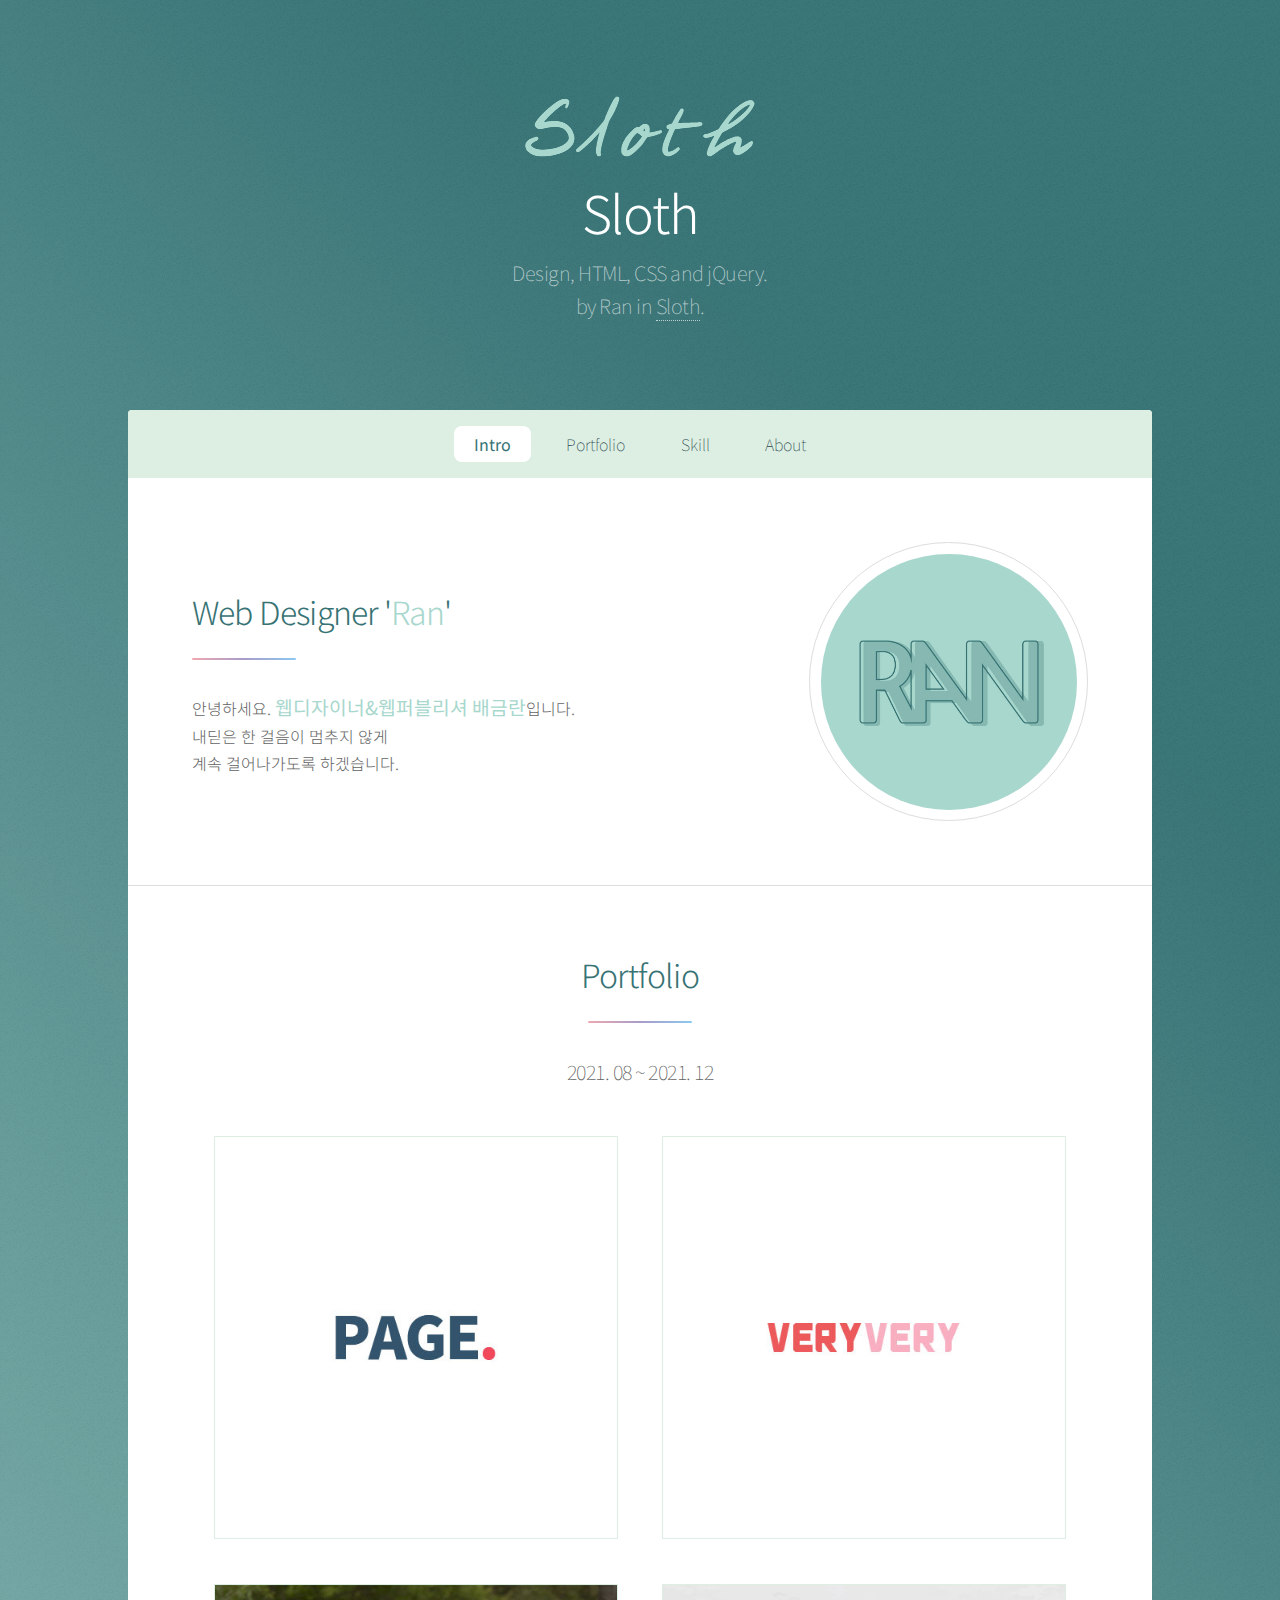
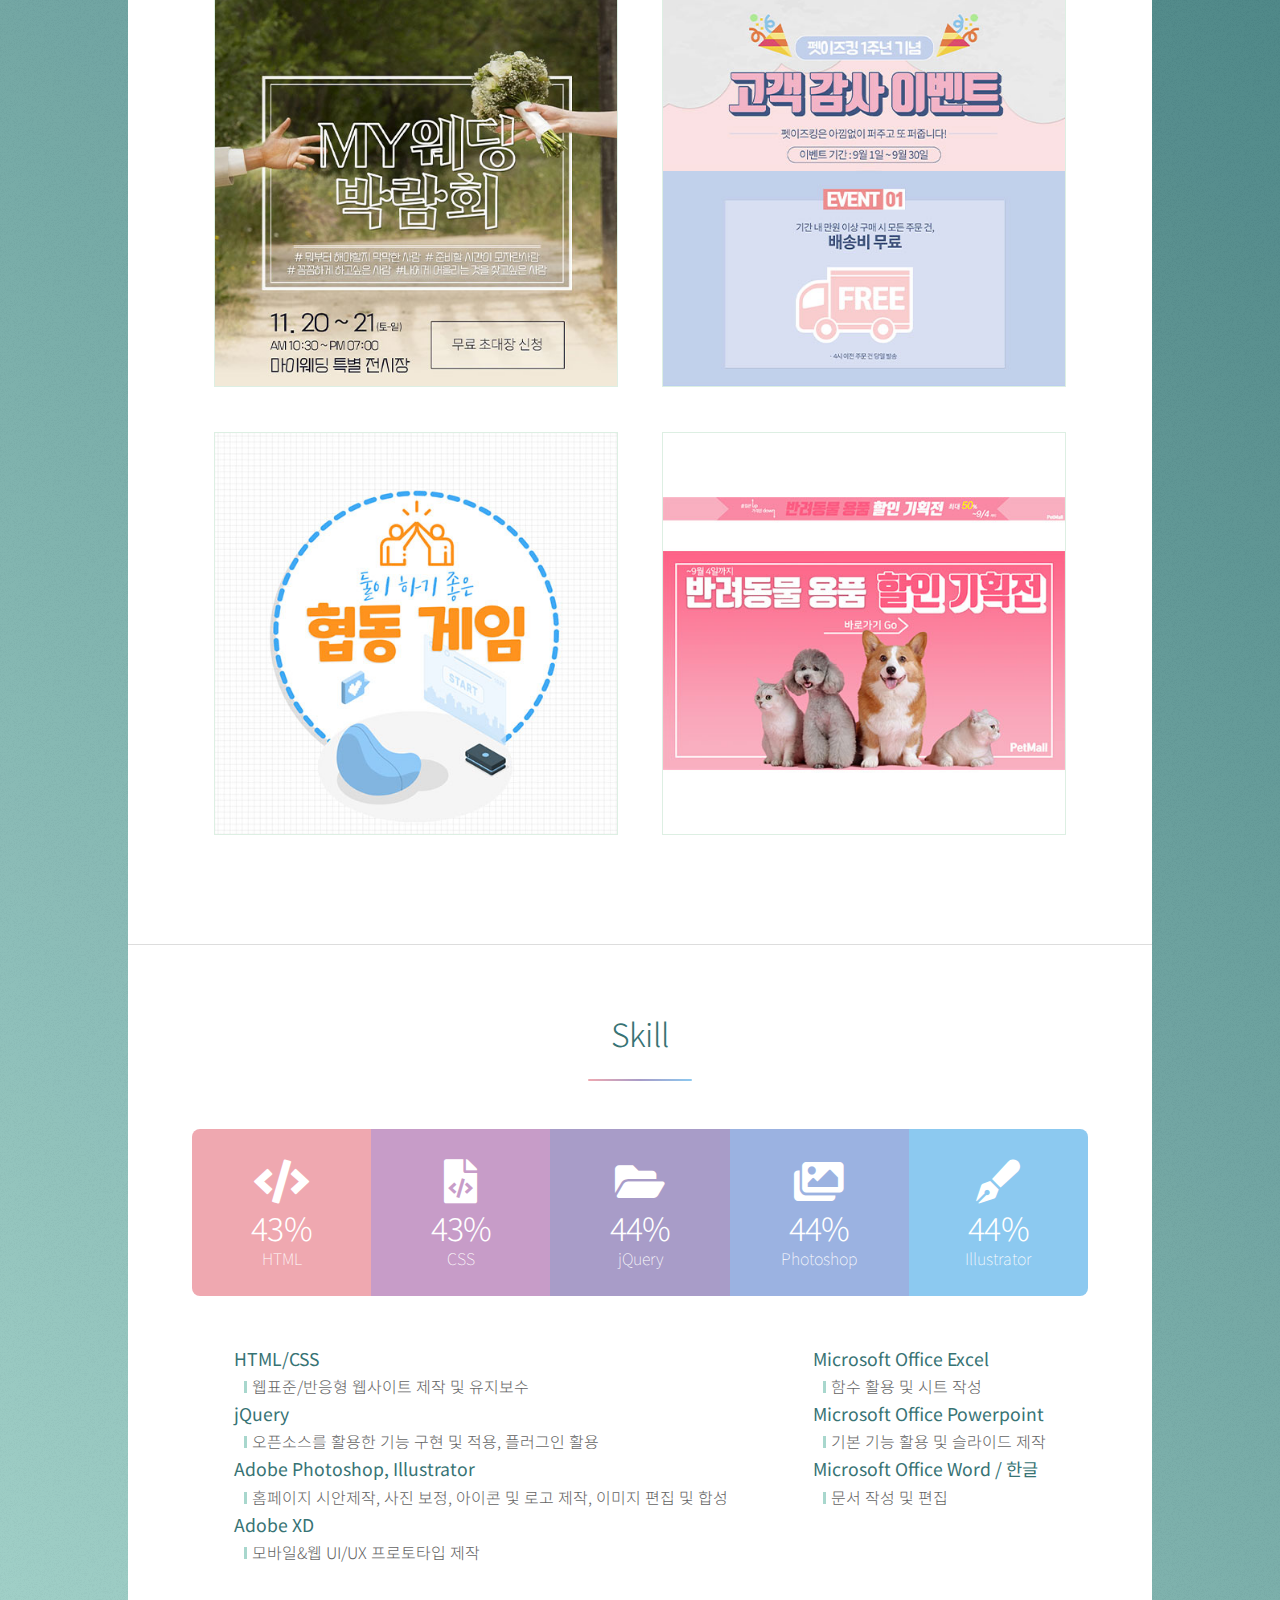
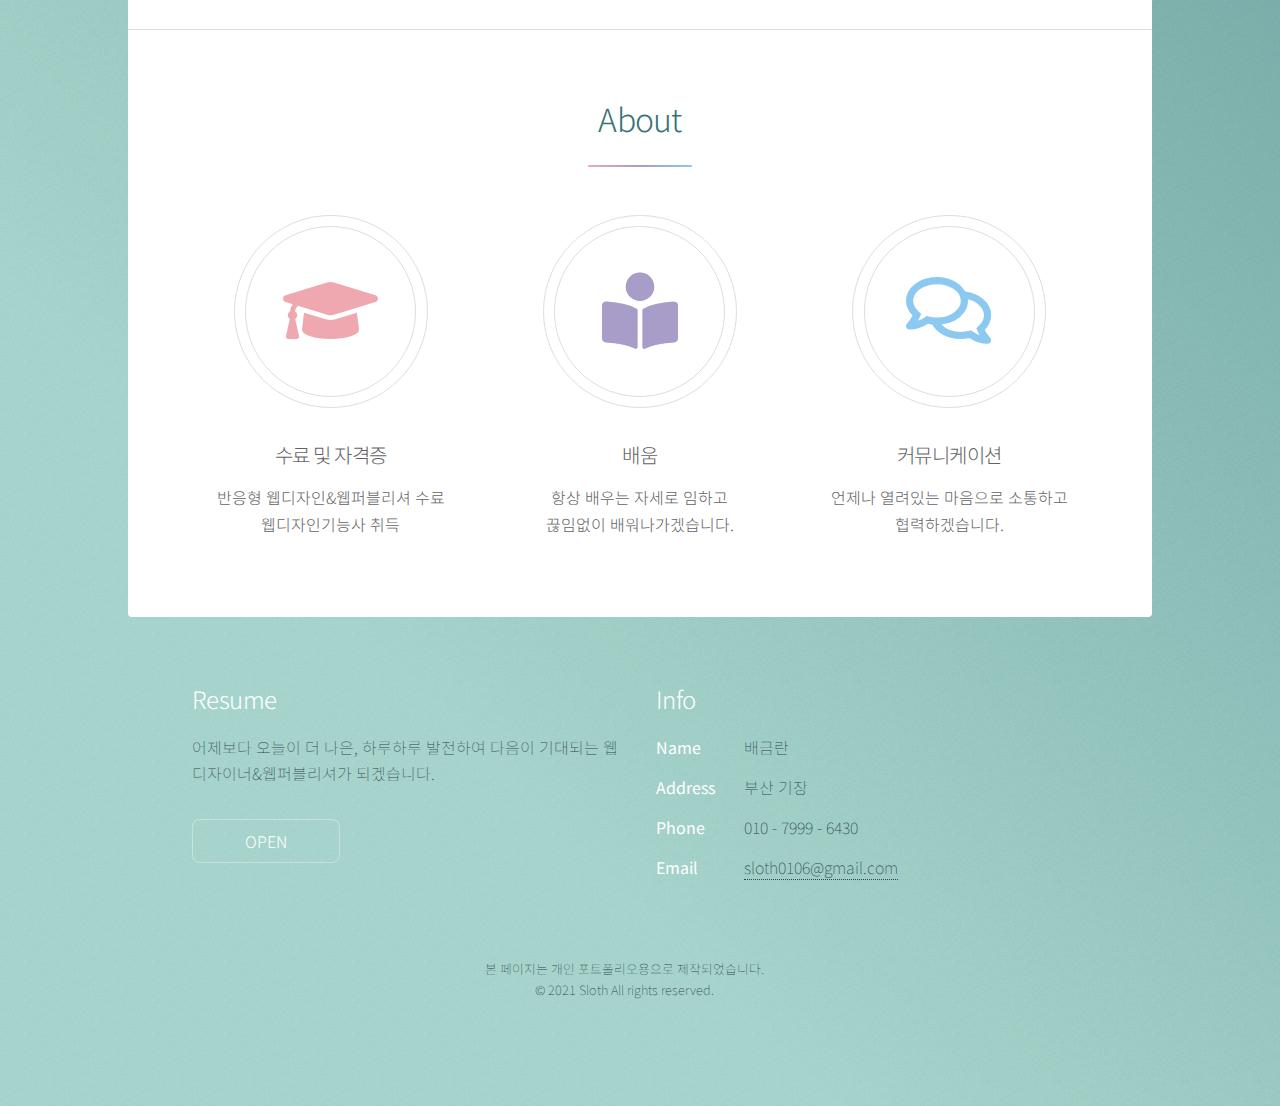
<file: index.html>
<!DOCTYPE HTML>
<!--
	Stellar by HTML5 UP
	html5up.net | @ajlkn
	Free for personal and commercial use under the CCA 3.0 license (html5up.net/license)
-->
<html>
	<head>
		<title>Sloth by Ran </title>
		<meta charset="utf-8" />
		<meta name="viewport" content="width=device-width, initial-scale=1, user-scalable=no" />
		<link rel="stylesheet" href="assets/css/main.css" />
		<noscript><link rel="stylesheet" href="assets/css/noscript.css" /></noscript>
		<link rel="stylesheet" href="assets/css/custom.css">
		<!-- Favicon-->
		<link rel="icon" type="image/x-icon" href="images/sloth_icon.ico">
	</head>
	<body class="is-preload">

		<!-- Wrapper -->
			<div id="wrapper">

				<!-- Header -->
					<header id="header" class="alt">
						<span class="logo"><img src="images/s_logo.png" alt="sloth logo" /></span>
						<h1>Sloth</h1>
						<p>Design, HTML, CSS and jQuery.<br />
						by Ran in <a href="index.html">Sloth</a>.</p>
					</header>

				<!-- Nav -->
					<nav id="nav">
						<ul>
							<li><a href="#intro" class="active">Intro</a></li>
							<li><a href="#portfolio">Portfolio</a></li>
							<li><a href="#skill">Skill</a></li>
							<li><a href="#about">About</a></li>
						</ul>
					</nav>

				<!-- Main -->
					<div id="main">

						<!-- Intro -->
							<section id="intro" class="main">
								<div class="spotlight">
									<div class="content">
										<header class="major">
											<h2>Web Designer '<span>Ran</span>'</h2>
										</header>
										<p class="f300">안녕하세요. <br class="brno"><span>웹디자이너&amp;웹퍼블리셔 배금란</span>입니다.<br>
											내딛은 한 걸음이 멈추지 않게<br>
											계속 걸어나가도록 하겠습니다.</p>
									</div>
									<span class="image"><img src="images/r_logo.jpg" alt="프로필 이미지" /></span>
								</div>
							</section>

						<!-- portfolio -->
							<section id="portfolio" class="main special">
								<header class="major">
									<h2>Portfolio</h2>
									<p>2021. 08 ~ 2021. 12</p>
								</header>
								<ul class="work">
									<li>
										<a href="portfolio1.html">
											<div class="imgBox"><img src="images/work_thumbnail01.jpg" alt="work 썸네일 이미지"></div>
											<div class="txtBox">
												<h3 class="work_tit">PAGE.</h3>
												<p class="work_txt f300">반응형 웹사이트</p>
											</div>
										</a>
									</li>
									<li>
										<a href="portfolio2.html">
											<div class="imgBox"><img src="images/work_thumbnail02.jpg" alt="work 썸네일 이미지"></div>
											<div class="txtBox">
												<h3 class="work_tit">VERYVERY</h3>
												<p class="work_txt f300">모바일 웹</p>
											</div>
										</a>
									</li>
									<li>
										<a href="portfolio3.html">
											<div class="imgBox"><img src="images/work_thumbnail03.jpg" alt="work 썸네일 이미지"></div>
											<div class="txtBox">
												<h3 class="work_tit">MY웨딩박람회</h3>
												<p class="work_txt f300">랜딩페이지</p>
											</div>
										</a>
									</li>
									<li>
										<a href="portfolio4.html">
											<div class="imgBox"><img src="images/work_thumbnail04.jpg" alt="work 썸네일 이미지"></div>
											<div class="txtBox">
												<h3 class="work_tit">펫이즈킹 이벤트</h3>
												<p class="work_txt f300">이벤트페이지</p>
											</div>
										</a>
									</li>
									<li>
										<a href="portfolio5.html">
											<div class="imgBox"><img src="images/work_thumbnail05.jpg" alt="work 썸네일 이미지"></div>
											<div class="txtBox">
												<h3 class="work_tit">협동게임 추천</h3>
												<p class="work_txt f300">카드뉴스</p>
											</div>
										</a>
									</li>
									<li>
										<a href="portfolio6.html">
											<div class="imgBox"><img src="images/work_thumbnail06.jpg" alt="work 썸네일 이미지"></div>
											<div class="txtBox">
												<h3 class="work_tit">PetMall 기획전</h3>
												<p class="work_txt f300">웹 배너</p>
											</div>
										</a>
									</li>
								</ul>
							</section>

							<!-- Skill -->
							<section id="skill" class="main special">
								<header class="major">
									<h2>Skill</h2>
									<!-- <p></p> -->
								</header>
								<ul class="statistics">
									<li class="style1">
										<span class="icon solid fa-code"></span>
										<strong><span class="cl90">90</span>%</strong> HTML
									</li>
									<li class="style2">
										<span class="icon solid fa-file-code"></span>
										<strong><span class="cl90">90</span>%</strong> CSS
									</li>
									<li class="style3">
										<span class="icon solid fa-folder-open"></span>
										<strong><span class="cl80">80</span>%</strong> jQuery
									</li>
									<li class="style4">
										<span class="icon solid fa-images"></span>
										<strong><span class="cl80">80</span>%</strong> Photoshop
									</li>
									<li class="style5">
										<span class="icon solid fa-pen-fancy"></span>
										<strong><span class="cl80">80</span>%</strong> Illustrator
									</li>
								</ul>
								<div class="sk_info">
									<div class="sk_ifL">
										<ul>
											<li><strong>HTML&#47;CSS</strong><span>웹표준&#47;반응형 웹사이트 제작 및 유지보수</span></li>
											<li><strong>jQuery</strong><span>오픈소스를 활용한 기능 구현 및 적용, 플러그인 활용</span></li>
											<li><strong>Adobe Photoshop, Illustrator</strong><span>홈페이지 시안제작, 사진 보정, 아이콘 및 로고 제작, 이미지 편집 및 합성</span></li>
											<li><strong>Adobe XD</strong><span>모바일&amp;웹 UI&#47;UX 프로토타입 제작</span></li>
										</ul>
									</div>
									<div class="sk_ifR">
										<ul>
											<li><strong>Microsoft Office Excel</strong><span>함수 활용 및 시트 작성</span></li>
											<li><strong>Microsoft Office Powerpoint</strong><span>기본 기능 활용 및 슬라이드 제작</span></li>
											<li><strong>Microsoft Office Word &#47; 한글</strong><span>문서 작성 및 편집</span></li>
										</ul>
									</div>
								</div>							
							</section>

						<!-- About -->
							<section id="about" class="main special">
								<header class="major">
									<h2>About</h2>
								</header>
								<ul class="features">
									<li>
										<span class="icon solid major style1 fa-graduation-cap"></span>
										<h3>수료 및 자격증</h3>
										<p class="f300">반응형 웹디자인&amp;웹퍼블리셔 수료<br>
										웹디자인기능사 취득 </p>
									</li>
									<li>
										<span class="icon major style3 solid fa-book-reader"></span>
										<h3>배움</h3>
										<p class="f300">항상 배우는 자세로 임하고<br>끊임없이 배워나가겠습니다.</p>
									</li>
									<li>
										<span class="icon major style5 fa-comments"></span>
										<h3>커뮤니케이션</h3>
										<p class="f300">언제나 열려있는 마음으로 소통하고<br>협력하겠습니다.</p>
									</li>
								</ul>
							</section>

					</div>

				<!-- Footer -->
					<footer id="footer">
						<section>
							<h2>Resume</h2>
							<p>어제보다 오늘이 더 나은, 하루하루 발전하여 다음이 기대되는 웹디자이너&amp;웹퍼블리셔가 되겠습니다.</p>
							<ul class="actions">
								<li><a href="https://sloth1117.github.io/link/resume.pdf" target="_blank" class="button">OPEN</a></li>
							</ul>
						</section>
						<section>
							<h2>Info</h2>
							<dl class="alt">
								<dt>Name</dt>
								<dd>배금란</dd>
								<dt>Address</dt>
								<dd>부산 기장</dd>
								<dt>Phone</dt>
								<dd>010 &#45; 7999 &#45; 6430</dd>
								<dt>Email</dt>
								<dd><a href="#">sloth0106@gmail.com</a></dd>
							</dl>
						</section>
						<p class="copyright">
							본 페이지는 개인 포트폴리오용으로 제작되었습니다.<br>
							&copy; 2021 Sloth All rights reserved.
						</p>
					</footer>
					<button type="button" class="goTop">TOP</button>
			</div>

		<!-- Scripts -->
			<script src="assets/js/jquery.min.js"></script>
			<script src="assets/js/jquery.scrollex.min.js"></script>
			<script src="assets/js/jquery.scrolly.min.js"></script>
			<script src="assets/js/browser.min.js"></script>
			<script src="assets/js/breakpoints.min.js"></script>
			<script src="assets/js/jquery.bpopup.min.js"></script>
			<script src="assets/js/jquery.animateNumber.min.js"></script>
			<script src="assets/js/jquery.easing.1.3.js"></script>
			<script src="assets/js/util.js"></script>
			<script src="assets/js/main.js"></script>
			<script src="assets/js/custom.js"></script>
	</body>
</html>
</file>
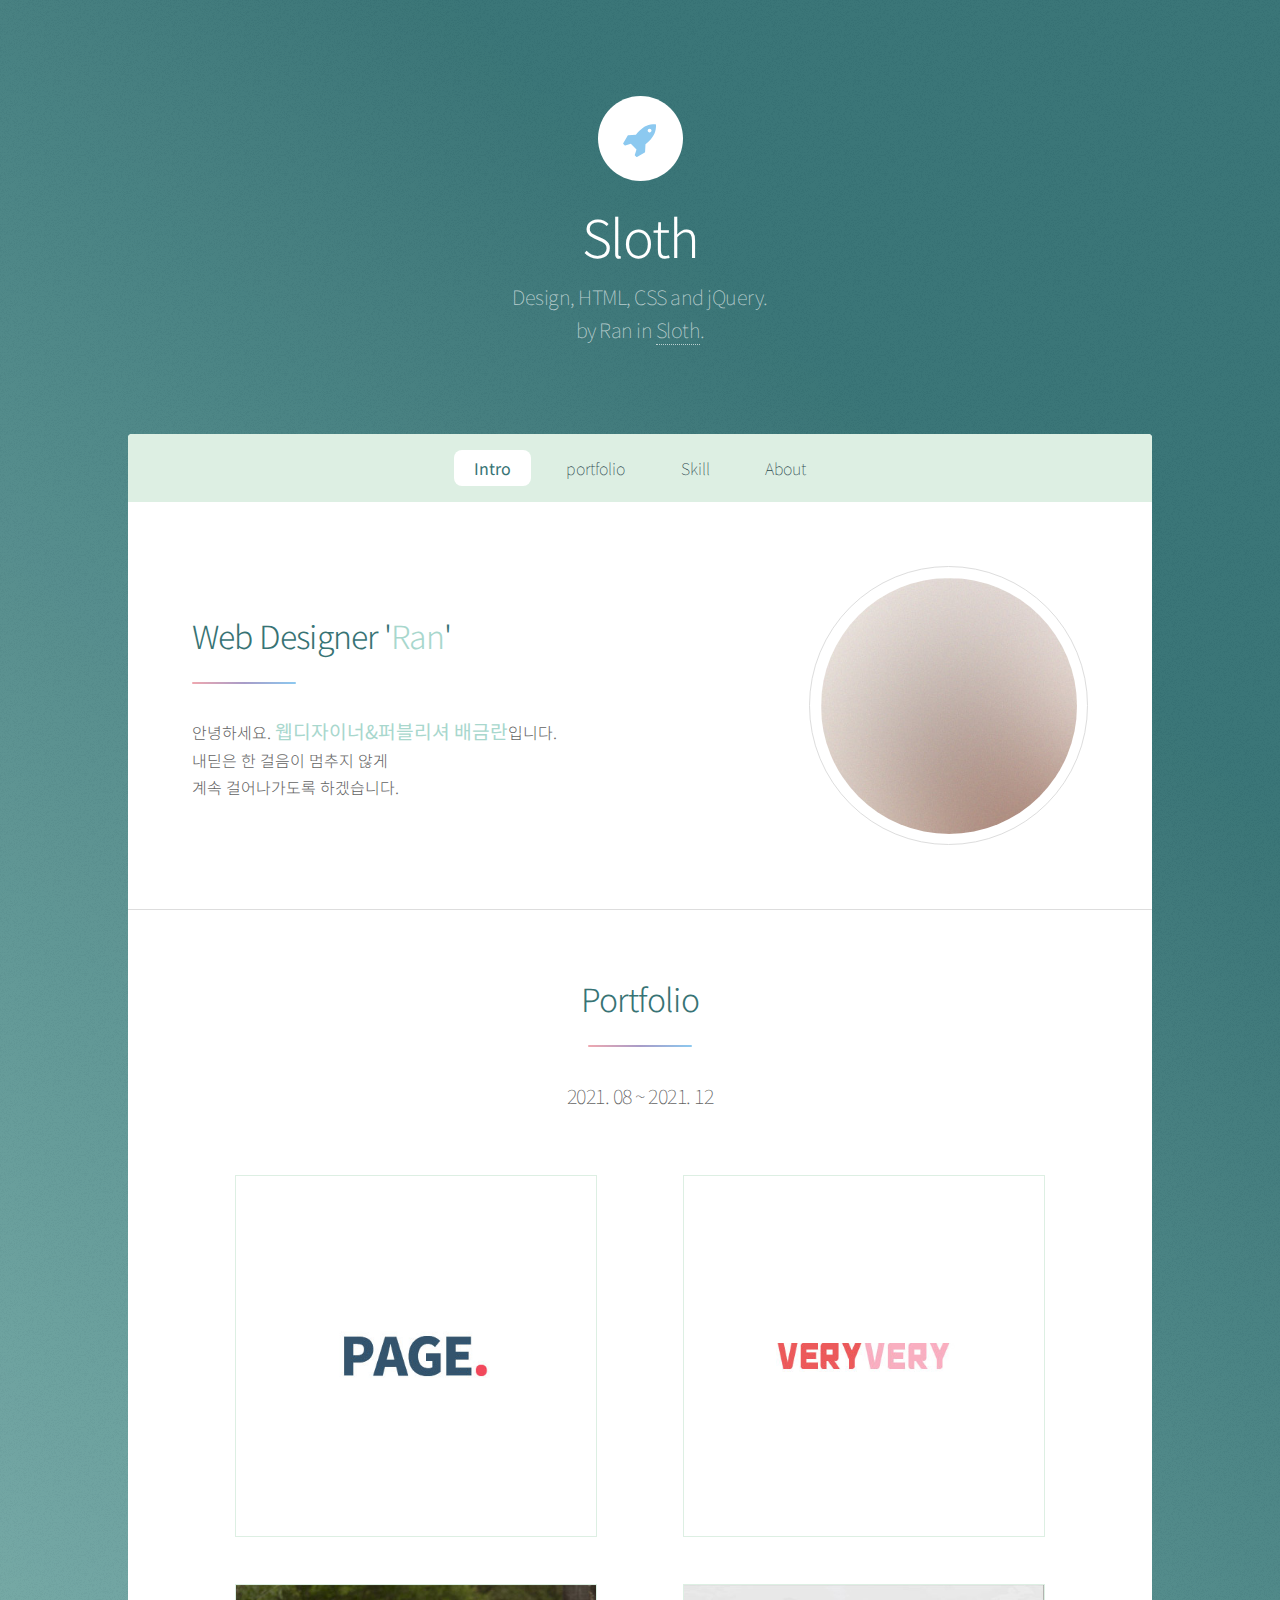
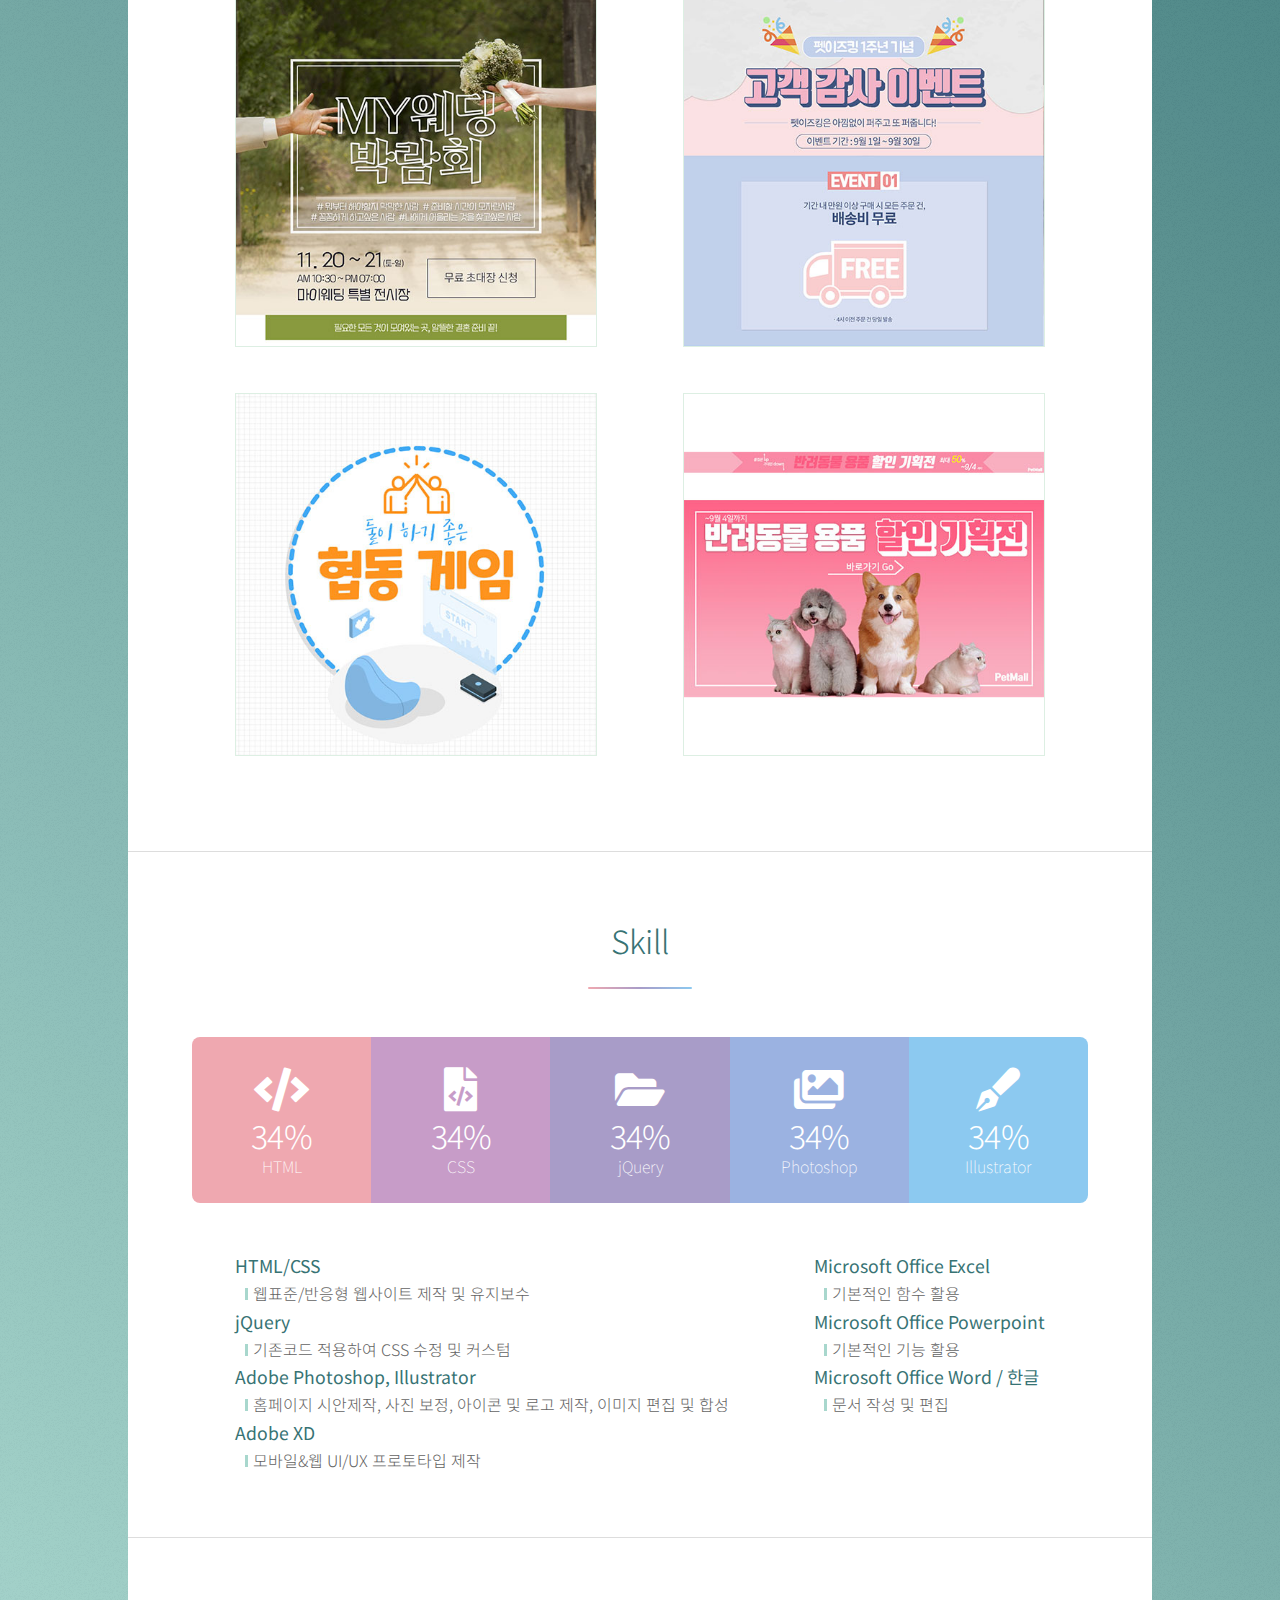
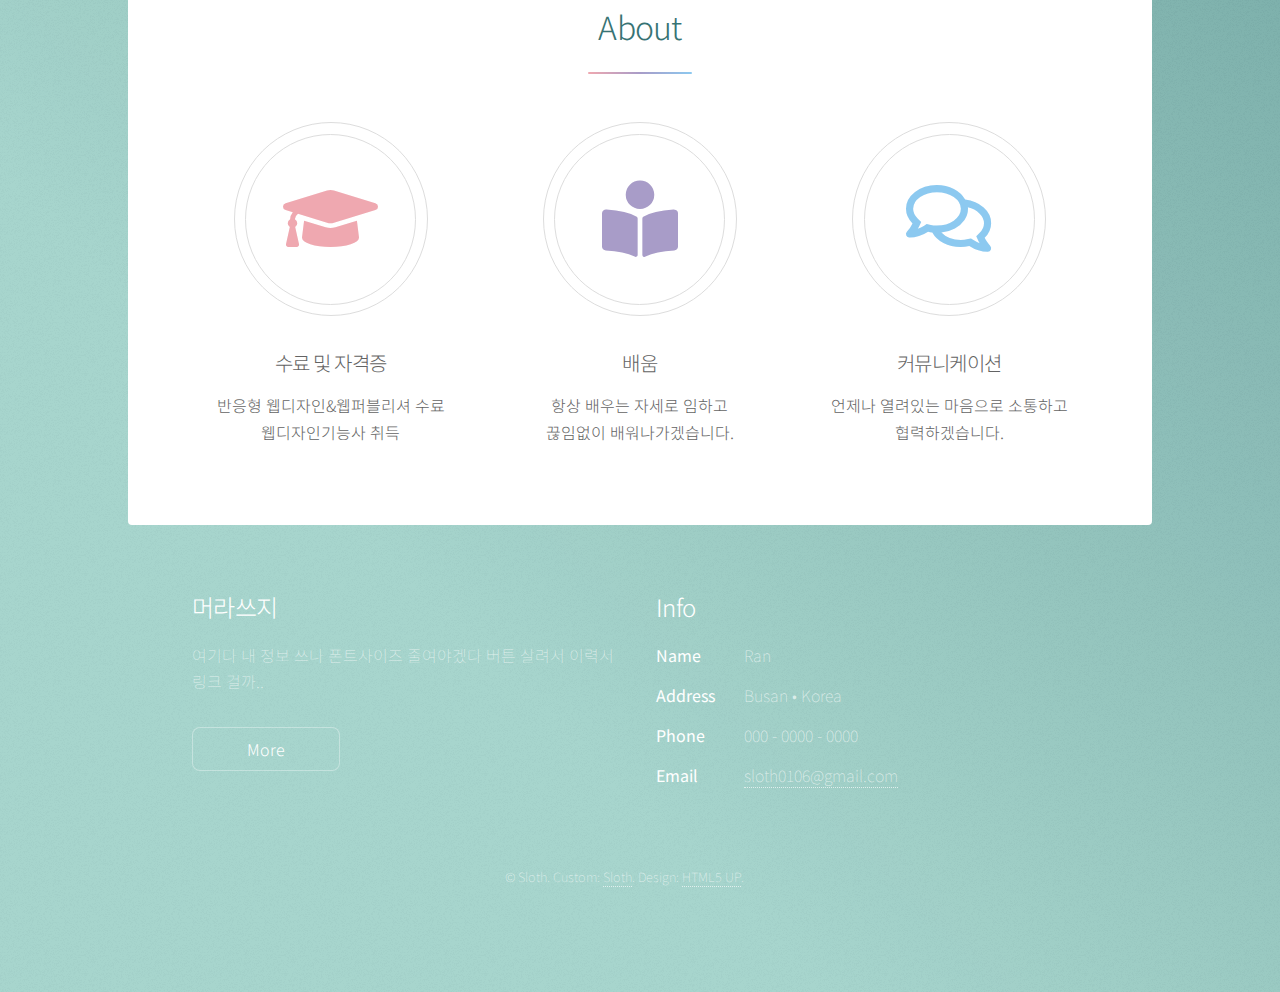
<file: sloth/index.html>
<!DOCTYPE HTML>
<!--
	Stellar by HTML5 UP
	html5up.net | @ajlkn
	Free for personal and commercial use under the CCA 3.0 license (html5up.net/license)
-->
<html>
	<head>
		<title>Sloth by Ran </title>
		<meta charset="utf-8" />
		<meta name="viewport" content="width=device-width, initial-scale=1, user-scalable=no" />
		<link rel="stylesheet" href="assets/css/main.css" />
		<noscript><link rel="stylesheet" href="assets/css/noscript.css" /></noscript>
		<link rel="stylesheet" href="assets/css/custom.css">
		<!-- Favicon-->
		<link rel="icon" type="image/x-icon" href="images/sloth_icon.ico">
	</head>
	<body class="is-preload">

		<!-- Wrapper -->
			<div id="wrapper">

				<!-- Header -->
					<header id="header" class="alt">
						<span class="logo"><img src="images/logo.svg" alt="sloth logo" /></span>
						<h1>Sloth</h1>
						<p>Design, HTML, CSS and jQuery.<br />
						by Ran in <a href="index.html">Sloth</a>.</p>
					</header>

				<!-- Nav -->
					<nav id="nav">
						<ul>
							<li><a href="#intro" class="active">Intro</a></li>
							<li><a href="#first">portfolio</a></li>
							<li><a href="#skill">Skill</a></li>
							<li><a href="#about">About</a></li>
						</ul>
					</nav>

				<!-- Main -->
					<div id="main">

						<!-- Intro -->
							<section id="intro" class="main">
								<div class="spotlight">
									<div class="content">
										<header class="major">
											<h2>Web Designer '<span>Ran</span>'</h2>
										</header>
										<p class="f300">안녕하세요. <br class="brno"><span>웹디자이너&amp;퍼블리셔 배금란</span>입니다.<br>
											내딛은 한 걸음이 멈추지 않게<br>
											계속 걸어나가도록 하겠습니다.</p>
									</div>
									<span class="image"><img src="images/pic01.jpg" alt="" /></span>
								</div>
							</section>

						<!-- portfolio -->
							<section id="portfolio" class="main special">
								<header class="major">
									<h2>Portfolio</h2>
									<p>2021. 08 ~ 2021. 12</p>
								</header>
								<ul class="work">
									<li>
										<a href="portfolio1.html">
											<div class="imgBox"><img src="images/work_thumbnail01.jpg" alt="work 썸네일 이미지"></div>
											<div class="txtBox">
												<h3 class="work_tit">PAGE.</h3>
												<p class="work_txt f300">반응형 웹사이트</p>
											</div>
										</a>
									</li>
									<li>
										<a href="portfolio2.html">
											<div class="imgBox"><img src="images/work_thumbnail02.jpg" alt="work 썸네일 이미지"></div>
											<div class="txtBox">
												<h3 class="work_tit">VeryVery</h3>
												<p class="work_txt f300">모바일 웹</p>
											</div>
										</a>
									</li>
									<li>
										<a href="portfolio3.html">
											<div class="imgBox"><img src="images/work_thumbnail03.jpg" alt="work 썸네일 이미지"></div>
											<div class="txtBox">
												<h3 class="work_tit">MY웨딩박람회</h3>
												<p class="work_txt f300">랜딩페이지</p>
											</div>
										</a>
									</li>
									<li>
										<a href="portfolio4.html">
											<div class="imgBox"><img src="images/work_thumbnail04.jpg" alt="work 썸네일 이미지"></div>
											<div class="txtBox">
												<h3 class="work_tit">펫이즈킹 이벤트</h3>
												<p class="work_txt f300">이벤트페이지</p>
											</div>
										</a>
									</li>
									<li>
										<a href="portfolio5.html">
											<div class="imgBox"><img src="images/work_thumbnail05.jpg" alt="work 썸네일 이미지"></div>
											<div class="txtBox">
												<h3 class="work_tit">협동게임 추천</h3>
												<p class="work_txt f300">카드뉴스</p>
											</div>
										</a>
									</li>
									<li>
										<a href="portfolio6.html">
											<div class="imgBox"><img src="images/work_thumbnail06.jpg" alt="work 썸네일 이미지"></div>
											<div class="txtBox">
												<h3 class="work_tit">PetMall 기획전</h3>
												<p class="work_txt f300">웹 배너</p>
											</div>
										</a>
									</li>
								</ul>
							</section>

						<!-- Skill -->
							<section id="skill" class="main special">
								<header class="major">
									<h2>Skill</h2>
									<!-- <p></p> -->
								</header>
								<ul class="statistics">
									<li class="style1">
										<span class="icon solid fa-code"></span>
										<strong><span class="cl80">80</span>%</strong> HTML
									</li>
									<li class="style2">
										<span class="icon solid fa-file-code"></span>
										<strong><span class="cl80">80</span>%</strong> CSS
									</li>
									<li class="style3">
										<span class="icon solid fa-folder-open"></span>
										<strong><span class="cl70">70</span>%</strong> jQuery
									</li>
									<li class="style4">
										<span class="icon solid fa-images"></span>
										<strong><span class="cl70">70</span>%</strong> Photoshop
									</li>
									<li class="style5">
										<span class="icon solid fa-pen-fancy"></span>
										<strong><span class="cl70">70</span>%</strong> Illustrator
									</li>
								</ul>
								<div class="sk_info">
									<div class="sk_ifL">
										<ul>
											<li><strong>HTML&#47;CSS</strong><span>웹표준&#47;반응형 웹사이트 제작 및 유지보수</span></li>
											<li><strong>jQuery</strong><span>기존코드 적용하여 CSS 수정 및 커스텀</span></li>
											<li><strong>Adobe Photoshop, Illustrator</strong><span>홈페이지 시안제작, 사진 보정, 아이콘 및 로고 제작, 이미지 편집 및 합성</span></li>
											<li><strong>Adobe XD</strong><span>모바일&amp;웹 UI&#47;UX 프로토타입 제작</span></li>
										</ul>
									</div>
									<div class="sk_ifR">
										<ul>
											<li><strong>Microsoft Office Excel</strong><span>기본적인 함수 활용</span></li>
											<li><strong>Microsoft Office Powerpoint</strong><span>기본적인 기능 활용</span></li>
											<li><strong>Microsoft Office Word &#47; 한글</strong><span>문서 작성 및 편집</span></li>
										</ul>
									</div>
								</div>							
							</section>

						<!-- About -->
							<section id="about" class="main special">
								<header class="major">
									<h2>About</h2>
								</header>
								<ul class="features">
									<li>
										<span class="icon solid major style1 fa-graduation-cap"></span>
										<h3>수료 및 자격증</h3>
										<p class="f300">반응형 웹디자인&amp;웹퍼블리셔 수료<br>
										웹디자인기능사 취득 </p>
									</li>
									<li>
										<span class="icon major style3 solid fa-book-reader"></span>
										<h3>배움</h3>
										<p class="f300">항상 배우는 자세로 임하고<br>끊임없이 배워나가겠습니다.</p>
									</li>
									<li>
										<span class="icon major style5 fa-comments"></span>
										<h3>커뮤니케이션</h3>
										<p class="f300">언제나 열려있는 마음으로 소통하고<br>협력하겠습니다.</p>
									</li>
								</ul>
							</section>

					</div>

				<!-- Footer -->
					<footer id="footer">
						<section>
							<h2>머라쓰지</h2>
							<p>여기다 내 정보 쓰나 폰트사이즈 줄여야겠다 버튼 살려서 이력서 링크 걸까..</p>
							<ul class="actions">
								<li><a href="#" class="button">More</a></li>
							</ul>
						</section>
						<section>
							<h2>Info</h2>
							<dl class="alt">
								<dt>Name</dt>
								<dd>Ran</dd>
								<dt>Address</dt>
								<dd>Busan &bull; Korea</dd>
								<dt>Phone</dt>
								<dd>000 - 0000 - 0000</dd>
								<dt>Email</dt>
								<dd><a href="#">sloth0106@gmail.com</a></dd>
							</dl>
						</section>
						<p class="copyright">&copy; Sloth. Custom: <a href="index.html">Sloth</a>. Design: <a href="https://html5up.net">HTML5 UP</a>.</p>
					</footer>

			</div>

		<!-- Scripts -->
			<script src="assets/js/jquery.min.js"></script>
			<script src="assets/js/jquery.scrollex.min.js"></script>
			<script src="assets/js/jquery.scrolly.min.js"></script>
			<script src="assets/js/browser.min.js"></script>
			<script src="assets/js/breakpoints.min.js"></script>
			<script src="assets/js/jquery.bpopup.min.js"></script>
			<script src="assets/js/jquery.animateNumber.min.js"></script>
			<script src="assets/js/jquery.easing.1.3.js"></script>
			<script src="assets/js/util.js"></script>
			<script src="assets/js/main.js"></script>
			<script src="assets/js/custom.js"></script>
	</body>
</html>
</file>
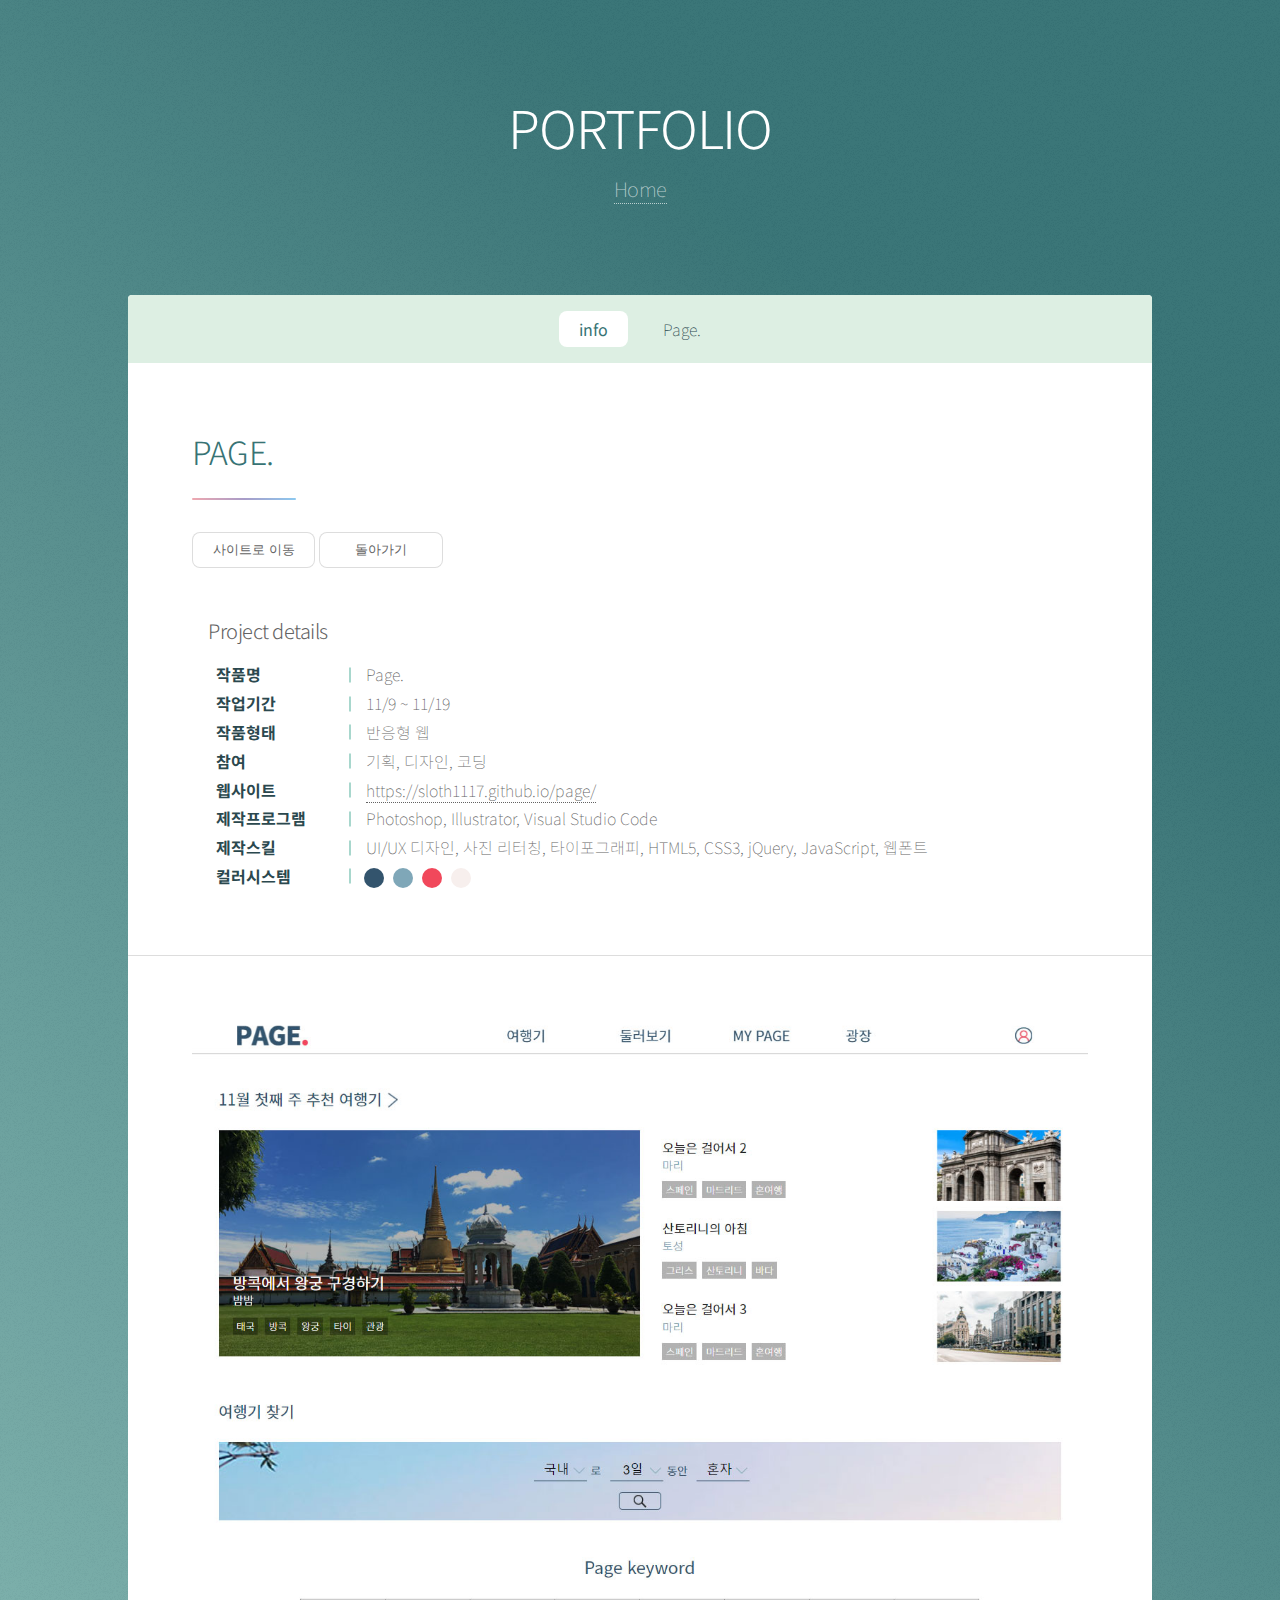
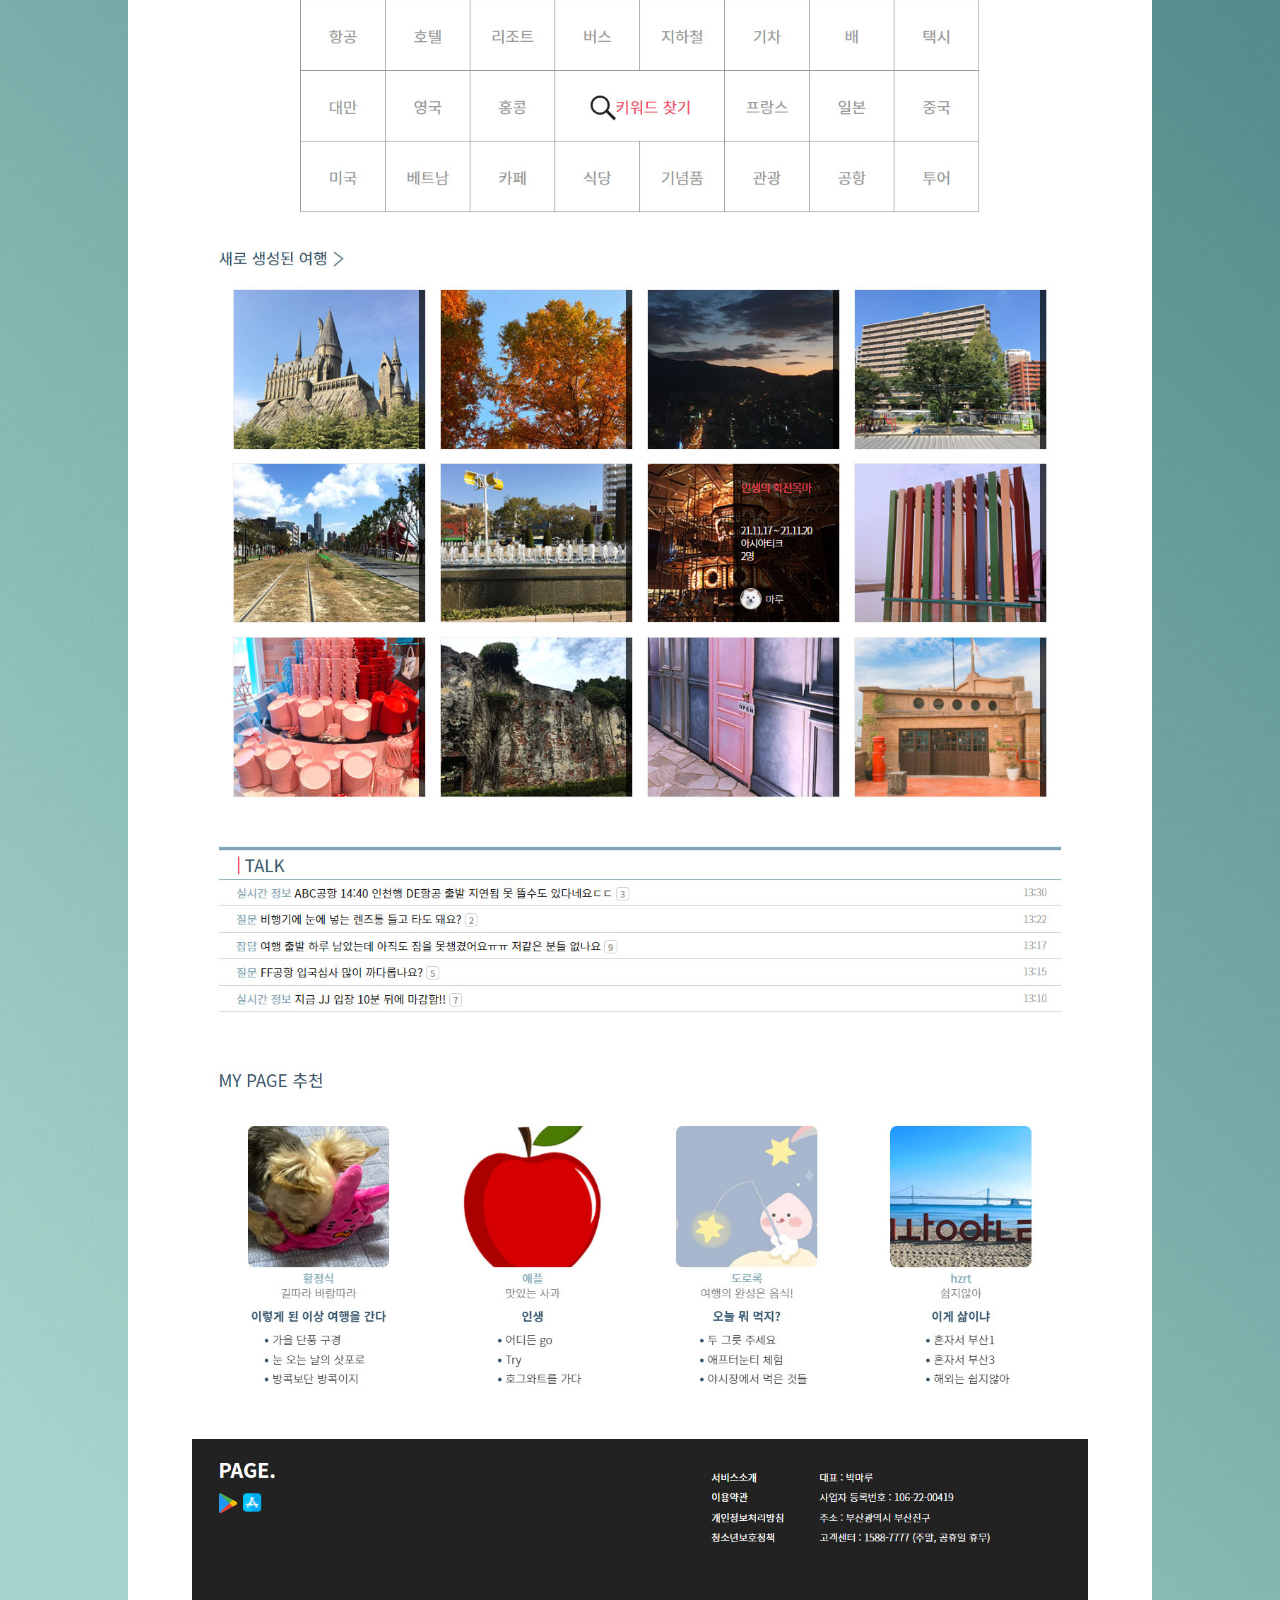
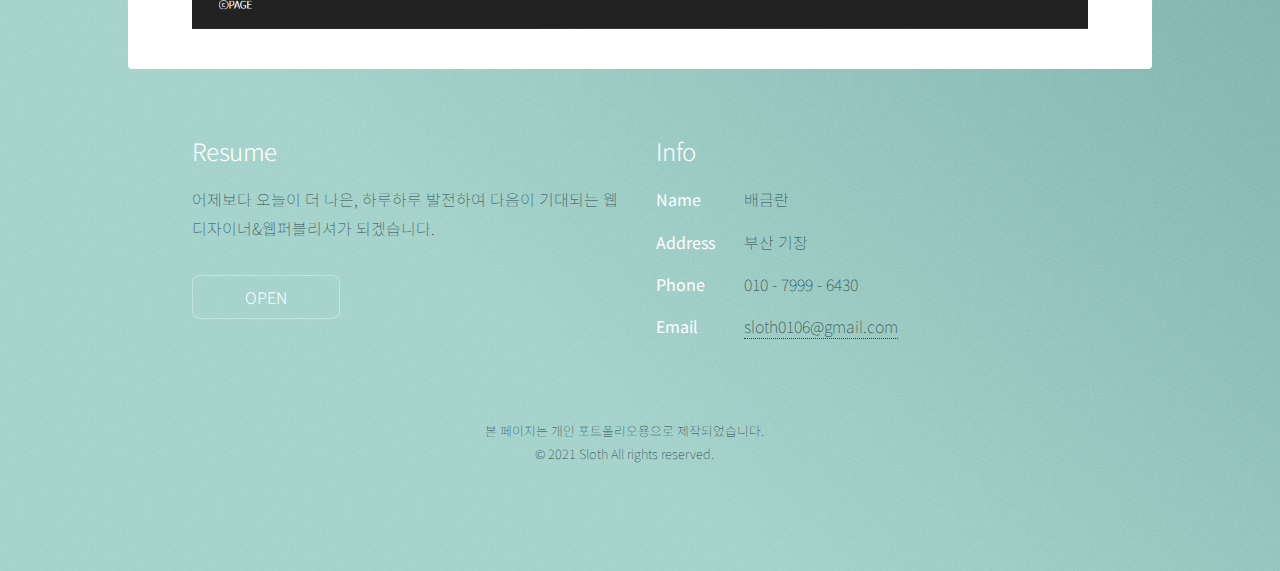
<file: portfolio1.html>
<!DOCTYPE HTML>
<!--
	Stellar by HTML5 UP
	html5up.net | @ajlkn
	Free for personal and commercial use under the CCA 3.0 license (html5up.net/license)
-->
<html>
	<head>
		<title>Sloth by Ran </title>
		<meta charset="utf-8" />
		<meta name="viewport" content="width=device-width, initial-scale=1, user-scalable=no" />
		<link rel="stylesheet" href="assets/css/main.css" />
		<noscript><link rel="stylesheet" href="assets/css/noscript.css" /></noscript>
		<link rel="stylesheet" href="assets/css/swiper-bundle.min.css">
		<link rel="stylesheet" href="assets/css/custom.css">
    <link rel="stylesheet" href="assets/css/sub_custom.css">
		<!-- Favicon-->
		<link rel="icon" type="image/x-icon" href="images/sloth_icon.ico">
	</head>
	<body class="is-preload">

		<!-- Wrapper -->
			<div id="wrapper">

				<!-- Header -->
					<header id="header" class="alt">
						<h1>PORTFOLIO</h1>
						<p><a href="index.html">Home</a></p>
					</header>

        <!-- Nav -->
        <nav id="nav">
          <ul>
            <li><a href="#pf_info" class="active">info</a></li>
            <li><a href="#pf_more">Page.</a></li>
          </ul>
        </nav>

				<!-- Main -->
					<div id="main">

						<!-- portfolio info -->
							<section id="pf_info" class="main">
								<header class="major">
                  <h2>PAGE.</h2>
                  <div class="btnBox">
                    <a href="https://sloth1117.github.io/page/" class="pf_go" target="_blank">
                      <button type="button">사이트로 이동</button>
                    </a>
                    <button type="button" class="back">돌아가기</button>
                  </div>
                </header>
                <div class="pf_info">
                  <ul>
                    <h3>Project details</h3>
                    <li><strong>작품명</strong>Page.</li>
                    <li><strong>작업기간</strong>11/9 ~ 11/19</li>
                    <li><strong>작품형태</strong>반응형 웹</li>
                    <li><strong>참여</strong>기획, 디자인, 코딩</li>
                    <li><strong>웹사이트</strong><a href="https://sloth1117.github.io/page/" target="_blank">https://sloth1117.github.io/page/</a></li>
                    <li><strong>제작프로그램</strong>Photoshop, Illustrator, Visual Studio Code</li>
                    <li><strong>제작스킬</strong>UI/UX 디자인, 사진 리터칭, 타이포그래피, HTML5, CSS3, jQuery, JavaScript, 웹폰트 </li>
                    <li class="colors"><strong>컬러시스템</strong>
											<ul class="cos">
												<li class="p_cos1"></li>
												<li class="p_cos2"></li>
												<li class="p_cos3"></li>
												<li class="p_cos4"></li>
											</ul>
										</li>
                  </ul>
                </div>
							</section>

							<!-- portfolio detail -->
							<section id="pf_more" class="main">
								<div class="imgBox">
									<img src="images/sub_portfolio/page_main_pc.jpg" alt="">
								</div>
							</section>
					</div>

				<!-- Footer -->
				<footer id="footer">
					<section>
						<h2>Resume</h2>
						<p>어제보다 오늘이 더 나은, 하루하루 발전하여 다음이 기대되는 웹디자이너&amp;웹퍼블리셔가 되겠습니다.</p>
						<ul class="actions">
							<li><a href="https://sloth1117.github.io/link/resume.pdf" target="_blank" class="button">OPEN</a></li>
						</ul>
					</section>
					<section>
						<h2>Info</h2>
						<dl class="alt">
							<dt>Name</dt>
							<dd>배금란</dd>
							<dt>Address</dt>
							<dd>부산 기장</dd>
							<dt>Phone</dt>
							<dd>010 &#45; 7999 &#45; 6430</dd>
							<dt>Email</dt>
							<dd><a href="#">sloth0106@gmail.com</a></dd>
						</dl>
					</section>
					<p class="copyright">
						본 페이지는 개인 포트폴리오용으로 제작되었습니다.<br>
						&copy; 2021 Sloth All rights reserved.
					</p>
				</footer>
				<button type="button" class="goTop">TOP</button>
		</div>

		<!-- Scripts -->
			<script src="assets/js/jquery.min.js"></script>
			<script src="assets/js/jquery.scrollex.min.js"></script>
			<script src="assets/js/jquery.scrolly.min.js"></script>
			<script src="assets/js/browser.min.js"></script>
			<script src="assets/js/breakpoints.min.js"></script>
			<script src="assets/js/swiper-bundle.min.js"></script>
			<script src="assets/js/util.js"></script>
			<script src="assets/js/main.js"></script>
			<script src="assets/js/custom.js"></script>
			<script src="assets/js/costom2.js"></script>
	</body>
</html>
</file>
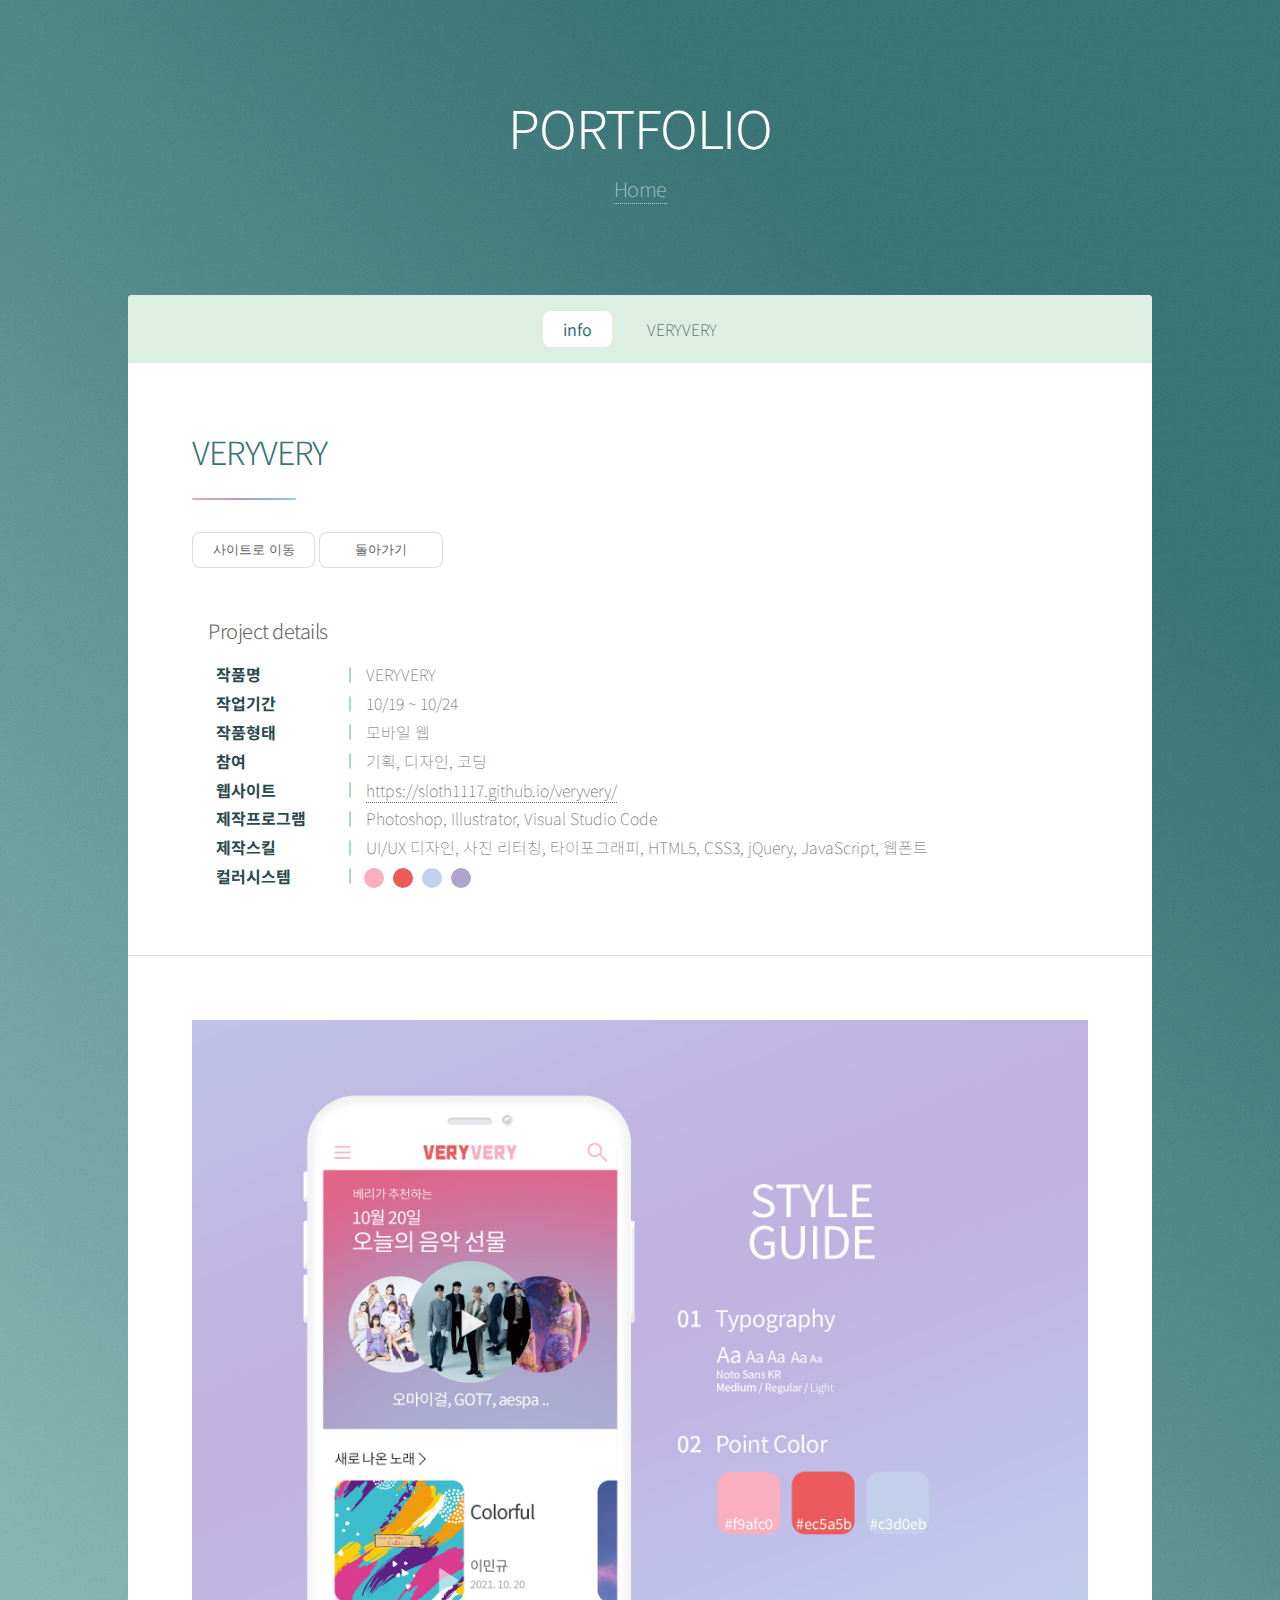
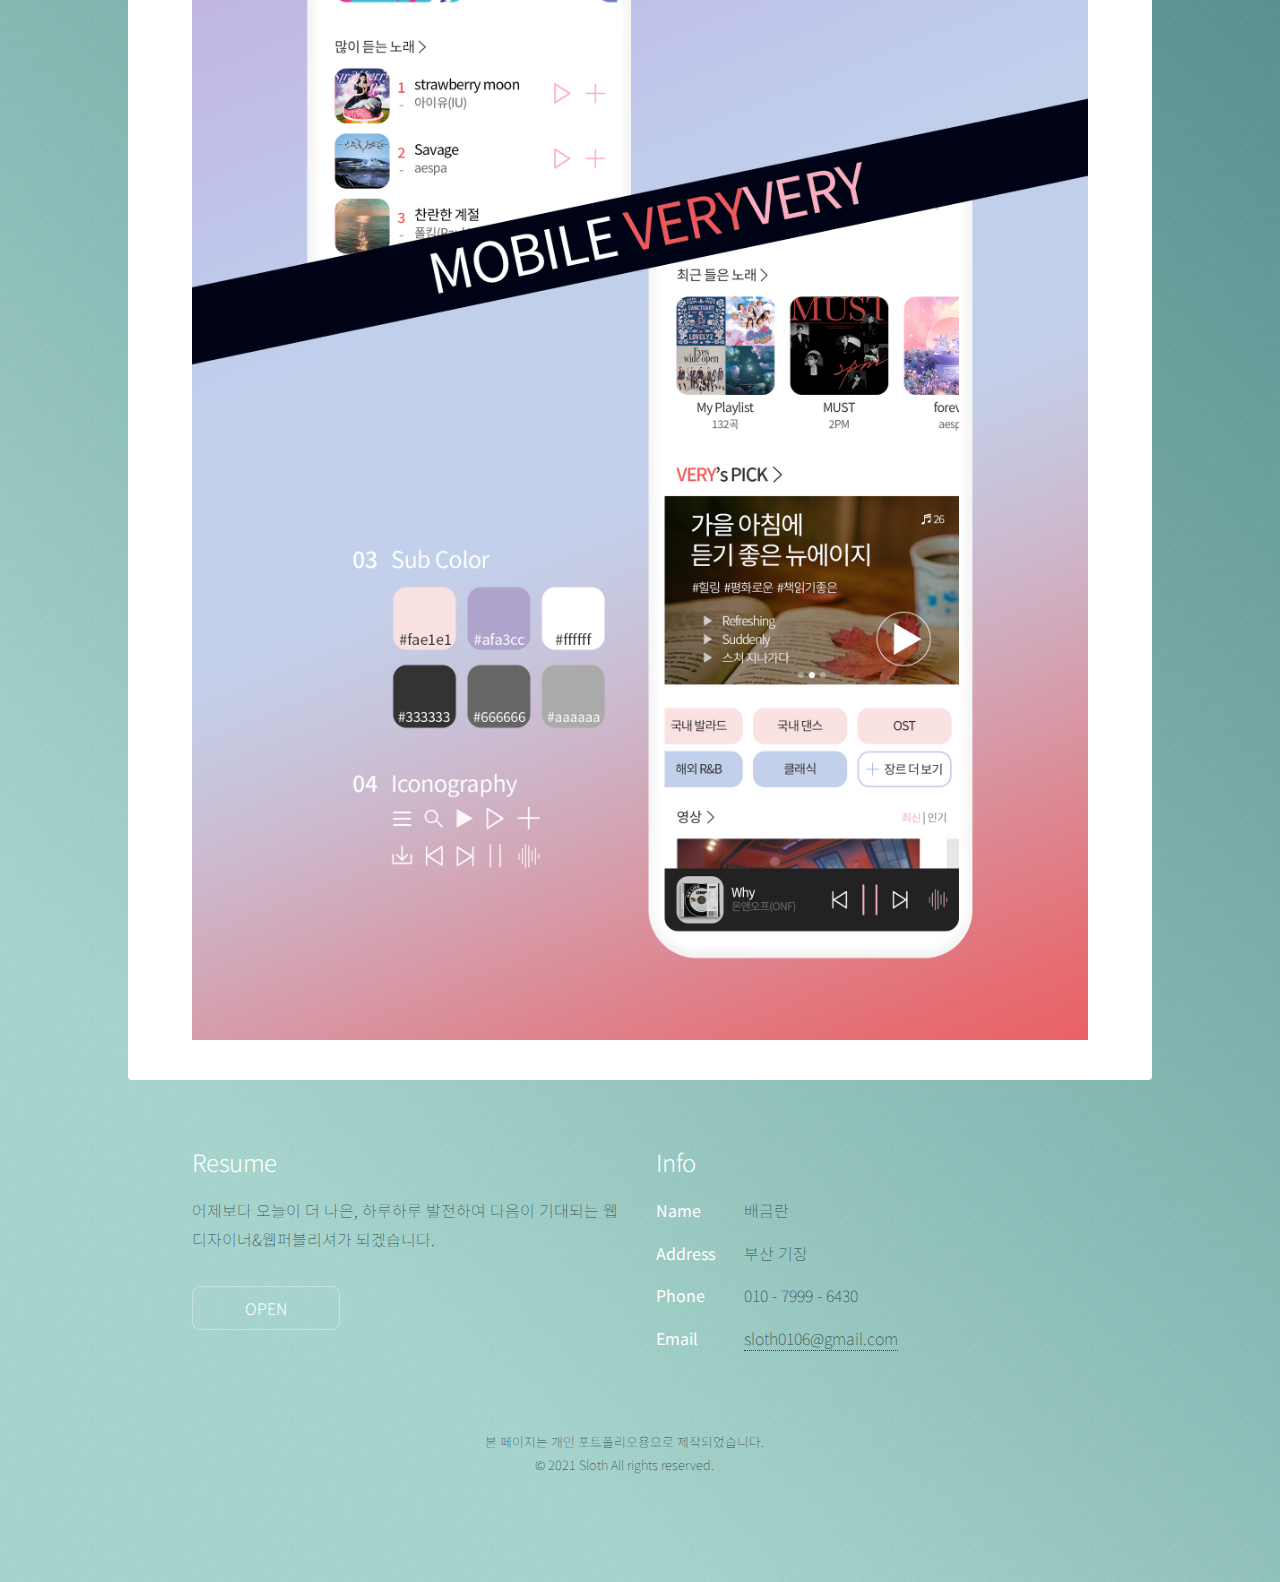
<file: portfolio2.html>
<!DOCTYPE HTML>
<!--
	Stellar by HTML5 UP
	html5up.net | @ajlkn
	Free for personal and commercial use under the CCA 3.0 license (html5up.net/license)
-->
<html>
	<head>
		<title>Sloth by Ran </title>
		<meta charset="utf-8" />
		<meta name="viewport" content="width=device-width, initial-scale=1, user-scalable=no" />
		<link rel="stylesheet" href="assets/css/main.css" />
		<noscript><link rel="stylesheet" href="assets/css/noscript.css" /></noscript>
		<link rel="stylesheet" href="assets/css/swiper-bundle.min.css">
		<link rel="stylesheet" href="assets/css/custom.css">
    <link rel="stylesheet" href="assets/css/sub_custom.css">
		<!-- Favicon-->
		<link rel="icon" type="image/x-icon" href="images/sloth_icon.ico">
	</head>
	<body class="is-preload">

		<!-- Wrapper -->
			<div id="wrapper">

				<!-- Header -->
					<header id="header" class="alt">
						<h1>PORTFOLIO</h1>
						<p><a href="index.html">Home</a></p>
					</header>

        <!-- Nav -->
        <nav id="nav">
          <ul>
            <li><a href="#pf_info" class="active">info</a></li>
            <li><a href="#pf_more">VERYVERY</a></li>
          </ul>
        </nav>

				<!-- Main -->
					<div id="main">

						<!-- portfolio detail -->
							<section id="pf_info" class="main">
								<header class="major">
                  <h2>VERYVERY</h2>
                  <div class="btnBox">
                    <a href="https://sloth1117.github.io/veryvery/" class="pf_go" target="_blank">
                      <button type="button">사이트로 이동</button>
                    </a>
                    <button type="button" class="back">돌아가기</button>
                  </div>
                </header>
                <div class="pf_info">
                  <ul>
                    <h3>Project details</h3>
                    <li><strong>작품명</strong>VERYVERY</li>
                    <li><strong>작업기간</strong>10/19 ~ 10/24</li>
                    <li><strong>작품형태</strong>모바일 웹</li>
                    <li><strong>참여</strong>기획, 디자인, 코딩</li>
                    <li><strong>웹사이트</strong><a href="https://sloth1117.github.io/veryvery/" target="_blank">https://sloth1117.github.io/veryvery/</a></li>
                    <li><strong>제작프로그램</strong>Photoshop, Illustrator, Visual Studio Code</li>
                    <li><strong>제작스킬</strong>UI/UX 디자인, 사진 리터칭, 타이포그래피, HTML5, CSS3, jQuery, JavaScript, 웹폰트 </li>
                    <li class="colors"><strong>컬러시스템</strong>
											<ul class="cos">
												<li class="v_cos1"></li>
												<li class="v_cos2"></li>
												<li class="v_cos3"></li>
												<li class="v_cos4"></li>
											</ul>
										</li>
                  </ul>
                </div>
							</section>

							<!-- portfolio detail -->
							<section id="pf_more" class="main">
								<div class="imgBox">
                  <img src="images/sub_portfolio/vvery_conceptpage.jpg" alt="포트폴리오 이미지">
                </div>
							</section>
					</div>

				<!-- Footer -->
				<footer id="footer">
					<section>
						<h2>Resume</h2>
						<p>어제보다 오늘이 더 나은, 하루하루 발전하여 다음이 기대되는 웹디자이너&amp;웹퍼블리셔가 되겠습니다.</p>
						<ul class="actions">
							<li><a href="https://sloth1117.github.io/link/resume.pdf" target="_blank" class="button">OPEN</a></li>
						</ul>
					</section>
					<section>
						<h2>Info</h2>
						<dl class="alt">
							<dt>Name</dt>
							<dd>배금란</dd>
							<dt>Address</dt>
							<dd>부산 기장</dd>
							<dt>Phone</dt>
							<dd>010 &#45; 7999 &#45; 6430</dd>
							<dt>Email</dt>
							<dd><a href="#">sloth0106@gmail.com</a></dd>
						</dl>
					</section>
					<p class="copyright">
						본 페이지는 개인 포트폴리오용으로 제작되었습니다.<br>
						&copy; 2021 Sloth All rights reserved.
					</p>				</footer>
				<button type="button" class="goTop">TOP</button>
		</div>

			</div>

		<!-- Scripts -->
			<script src="assets/js/jquery.min.js"></script>
			<script src="assets/js/jquery.scrollex.min.js"></script>
			<script src="assets/js/jquery.scrolly.min.js"></script>
			<script src="assets/js/browser.min.js"></script>
			<script src="assets/js/breakpoints.min.js"></script>
			<script src="assets/js/swiper-bundle.min.js"></script>
			<script src="assets/js/util.js"></script>
			<script src="assets/js/main.js"></script>
			<script src="assets/js/custom.js"></script>
			<script src="assets/js/costom2.js"></script>
	</body>
</html>
</file>
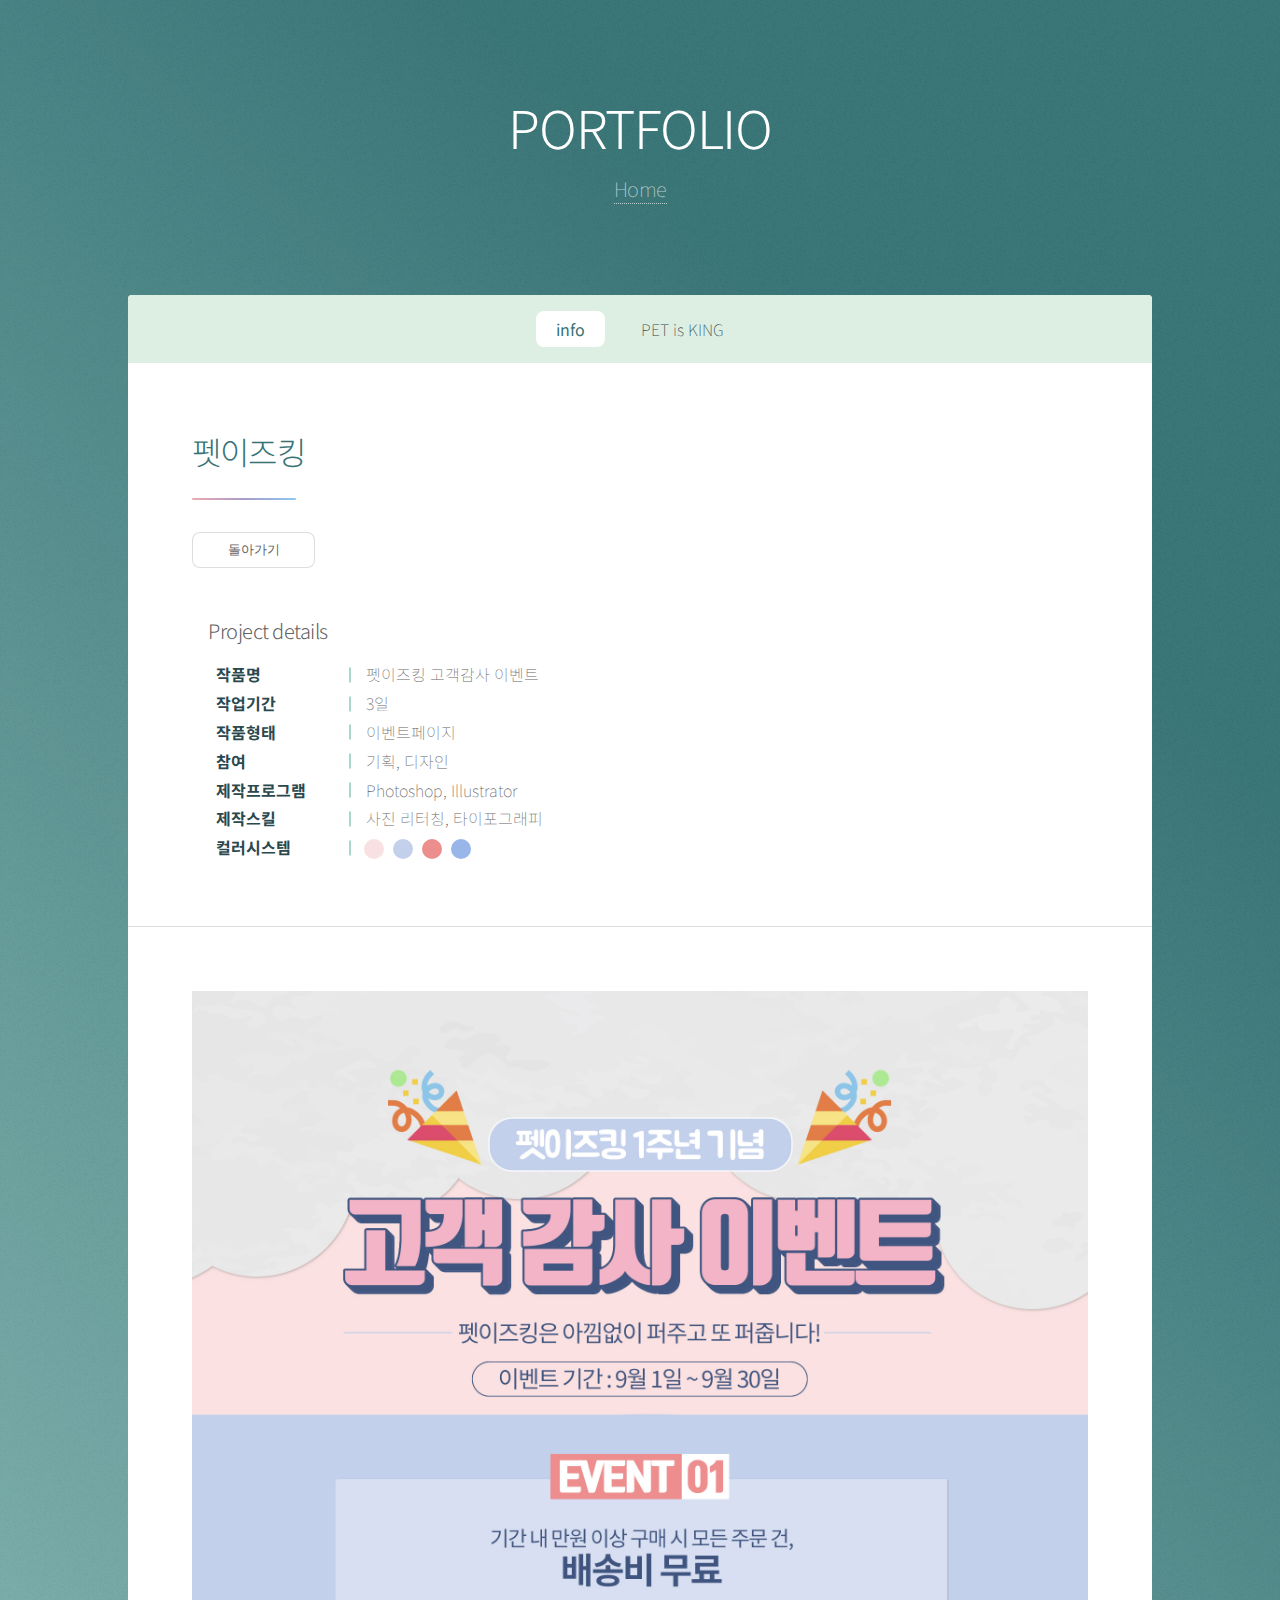
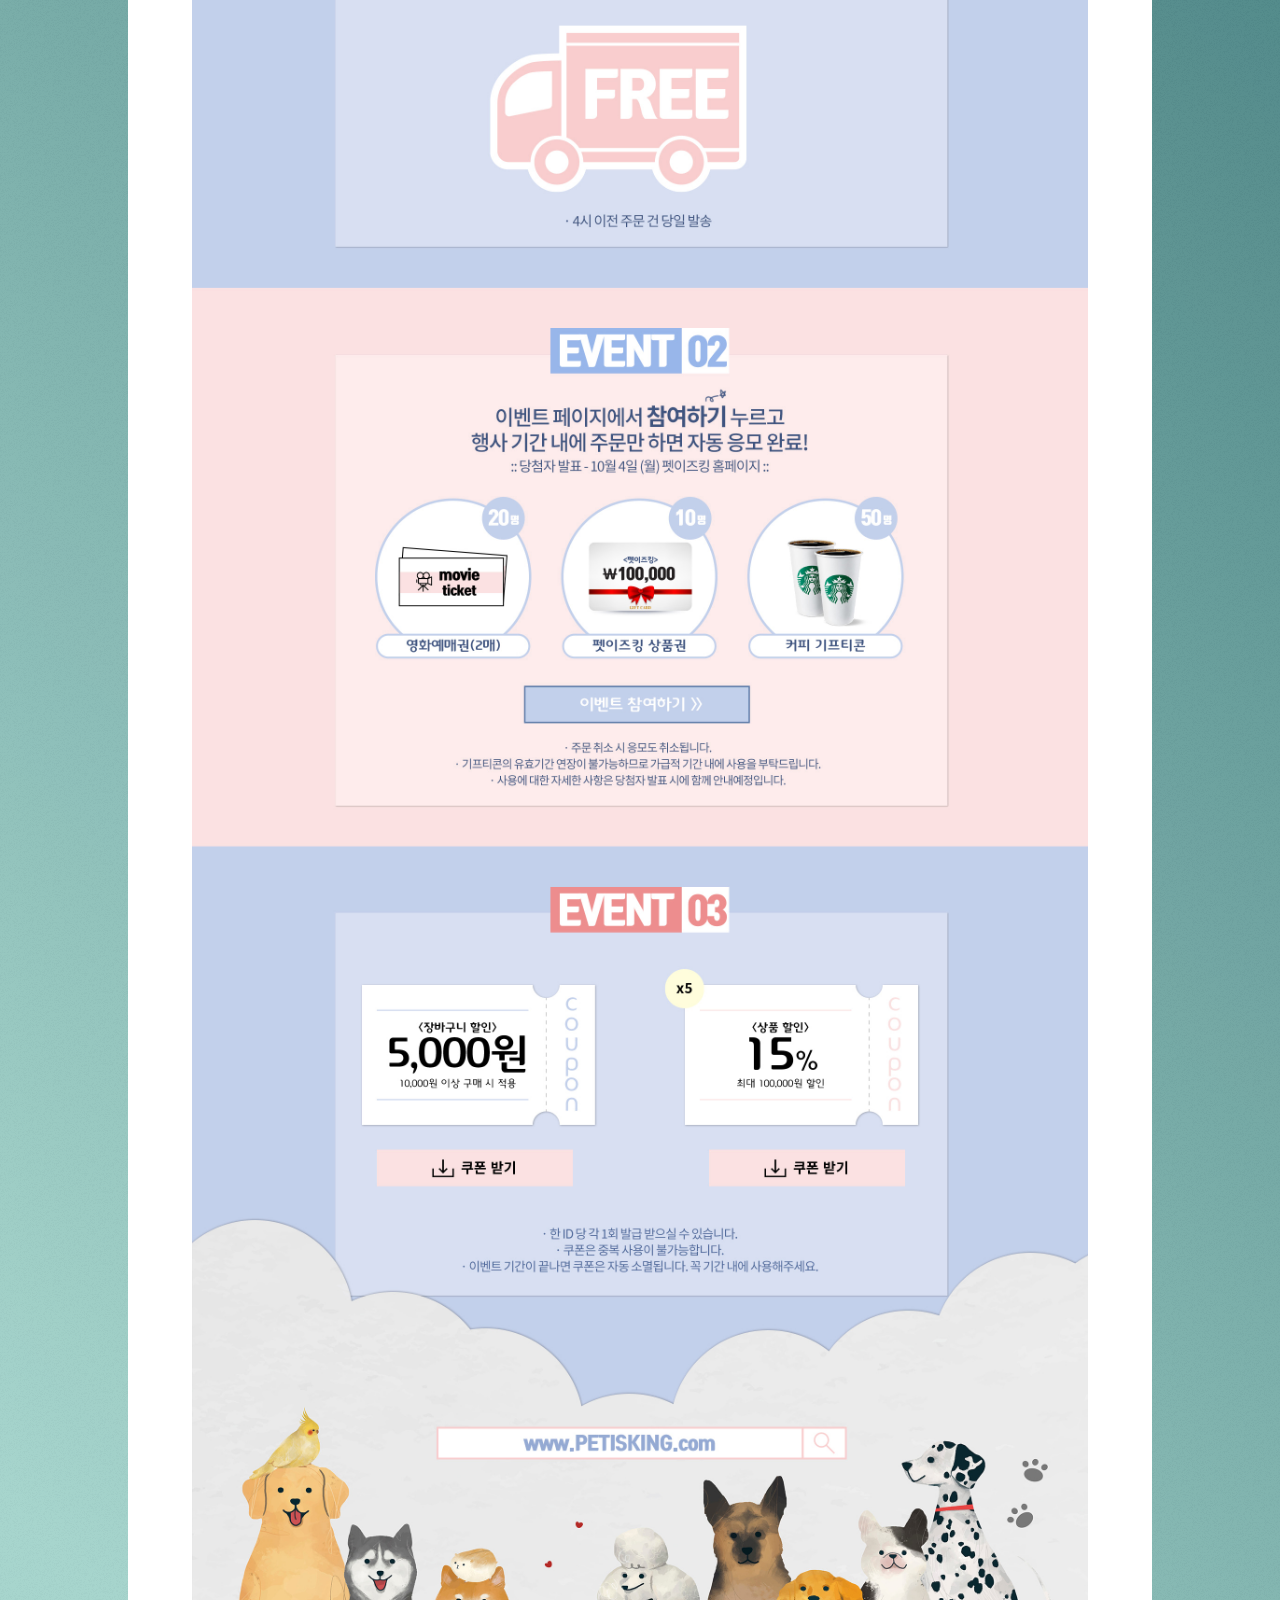
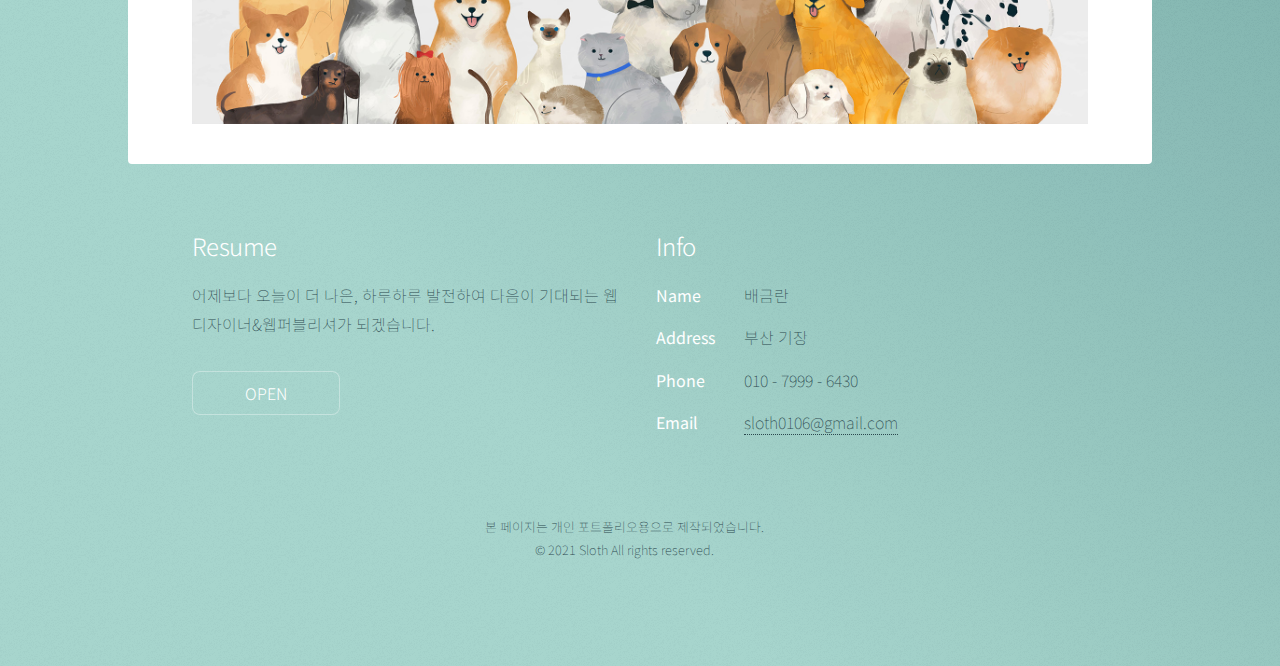
<file: portfolio4.html>
<!DOCTYPE HTML>
<!--
	Stellar by HTML5 UP
	html5up.net | @ajlkn
	Free for personal and commercial use under the CCA 3.0 license (html5up.net/license)
-->
<html>
	<head>
		<title>Sloth by Ran </title>
		<meta charset="utf-8" />
		<meta name="viewport" content="width=device-width, initial-scale=1, user-scalable=no" />
		<link rel="stylesheet" href="assets/css/main.css" />
		<noscript><link rel="stylesheet" href="assets/css/noscript.css" /></noscript>
		<link rel="stylesheet" href="assets/css/swiper-bundle.min.css">
		<link rel="stylesheet" href="assets/css/custom.css">
    <link rel="stylesheet" href="assets/css/sub_custom.css">
		<!-- Favicon-->
		<link rel="icon" type="image/x-icon" href="images/sloth_icon.ico">
	</head>
	<body class="is-preload">

		<!-- Wrapper -->
			<div id="wrapper">

				<!-- Header -->
					<header id="header" class="alt">
						<h1>PORTFOLIO</h1>
						<p><a href="index.html">Home</a></p>
					</header>

        <!-- Nav -->
        <nav id="nav">
          <ul>
            <li><a href="#pf_info" class="active">info</a></li>
            <li><a href="#pf_more">PET is KING</a></li>
          </ul>
        </nav>

				<!-- Main -->
					<div id="main">

						<!-- portfolio detail -->
							<section id="pf_info" class="main">
								<header class="major">
                  <h2>펫이즈킹</h2>
                  <div class="btnBox">
                    <!-- <button type="button" class="pf_go">사이트로 이동</button> -->
                    <button type="button" class="back">돌아가기</button>
                  </div>
                </header>
                <div class="pf_info">
                  <ul>
                    <h3>Project details</h3>
                    <li><strong>작품명</strong>펫이즈킹 고객감사 이벤트</li>
                    <li><strong>작업기간</strong>3일</li>
                    <li><strong>작품형태</strong>이벤트페이지</li>
										<li><strong>참여</strong>기획, 디자인</li>
                    <li><strong>제작프로그램</strong>Photoshop, Illustrator</li>
                    <li><strong>제작스킬</strong>사진 리터칭, 타이포그래피</li>
                    <li class="colors"><strong>컬러시스템</strong>
											<ul class="cos">
												<li class="k_cos1"></li>
												<li class="k_cos2"></li>
												<li class="k_cos3"></li>
												<li class="k_cos4"></li>
											</ul>
										</li>
                  </ul>
                  </ul>
                </div>
							</section>

							<!-- portfolio detail -->
							<section id="pf_more" class="main">
								<div class="imgBox">
                  <img src="images/sub_portfolio/eventpage.jpg" alt="포트폴리오 이미지">
                </div>
							</section>
					</div>

				<!-- Footer -->
				<footer id="footer">
					<section>
						<h2>Resume</h2>
						<p>어제보다 오늘이 더 나은, 하루하루 발전하여 다음이 기대되는 웹디자이너&amp;웹퍼블리셔가 되겠습니다.</p>
						<ul class="actions">
							<li><a href="https://sloth1117.github.io/link/resume.pdf" target="_blank" class="button">OPEN</a></li>
						</ul>
					</section>
					<section>
						<h2>Info</h2>
						<dl class="alt">
							<dt>Name</dt>
							<dd>배금란</dd>
							<dt>Address</dt>
							<dd>부산 기장</dd>
							<dt>Phone</dt>
							<dd>010 &#45; 7999 &#45; 6430</dd>
							<dt>Email</dt>
							<dd><a href="#">sloth0106@gmail.com</a></dd>
						</dl>
					</section>
					<p class="copyright">
						본 페이지는 개인 포트폴리오용으로 제작되었습니다.<br>
						&copy; 2021 Sloth All rights reserved.
					</p>				</footer>
				<button type="button" class="goTop">TOP</button>
		</div>

			</div>

		<!-- Scripts -->
			<script src="assets/js/jquery.min.js"></script>
			<script src="assets/js/jquery.scrollex.min.js"></script>
			<script src="assets/js/jquery.scrolly.min.js"></script>
			<script src="assets/js/browser.min.js"></script>
			<script src="assets/js/breakpoints.min.js"></script>
			<script src="assets/js/swiper-bundle.min.js"></script>
			<script src="assets/js/util.js"></script>
			<script src="assets/js/main.js"></script>
			<script src="assets/js/custom.js"></script>
			<script src="assets/js/costom2.js"></script>
	</body>
</html>
</file>
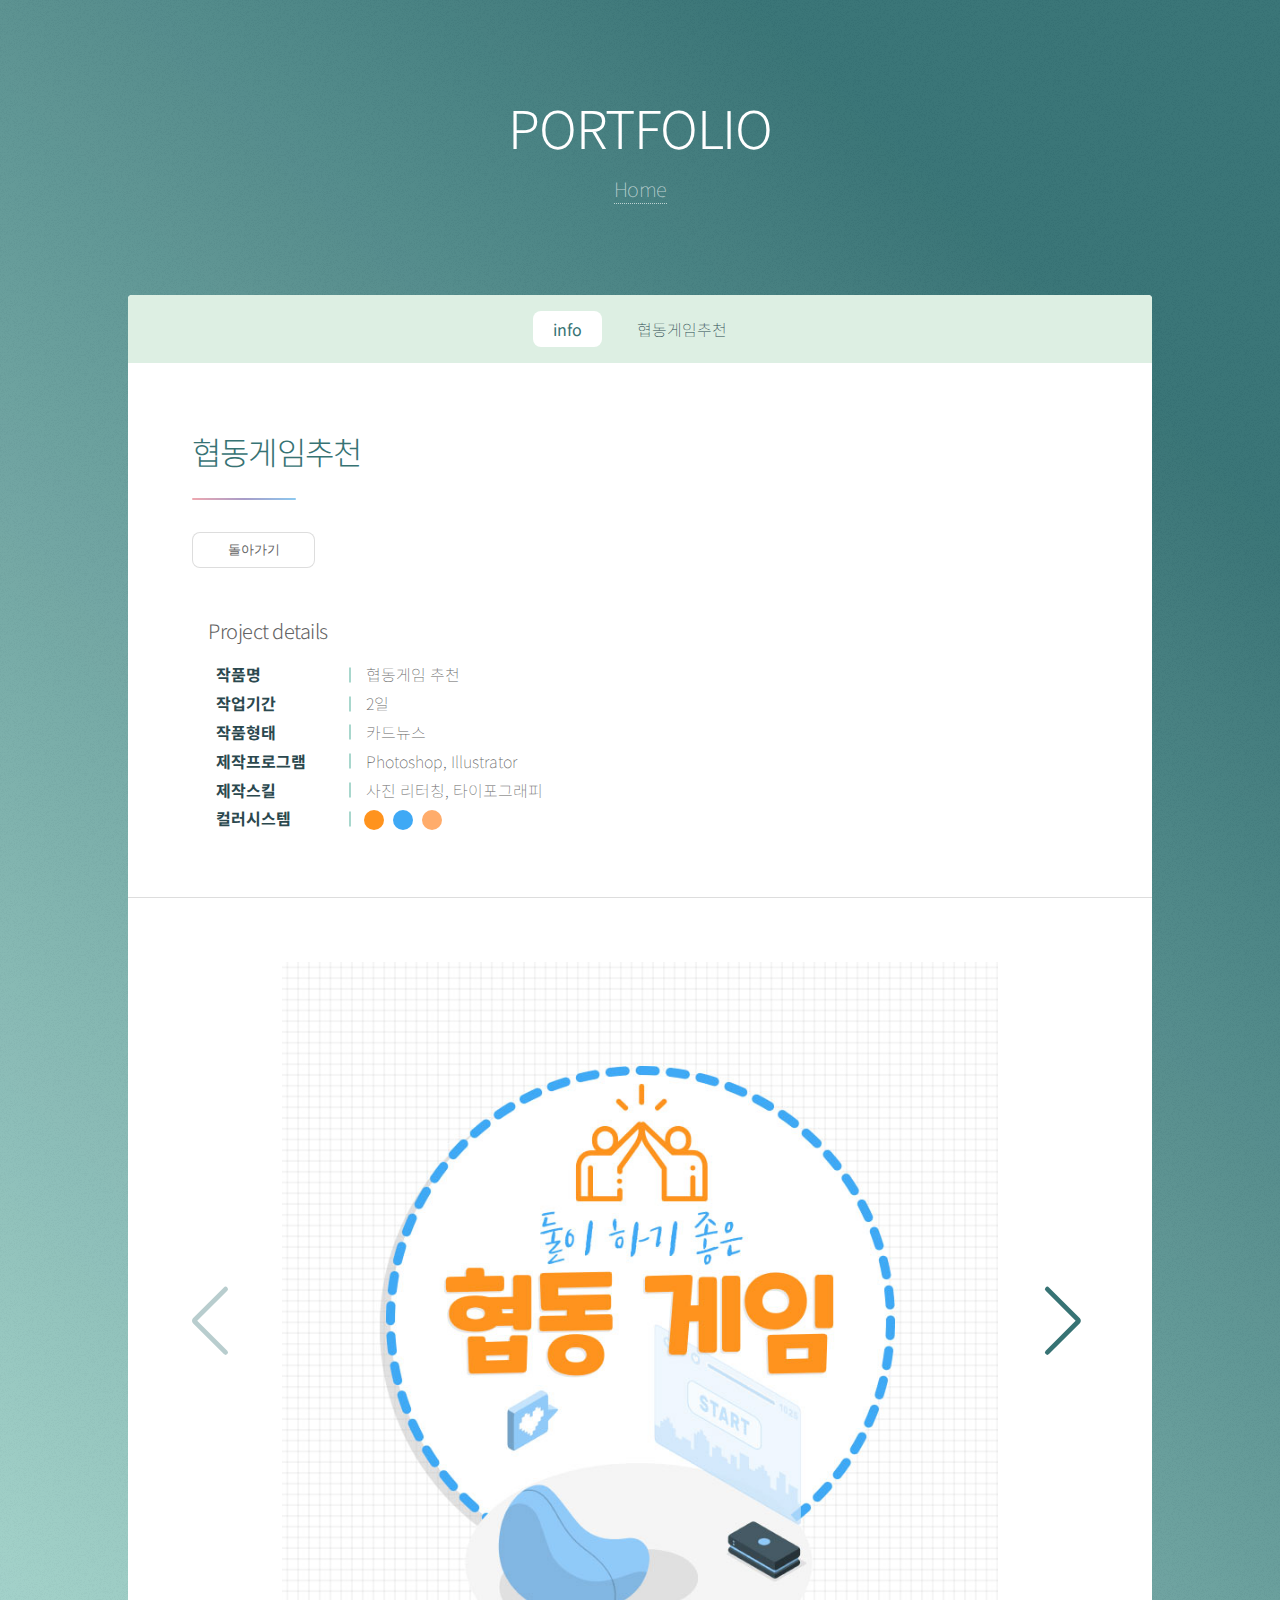
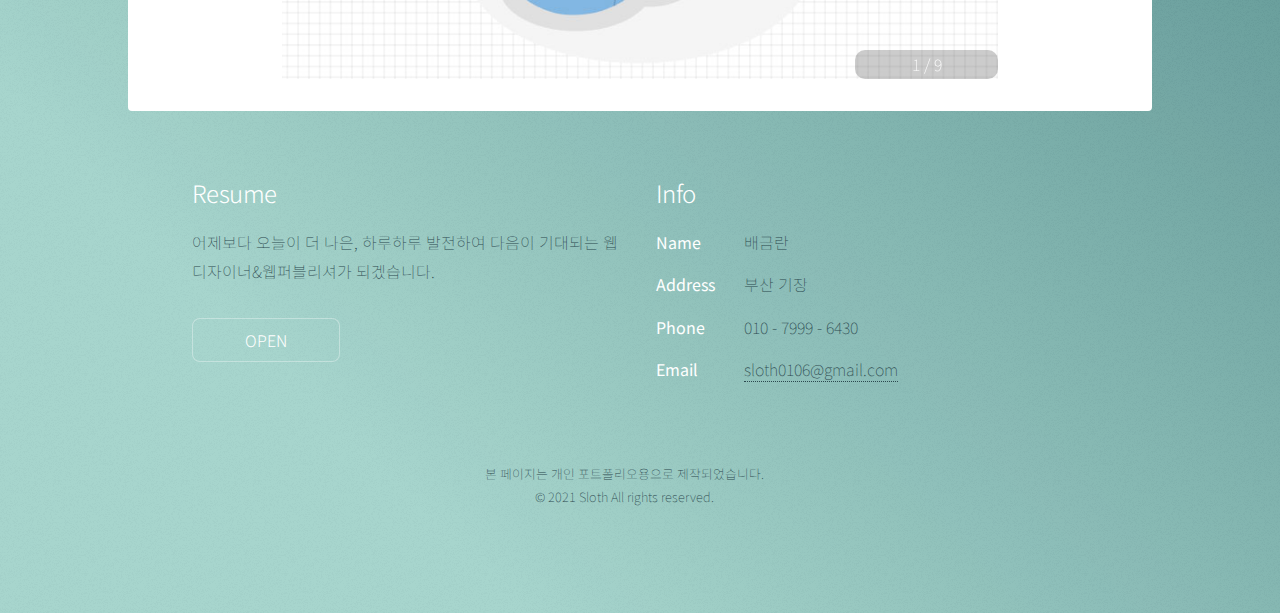
<file: portfolio5.html>
<!DOCTYPE HTML>
<!--
	Stellar by HTML5 UP
	html5up.net | @ajlkn
	Free for personal and commercial use under the CCA 3.0 license (html5up.net/license)
-->
<html>
	<head>
		<title>Sloth by Ran </title>
		<meta charset="utf-8" />
		<meta name="viewport" content="width=device-width, initial-scale=1, user-scalable=no" />
		<link rel="stylesheet" href="assets/css/swiper-bundle.min.css">
		<link rel="stylesheet" href="assets/css/main.css" />
		<noscript><link rel="stylesheet" href="assets/css/noscript.css" /></noscript>
		<link rel="stylesheet" href="assets/css/custom.css">
    <link rel="stylesheet" href="assets/css/sub_custom.css">
		<!-- Favicon-->
		<link rel="icon" type="image/x-icon" href="images/sloth_icon.ico">
	</head>
	<body class="is-preload">

		<!-- Wrapper -->
			<div id="wrapper">

				<!-- Header -->
					<header id="header" class="alt">
						<h1>PORTFOLIO</h1>
						<p><a href="index.html">Home</a></p>
					</header>

        <!-- Nav -->
        <nav id="nav">
          <ul>
            <li><a href="#pf_info" class="active">info</a></li>
            <li><a href="#pf_more">협동게임추천</a></li>
          </ul>
        </nav>

				<!-- Main -->
					<div id="main">

						<!-- portfolio detail -->
							<section id="pf_info" class="main">
								<header class="major">
                  <h2>협동게임추천</h2>
                  <div class="btnBox">
                    <!-- <button type="button" class="pf_go">사이트로 이동</button> -->
                    <button type="button" class="back">돌아가기</button>
                  </div>
                </header>
                <div class="pf_info">
                  <ul>
                    <h3>Project details</h3>
                    <li><strong>작품명</strong>협동게임 추천</li>
                    <li><strong>작업기간</strong>2일</li>
                    <li><strong>작품형태</strong>카드뉴스</li>
                    <li><strong>제작프로그램</strong>Photoshop, Illustrator</li>
                    <li><strong>제작스킬</strong>사진 리터칭, 타이포그래피</li>
                    <li class="colors"><strong>컬러시스템</strong>
											<ul class="cos">
												<li class="g_cos1"></li>
												<li class="g_cos2"></li>
												<li class="g_cos3"></li>
											</ul>
										</li>
                  </ul>
                  </ul>
                </div>
							</section>

							<!-- portfolio detail -->
							<section id="pf_more" class="main">
								<div class="cardswiper">
                  <!-- Swiper -->
									<div class="swiper mySwiper_card">
										<div class="swiper-wrapper">
											<div class="swiper-slide cardS">
												<div><img src="images/sub_portfolio/card01.jpg" alt=""></div>
											</div>
											<div class="swiper-slide">
												<img src="images/sub_portfolio/card02.jpg" alt="">
											</div>
											<div class="swiper-slide">
												<img src="images/sub_portfolio/card03.jpg" alt="">
											</div>
											<div class="swiper-slide">
												<img src="images/sub_portfolio/card04.jpg" alt="">
											</div>
											<div class="swiper-slide">
												<img src="images/sub_portfolio/card05.jpg" alt="">
											</div>
											<div class="swiper-slide">
												<img src="images/sub_portfolio/card06.jpg" alt="">
											</div>
											<div class="swiper-slide">
												<img src="images/sub_portfolio/card07.jpg" alt="">
											</div>
											<div class="swiper-slide">
												<img src="images/sub_portfolio/card08.jpg" alt="">
											</div>
											<div class="swiper-slide">
												<img src="images/sub_portfolio/card09.jpg" alt="">
											</div>
										</div>
										<div class="swiper-pagination"></div>
									</div>
									<div class="swiper-button-next"></div>
									<div class="swiper-button-prev"></div>
                </div>
							</section>
					</div>

				<!-- Footer -->
				<footer id="footer">
					<section>
						<h2>Resume</h2>
						<p>어제보다 오늘이 더 나은, 하루하루 발전하여 다음이 기대되는 웹디자이너&amp;웹퍼블리셔가 되겠습니다.</p>
						<ul class="actions">
							<li><a href="https://sloth1117.github.io/link/resume.pdf" target="_blank" class="button">OPEN</a></li>
						</ul>
					</section>
					<section>
						<h2>Info</h2>
						<dl class="alt">
							<dt>Name</dt>
							<dd>배금란</dd>
							<dt>Address</dt>
							<dd>부산 기장</dd>
							<dt>Phone</dt>
							<dd>010 &#45; 7999 &#45; 6430</dd>
							<dt>Email</dt>
							<dd><a href="#">sloth0106@gmail.com</a></dd>
						</dl>
					</section>
					<p class="copyright">
						본 페이지는 개인 포트폴리오용으로 제작되었습니다.<br>
						&copy; 2021 Sloth All rights reserved.
					</p>				</footer>
				<button type="button" class="goTop">TOP</button>
		</div>

			</div>

		<!-- Scripts -->
			<script src="assets/js/jquery.min.js"></script>
			<script src="assets/js/swiper-bundle.min.js"></script>
			<script src="assets/js/jquery.scrollex.min.js"></script>
			<script src="assets/js/jquery.scrolly.min.js"></script>
			<script src="assets/js/browser.min.js"></script>
			<script src="assets/js/breakpoints.min.js"></script>
			<script src="assets/js/util.js"></script>
			<script src="assets/js/main.js"></script>
			<script src="assets/js/custom.js"></script>
			<script src="assets/js/costom2.js"></script>
	</body>
</html>
</file>
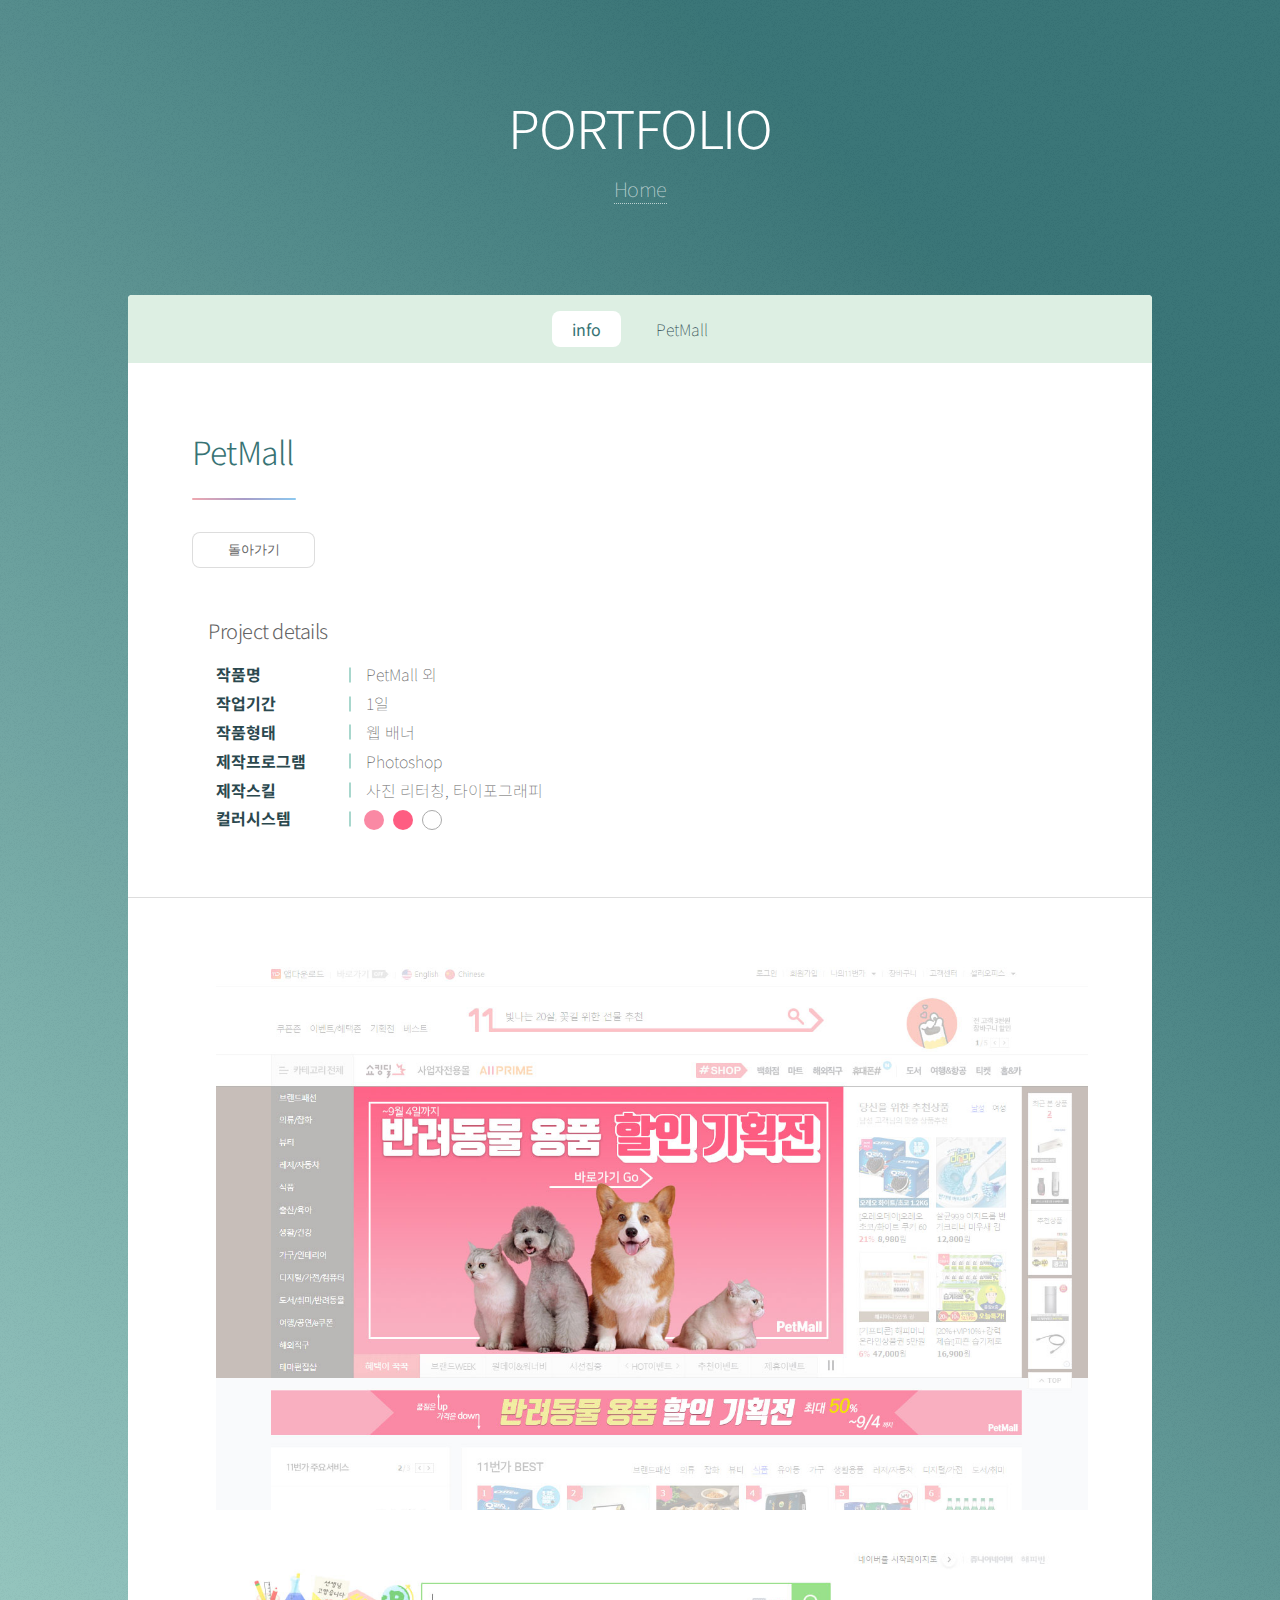
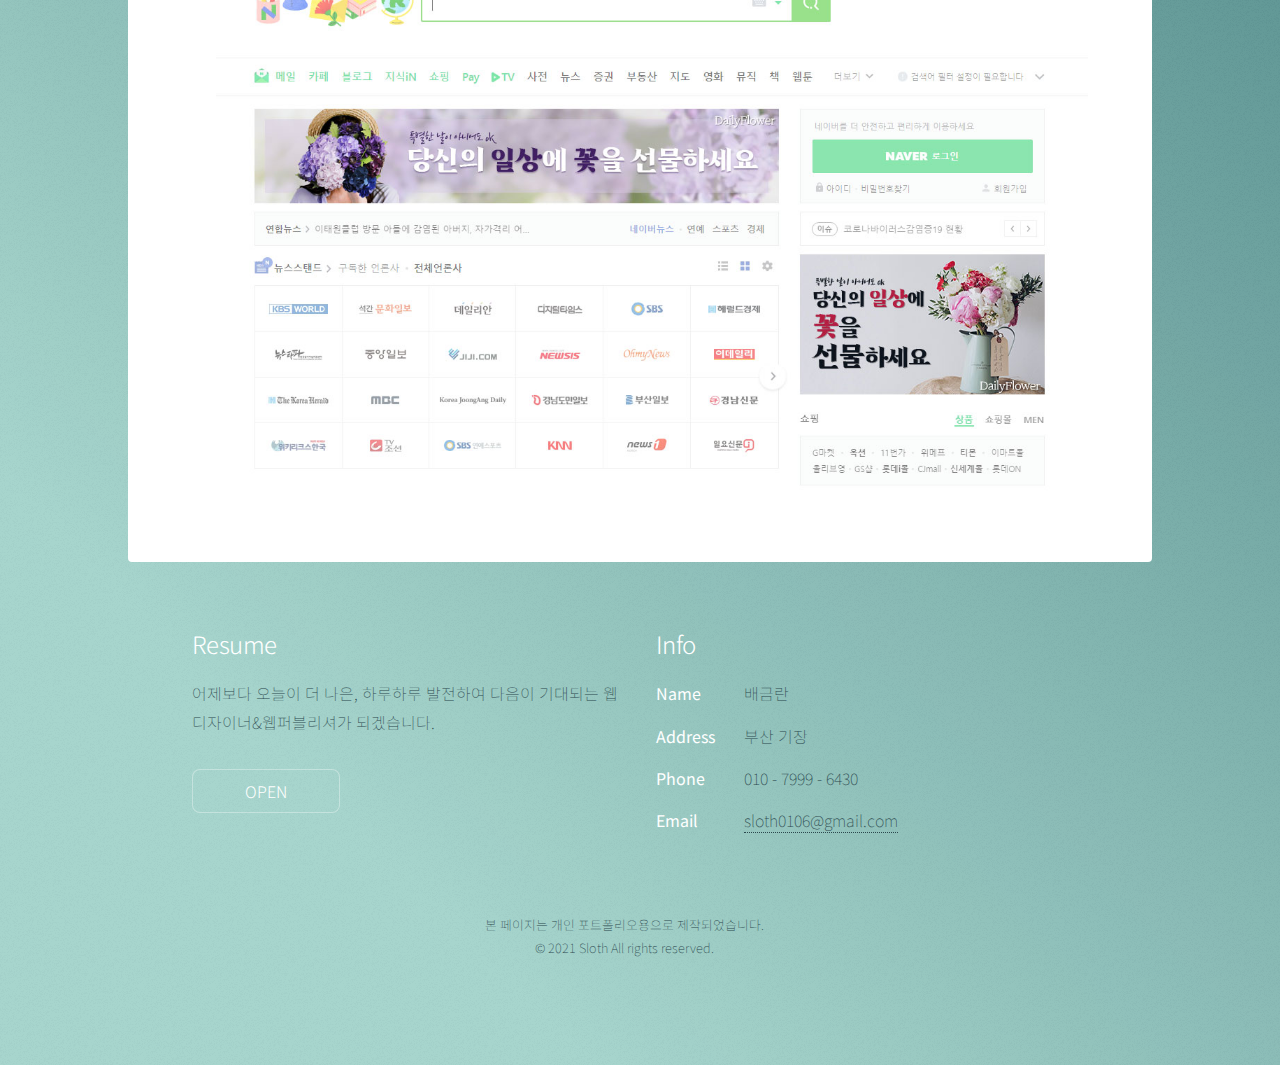
<file: portfolio6.html>
<!DOCTYPE HTML>
<!--
	Stellar by HTML5 UP
	html5up.net | @ajlkn
	Free for personal and commercial use under the CCA 3.0 license (html5up.net/license)
-->
<html>
	<head>
		<title>Sloth by Ran </title>
		<meta charset="utf-8" />
		<meta name="viewport" content="width=device-width, initial-scale=1, user-scalable=no" />
		<link rel="stylesheet" href="assets/css/swiper-bundle.min.css">
		<link rel="stylesheet" href="assets/css/main.css" />
		<noscript><link rel="stylesheet" href="assets/css/noscript.css" /></noscript>
		<link rel="stylesheet" href="assets/css/custom.css">
    <link rel="stylesheet" href="assets/css/sub_custom.css">
		<!-- Favicon-->
		<link rel="icon" type="image/x-icon" href="images/sloth_icon.ico">
	</head>
	<body class="is-preload">

		<!-- Wrapper -->
			<div id="wrapper">

				<!-- Header -->
					<header id="header" class="alt">
						<h1>PORTFOLIO</h1>
						<p><a href="index.html">Home</a></p>
					</header>

        <!-- Nav -->
        <nav id="nav">
          <ul>
            <li><a href="#pf_info" class="active">info</a></li>
            <li><a href="#pf_more">PetMall</a></li>
          </ul>
        </nav>

				<!-- Main -->
					<div id="main">

						<!-- portfolio detail -->
							<section id="pf_info" class="main">
								<header class="major">
                  <h2>PetMall</h2>
                  <div class="btnBox">
                    <!-- <button type="button" class="pf_go">사이트로 이동</button> -->
                    <button type="button" class="back">돌아가기</button>
                  </div>
                </header>
                <div class="pf_info">
                  <ul>
                    <h3>Project details</h3>
                    <li><strong>작품명</strong>PetMall 외</li>
                    <li><strong>작업기간</strong>1일</li>
                    <li><strong>작품형태</strong>웹 배너</li>
                    <li><strong>제작프로그램</strong>Photoshop</li>
                    <li><strong>제작스킬</strong>사진 리터칭, 타이포그래피</li>
                    <li class="colors"><strong>컬러시스템</strong>
											<ul class="cos">
												<li class="w_cos1"></li>
												<li class="w_cos2"></li>
												<li class="w_cos3"></li>
											</ul>
										</li>
                  </ul>
                  </ul>
                </div>
							</section>

							<!-- portfolio detail -->
							<section id="pf_more" class="main">
								<div class="imgBox">
									<ul>
										<!-- <li><img src="images/sub_portfolio/w_banner01.jpg" alt=""></li>
										<li><img src="images/sub_portfolio/w_banner02.jpg" alt=""></li> -->
										<li><img src="images/sub_portfolio/w_banner03_PetMall.jpg" alt=""></li>
										<!-- <li><img src="images/sub_portfolio/w_banner04.jpg" alt=""></li>
										<li><img src="images/sub_portfolio/w_banner05.jpg" alt=""></li> -->
										<li><img src="images/sub_portfolio/w_banner06_DailyFlower.jpg" alt=""></li>
									</ul>
								</div>
							</section>
					</div>

				<!-- Footer -->
				<footer id="footer">
					<section>
						<h2>Resume</h2>
						<p>어제보다 오늘이 더 나은, 하루하루 발전하여 다음이 기대되는 웹디자이너&amp;웹퍼블리셔가 되겠습니다.</p>
						<ul class="actions">
							<li><a href="https://sloth1117.github.io/link/resume.pdf" target="_blank" class="button">OPEN</a></li>
						</ul>
					</section>
					<section>
						<h2>Info</h2>
						<dl class="alt">
							<dt>Name</dt>
							<dd>배금란</dd>
							<dt>Address</dt>
							<dd>부산 기장</dd>
							<dt>Phone</dt>
							<dd>010 &#45; 7999 &#45; 6430</dd>
							<dt>Email</dt>
							<dd><a href="#">sloth0106@gmail.com</a></dd>
						</dl>
					</section>
					<p class="copyright">
						본 페이지는 개인 포트폴리오용으로 제작되었습니다.<br>
						&copy; 2021 Sloth All rights reserved.
					</p>				</footer>
				<button type="button" class="goTop">TOP</button>
		</div>

			</div>

		<!-- Scripts -->
			<script src="assets/js/jquery.min.js"></script>
			<script src="assets/js/swiper-bundle.min.js"></script>
			<script src="assets/js/jquery.scrollex.min.js"></script>
			<script src="assets/js/jquery.scrolly.min.js"></script>
			<script src="assets/js/browser.min.js"></script>
			<script src="assets/js/breakpoints.min.js"></script>
			<script src="assets/js/util.js"></script>
			<script src="assets/js/main.js"></script>
			<script src="assets/js/custom.js"></script>
			<script src="assets/js/costom2.js"></script>
	</body>
</html>
</file>
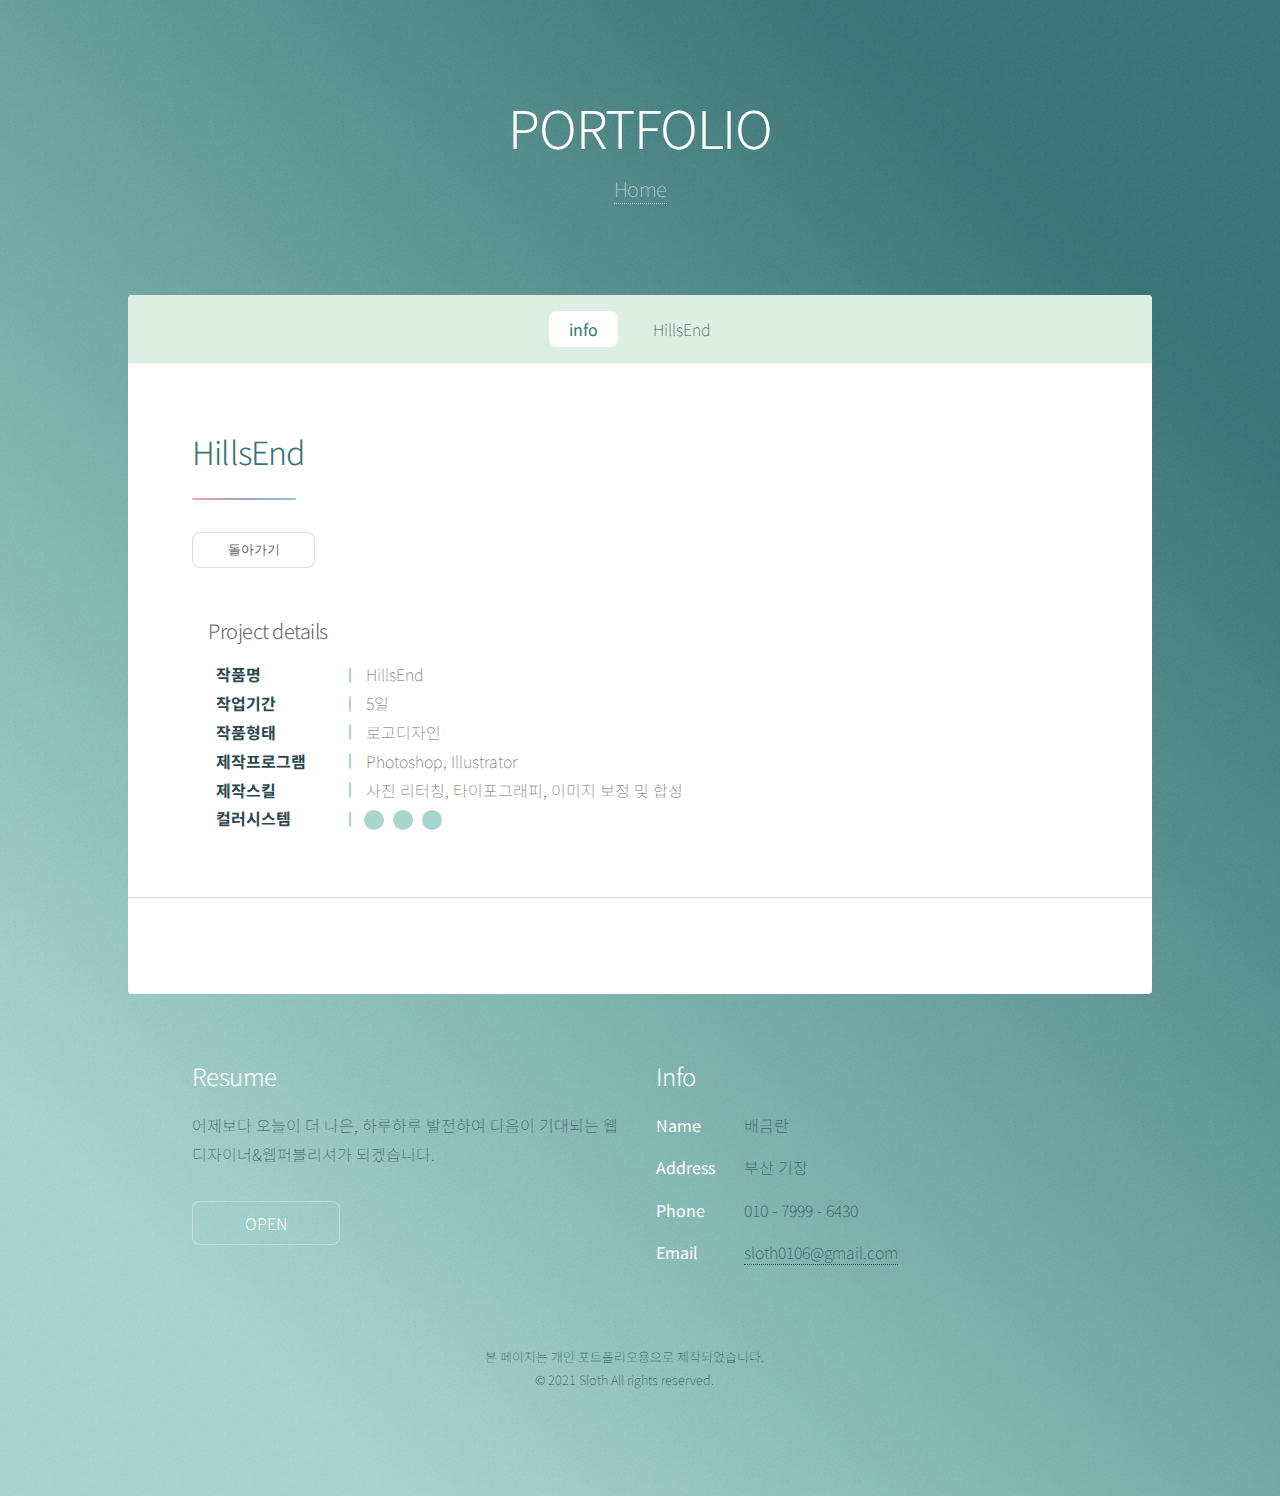
<file: portfolio7.html>
<!DOCTYPE HTML>
<!--
	Stellar by HTML5 UP
	html5up.net | @ajlkn
	Free for personal and commercial use under the CCA 3.0 license (html5up.net/license)
-->
<html>
	<head>
		<title>Sloth by Ran </title>
		<meta charset="utf-8" />
		<meta name="viewport" content="width=device-width, initial-scale=1, user-scalable=no" />
		<link rel="stylesheet" href="assets/css/swiper-bundle.min.css">
		<link rel="stylesheet" href="assets/css/main.css" />
		<noscript><link rel="stylesheet" href="assets/css/noscript.css" /></noscript>
		<link rel="stylesheet" href="assets/css/custom.css">
    <link rel="stylesheet" href="assets/css/sub_custom.css">
		<!-- Favicon-->
		<link rel="icon" type="image/x-icon" href="images/sloth_icon.ico">
	</head>
	<body class="is-preload">

		<!-- Wrapper -->
			<div id="wrapper">

				<!-- Header -->
					<header id="header" class="alt">
						<h1>PORTFOLIO</h1>
						<p><a href="index.html">Home</a></p>
					</header>

        <!-- Nav -->
        <nav id="nav">
          <ul>
            <li><a href="#pf_info" class="active">info</a></li>
            <li><a href="#pf_more">HillsEnd</a></li>
          </ul>
        </nav>

				<!-- Main -->
					<div id="main">

						<!-- portfolio detail -->
							<section id="pf_info" class="main">
								<header class="major">
                  <h2>HillsEnd</h2>
                  <div class="btnBox">
                    <!-- <button type="button" class="pf_go">사이트로 이동</button> -->
                    <button type="button" class="back">돌아가기</button>
                  </div>
                </header>
                <div class="pf_info">
                  <ul>
                    <h3>Project details</h3>
                    <li><strong>작품명</strong>HillsEnd</li>
                    <li><strong>작업기간</strong>5일</li>
                    <li><strong>작품형태</strong>로고디자인</li>
                    <li><strong>제작프로그램</strong>Photoshop, Illustrator</li>
                    <li><strong>제작스킬</strong>사진 리터칭, 타이포그래피, 이미지 보정 및 합성</li>
                    <li class="colors"><strong>컬러시스템</strong>
											<ul class="cos">
												<li class="h_cos1"></li>
												<li class="h_cos2"></li>
												<li class="h_cos3"></li>
											</ul>
										</li>
                  </ul>
                  </ul>
                </div>
							</section>

							<!-- portfolio detail -->
							<section id="pf_more" class="main">
								<div class="imgBox">
									
								</div>
							</section>
					</div>

				<!-- Footer -->
				<footer id="footer">
					<section>
						<h2>Resume</h2>
						<p>어제보다 오늘이 더 나은, 하루하루 발전하여 다음이 기대되는 웹디자이너&amp;웹퍼블리셔가 되겠습니다.</p>
						<ul class="actions">
							<li><a href="https://sloth1117.github.io/link/resume_ran.pdf" target="_blank" class="button">OPEN</a></li>
						</ul>
					</section>
					<section>
						<h2>Info</h2>
						<dl class="alt">
							<dt>Name</dt>
							<dd>배금란</dd>
							<dt>Address</dt>
							<dd>부산 기장</dd>
							<dt>Phone</dt>
							<dd>010 &#45; 7999 &#45; 6430</dd>
							<dt>Email</dt>
							<dd><a href="#">sloth0106@gmail.com</a></dd>
						</dl>
					</section>
					<p class="copyright">
						본 페이지는 개인 포트폴리오용으로 제작되었습니다.<br>
						&copy; 2021 Sloth All rights reserved.
					</p>				</footer>
				<button type="button" class="goTop">TOP</button>
		</div>

			</div>

		<!-- Scripts -->
			<script src="assets/js/jquery.min.js"></script>
			<script src="assets/js/swiper-bundle.min.js"></script>
			<script src="assets/js/jquery.scrollex.min.js"></script>
			<script src="assets/js/jquery.scrolly.min.js"></script>
			<script src="assets/js/browser.min.js"></script>
			<script src="assets/js/breakpoints.min.js"></script>
			<script src="assets/js/util.js"></script>
			<script src="assets/js/main.js"></script>
			<script src="assets/js/custom.js"></script>
			<script src="assets/js/costom2.js"></script>
	</body>
</html>
</file>
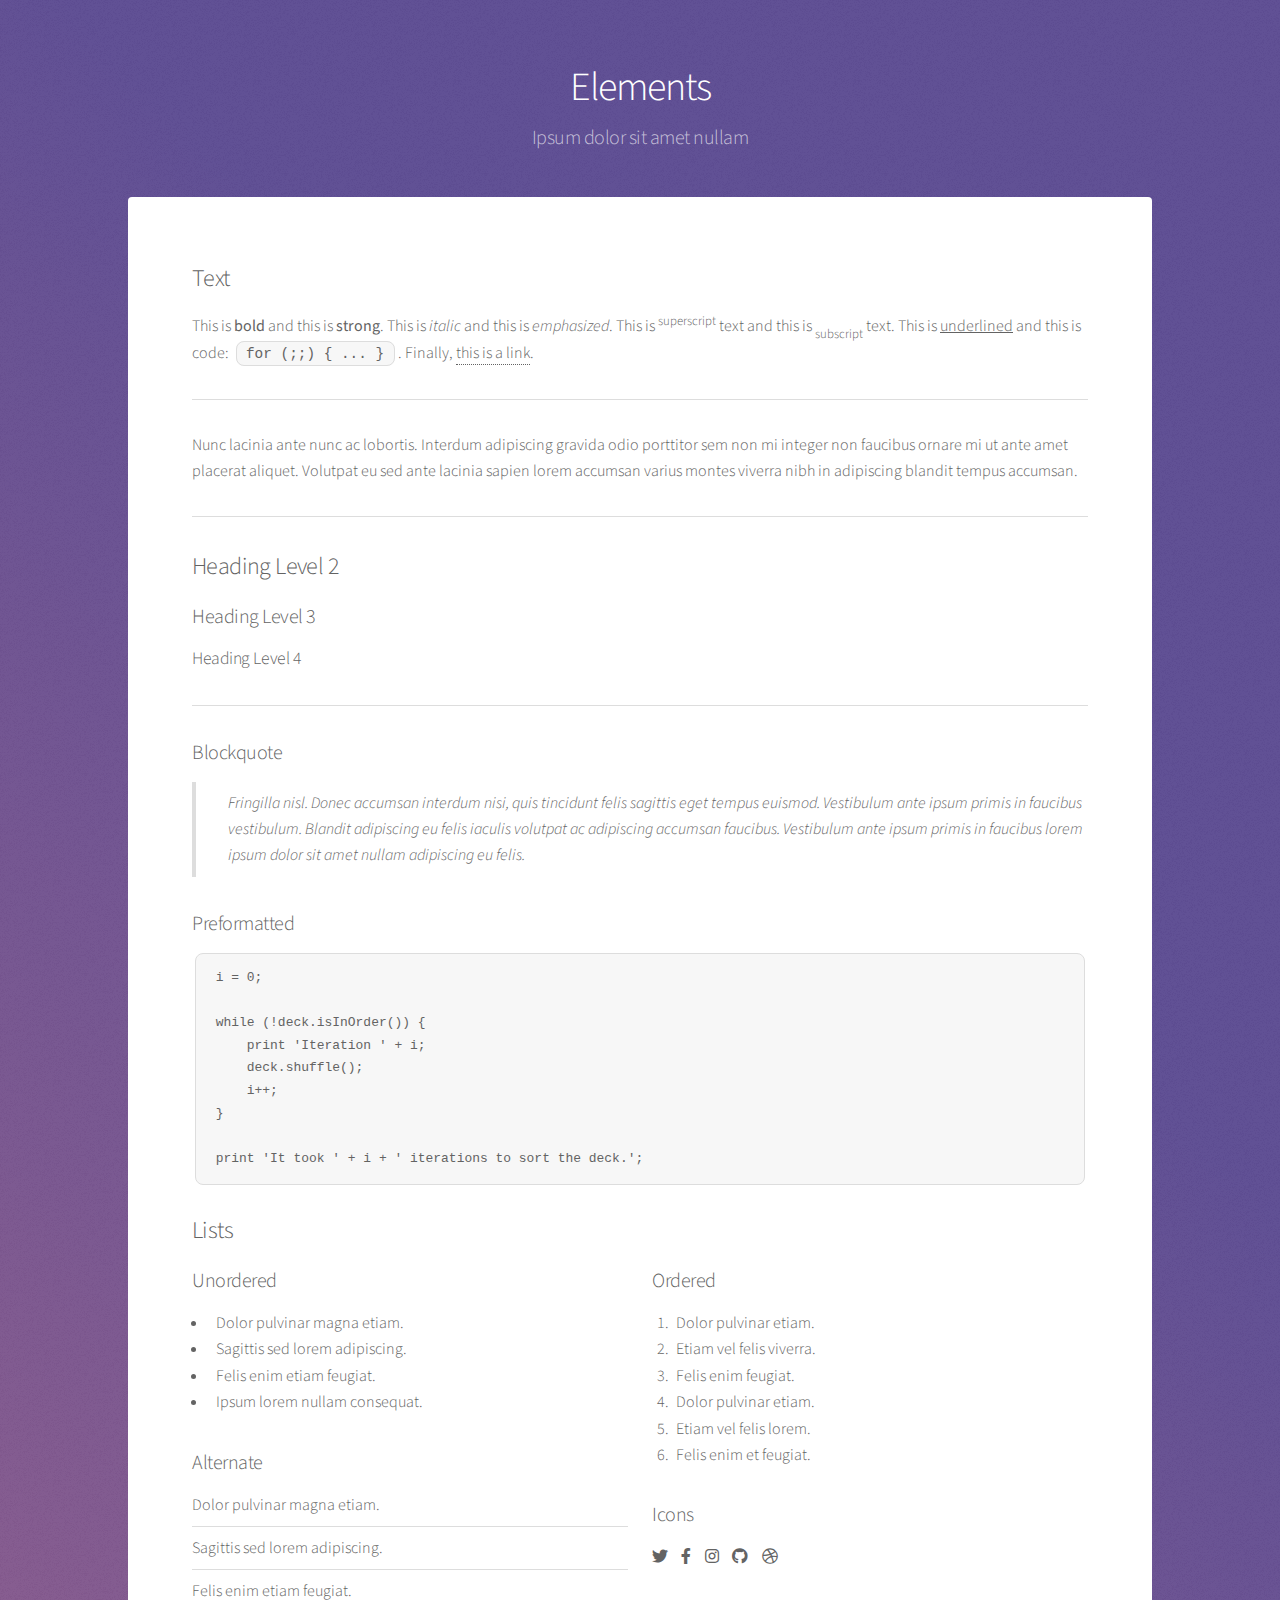
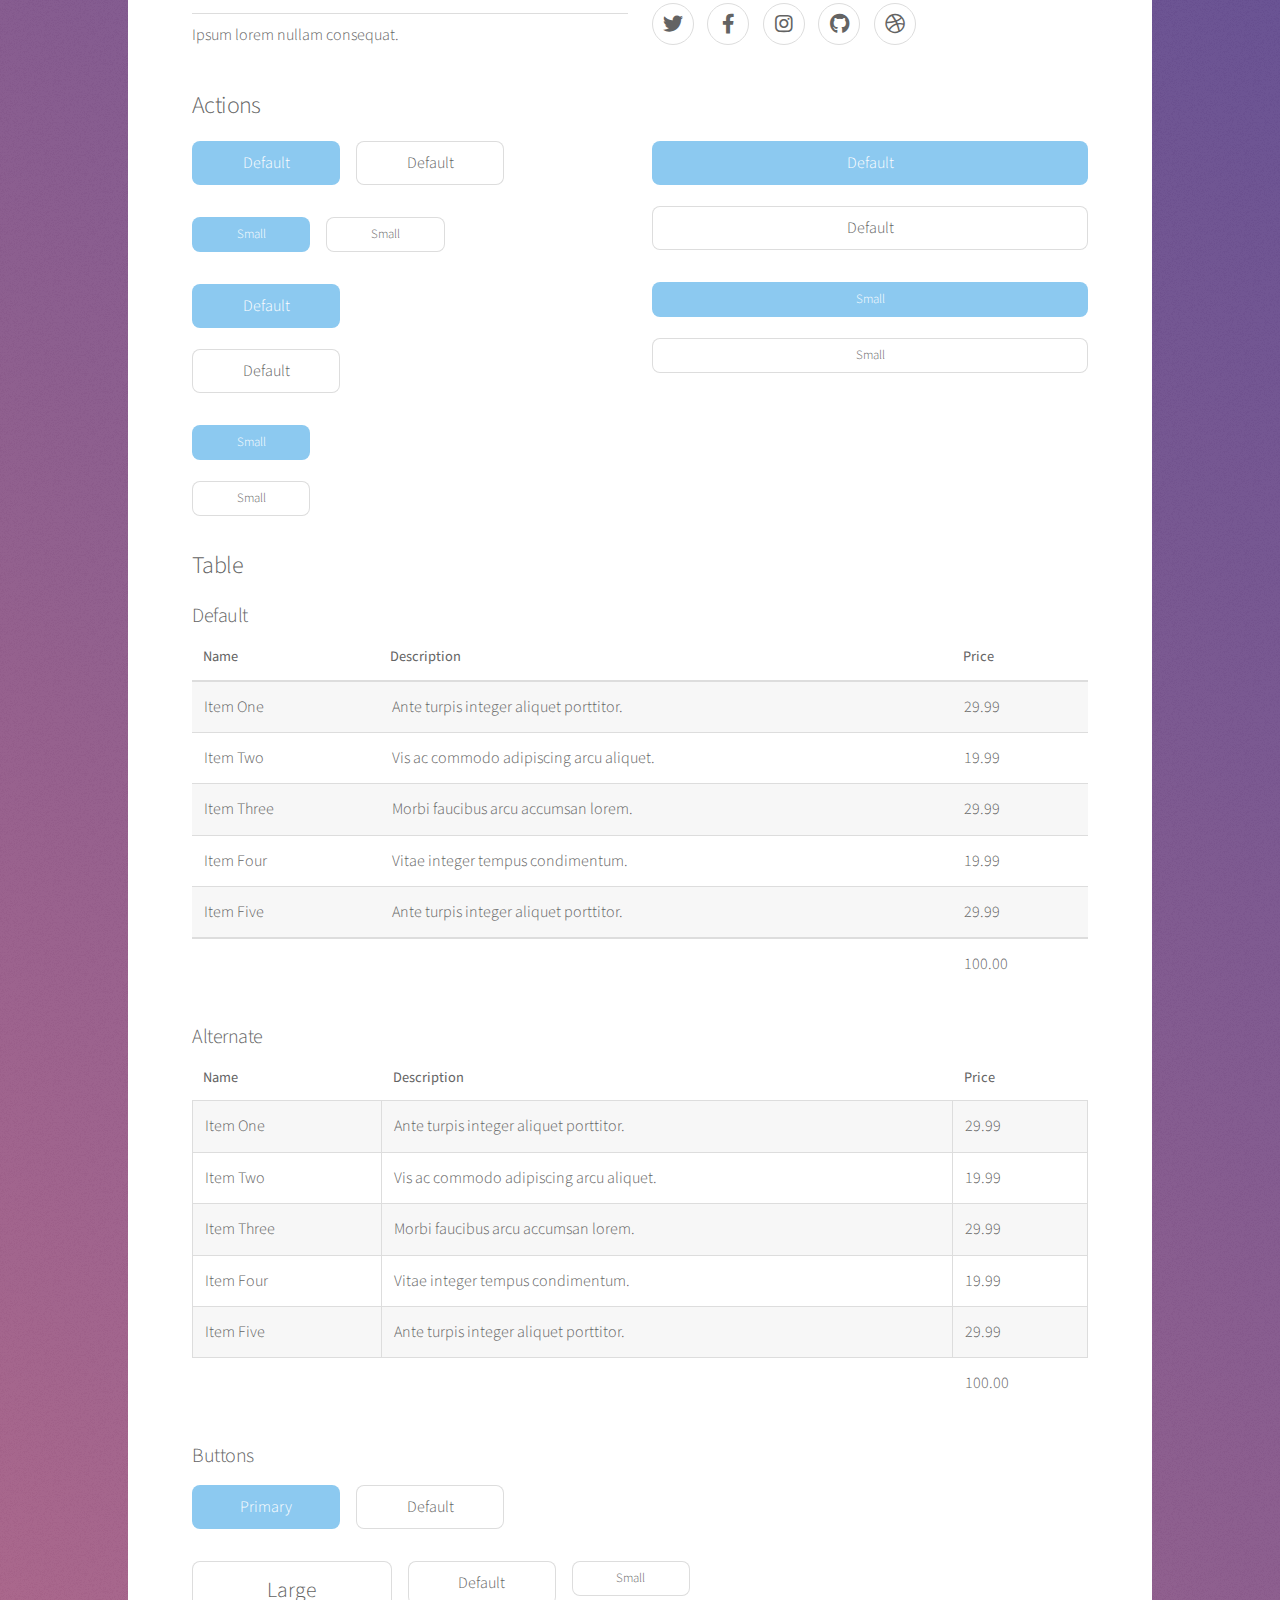
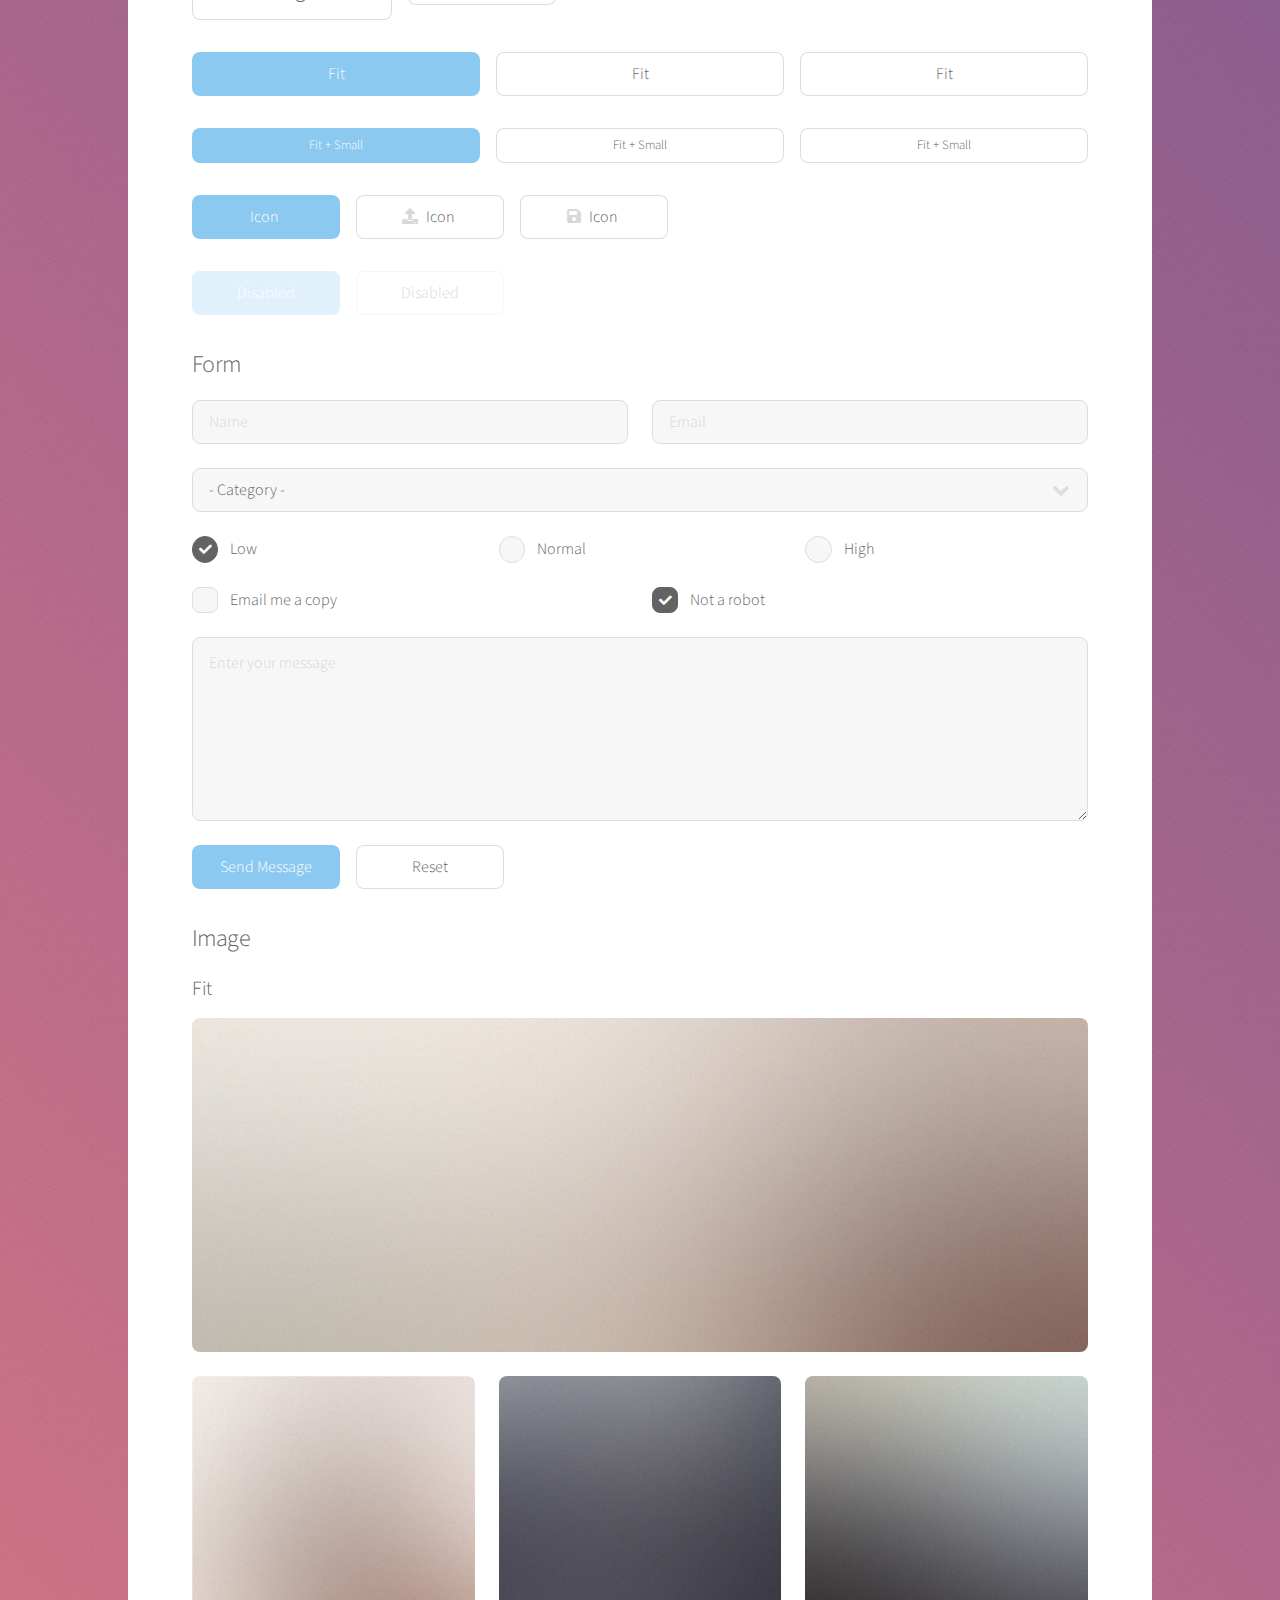
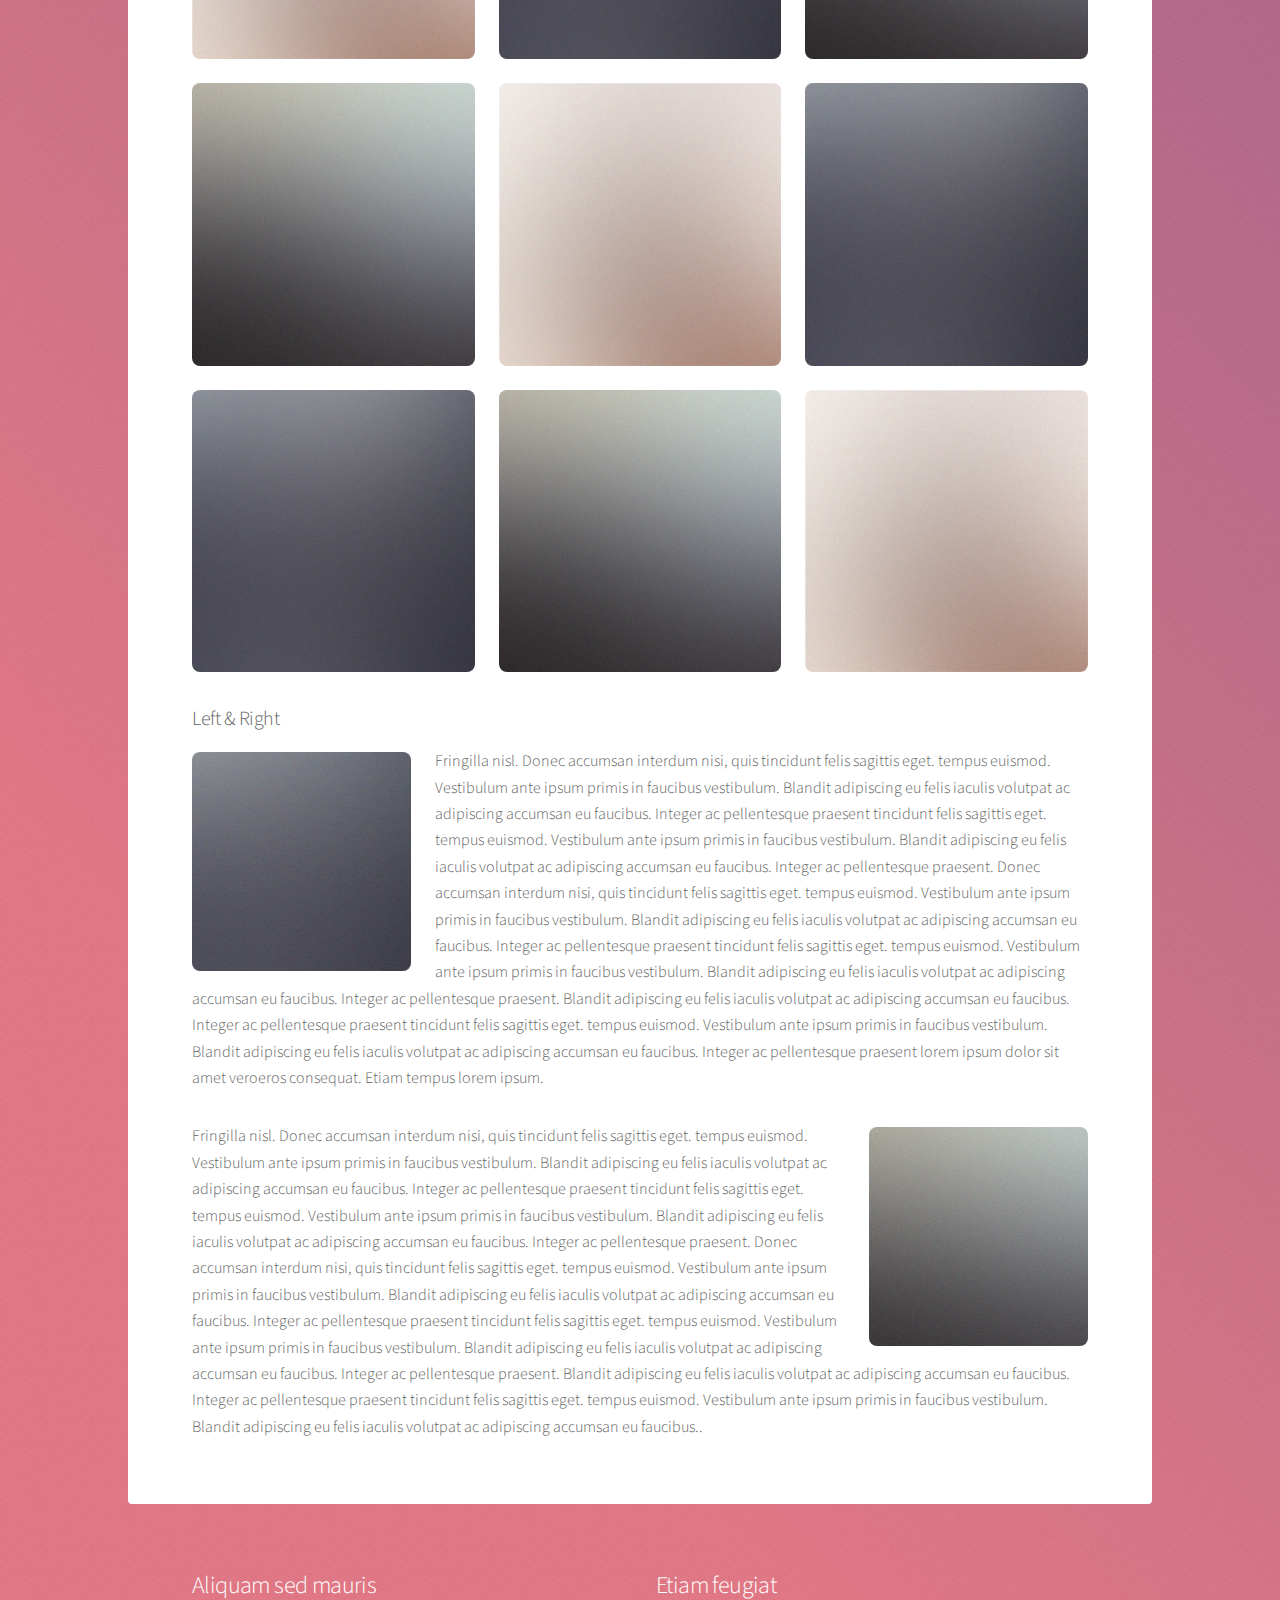
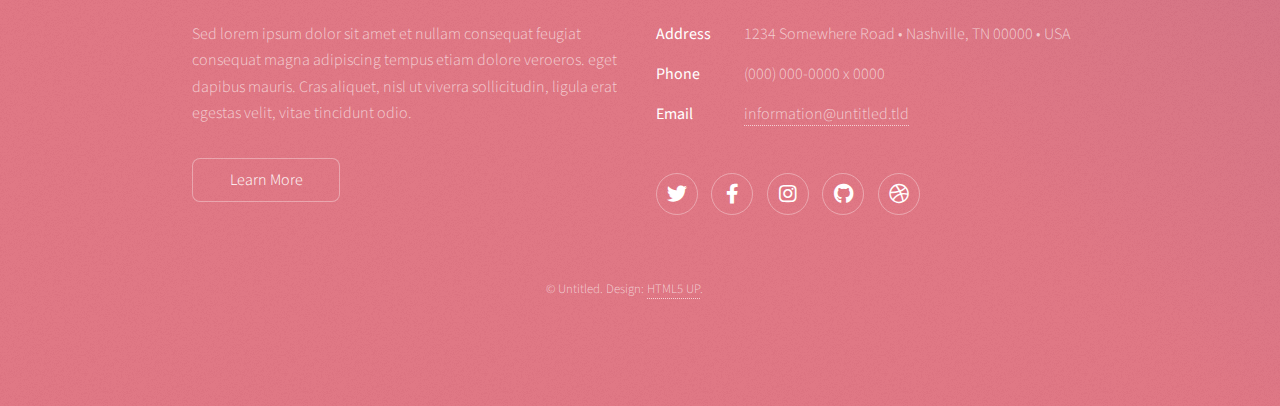
<file: sloth/elements.html>
<!DOCTYPE HTML>
<!--
	Stellar by HTML5 UP
	html5up.net | @ajlkn
	Free for personal and commercial use under the CCA 3.0 license (html5up.net/license)
-->
<html>
	<head>
		<title>Elements - Stellar by HTML5 UP</title>
		<meta charset="utf-8" />
		<meta name="viewport" content="width=device-width, initial-scale=1, user-scalable=no" />
		<link rel="stylesheet" href="assets/css/main.css" />
		<noscript><link rel="stylesheet" href="assets/css/noscript.css" /></noscript>
	</head>
	<body class="is-preload">

		<!-- Wrapper -->
			<div id="wrapper">

				<!-- Header -->
					<header id="header">
						<h1>Elements</h1>
						<p>Ipsum dolor sit amet nullam</p>
					</header>

				<!-- Main -->
					<div id="main">

						<!-- Content -->
							<section id="content" class="main">

								<!-- Text -->
									<section>
										<h2>Text</h2>
										<p>This is <b>bold</b> and this is <strong>strong</strong>. This is <i>italic</i> and this is <em>emphasized</em>.
										This is <sup>superscript</sup> text and this is <sub>subscript</sub> text.
										This is <u>underlined</u> and this is code: <code>for (;;) { ... }</code>. Finally, <a href="#">this is a link</a>.</p>
										<hr />
										<p>Nunc lacinia ante nunc ac lobortis. Interdum adipiscing gravida odio porttitor sem non mi integer non faucibus ornare mi ut ante amet placerat aliquet. Volutpat eu sed ante lacinia sapien lorem accumsan varius montes viverra nibh in adipiscing blandit tempus accumsan.</p>
										<hr />
										<h2>Heading Level 2</h2>
										<h3>Heading Level 3</h3>
										<h4>Heading Level 4</h4>
										<hr />
										<h3>Blockquote</h3>
										<blockquote>Fringilla nisl. Donec accumsan interdum nisi, quis tincidunt felis sagittis eget tempus euismod. Vestibulum ante ipsum primis in faucibus vestibulum. Blandit adipiscing eu felis iaculis volutpat ac adipiscing accumsan faucibus. Vestibulum ante ipsum primis in faucibus lorem ipsum dolor sit amet nullam adipiscing eu felis.</blockquote>
										<h3>Preformatted</h3>
										<pre><code>i = 0;

while (!deck.isInOrder()) {
    print 'Iteration ' + i;
    deck.shuffle();
    i++;
}

print 'It took ' + i + ' iterations to sort the deck.';</code></pre>
									</section>

								<!-- Lists -->
									<section>
										<h2>Lists</h2>
										<div class="row">
											<div class="col-6 col-12-medium">
												<h3>Unordered</h3>
												<ul>
													<li>Dolor pulvinar magna etiam.</li>
													<li>Sagittis sed lorem adipiscing.</li>
													<li>Felis enim etiam feugiat.</li>
													<li>Ipsum lorem nullam consequat.</li>
												</ul>
												<h3>Alternate</h3>
												<ul class="alt">
													<li>Dolor pulvinar magna etiam.</li>
													<li>Sagittis sed lorem adipiscing.</li>
													<li>Felis enim etiam feugiat.</li>
													<li>Ipsum lorem nullam consequat.</li>
												</ul>
											</div>
											<div class="col-6 col-12-medium">
												<h3>Ordered</h3>
												<ol>
													<li>Dolor pulvinar etiam.</li>
													<li>Etiam vel felis viverra.</li>
													<li>Felis enim feugiat.</li>
													<li>Dolor pulvinar etiam.</li>
													<li>Etiam vel felis lorem.</li>
													<li>Felis enim et feugiat.</li>
												</ol>
												<h3>Icons</h3>
												<ul class="icons">
													<li><a href="#" class="icon brands fa-twitter"><span class="label">Twitter</span></a></li>
													<li><a href="#" class="icon brands fa-facebook-f"><span class="label">Facebook</span></a></li>
													<li><a href="#" class="icon brands fa-instagram"><span class="label">Instagram</span></a></li>
													<li><a href="#" class="icon brands fa-github"><span class="label">GitHub</span></a></li>
													<li><a href="#" class="icon brands fa-dribbble"><span class="label">Dribbble</span></a></li>
												</ul>
												<ul class="icons">
													<li><a href="#" class="icon brands alt fa-twitter"><span class="label">Twitter</span></a></li>
													<li><a href="#" class="icon brands alt fa-facebook-f"><span class="label">Facebook</span></a></li>
													<li><a href="#" class="icon brands alt fa-instagram"><span class="label">Instagram</span></a></li>
													<li><a href="#" class="icon brands alt fa-github"><span class="label">GitHub</span></a></li>
													<li><a href="#" class="icon brands alt fa-dribbble"><span class="label">Dribbble</span></a></li>
												</ul>
											</div>
										</div>
										<h2>Actions</h2>
										<div class="row">
											<div class="col-6 col-12-medium">
												<ul class="actions">
													<li><a href="#" class="button primary">Default</a></li>
													<li><a href="#" class="button">Default</a></li>
												</ul>
												<ul class="actions small">
													<li><a href="#" class="button primary small">Small</a></li>
													<li><a href="#" class="button small">Small</a></li>
												</ul>
												<ul class="actions stacked">
													<li><a href="#" class="button primary">Default</a></li>
													<li><a href="#" class="button">Default</a></li>
												</ul>
												<ul class="actions stacked">
													<li><a href="#" class="button primary small">Small</a></li>
													<li><a href="#" class="button small">Small</a></li>
												</ul>
											</div>
											<div class="col-6 col-12-medium">
												<ul class="actions stacked">
													<li><a href="#" class="button primary fit">Default</a></li>
													<li><a href="#" class="button fit">Default</a></li>
												</ul>
												<ul class="actions stacked">
													<li><a href="#" class="button primary small fit">Small</a></li>
													<li><a href="#" class="button small fit">Small</a></li>
												</ul>
											</div>
										</div>
									</section>

								<!-- Table -->
									<section>
										<h2>Table</h2>
										<h3>Default</h3>
										<div class="table-wrapper">
											<table>
												<thead>
													<tr>
														<th>Name</th>
														<th>Description</th>
														<th>Price</th>
													</tr>
												</thead>
												<tbody>
													<tr>
														<td>Item One</td>
														<td>Ante turpis integer aliquet porttitor.</td>
														<td>29.99</td>
													</tr>
													<tr>
														<td>Item Two</td>
														<td>Vis ac commodo adipiscing arcu aliquet.</td>
														<td>19.99</td>
													</tr>
													<tr>
														<td>Item Three</td>
														<td> Morbi faucibus arcu accumsan lorem.</td>
														<td>29.99</td>
													</tr>
													<tr>
														<td>Item Four</td>
														<td>Vitae integer tempus condimentum.</td>
														<td>19.99</td>
													</tr>
													<tr>
														<td>Item Five</td>
														<td>Ante turpis integer aliquet porttitor.</td>
														<td>29.99</td>
													</tr>
												</tbody>
												<tfoot>
													<tr>
														<td colspan="2"></td>
														<td>100.00</td>
													</tr>
												</tfoot>
											</table>
										</div>

										<h3>Alternate</h3>
										<div class="table-wrapper">
											<table class="alt">
												<thead>
													<tr>
														<th>Name</th>
														<th>Description</th>
														<th>Price</th>
													</tr>
												</thead>
												<tbody>
													<tr>
														<td>Item One</td>
														<td>Ante turpis integer aliquet porttitor.</td>
														<td>29.99</td>
													</tr>
													<tr>
														<td>Item Two</td>
														<td>Vis ac commodo adipiscing arcu aliquet.</td>
														<td>19.99</td>
													</tr>
													<tr>
														<td>Item Three</td>
														<td> Morbi faucibus arcu accumsan lorem.</td>
														<td>29.99</td>
													</tr>
													<tr>
														<td>Item Four</td>
														<td>Vitae integer tempus condimentum.</td>
														<td>19.99</td>
													</tr>
													<tr>
														<td>Item Five</td>
														<td>Ante turpis integer aliquet porttitor.</td>
														<td>29.99</td>
													</tr>
												</tbody>
												<tfoot>
													<tr>
														<td colspan="2"></td>
														<td>100.00</td>
													</tr>
												</tfoot>
											</table>
										</div>
									</section>

								<!-- Buttons -->
									<section>
										<h3>Buttons</h3>
										<ul class="actions">
											<li><a href="#" class="button primary">Primary</a></li>
											<li><a href="#" class="button">Default</a></li>
										</ul>
										<ul class="actions">
											<li><a href="#" class="button large">Large</a></li>
											<li><a href="#" class="button">Default</a></li>
											<li><a href="#" class="button small">Small</a></li>
										</ul>
										<ul class="actions fit">
											<li><a href="#" class="button primary fit">Fit</a></li>
											<li><a href="#" class="button fit">Fit</a></li>
											<li><a href="#" class="button fit">Fit</a></li>
										</ul>
										<ul class="actions fit small">
											<li><a href="#" class="button primary fit small">Fit + Small</a></li>
											<li><a href="#" class="button fit small">Fit + Small</a></li>
											<li><a href="#" class="button fit small">Fit + Small</a></li>
										</ul>
										<ul class="actions">
											<li><a href="#" class="button primary icon solidfa-download">Icon</a></li>
											<li><a href="#" class="button icon solid fa-upload">Icon</a></li>
											<li><a href="#" class="button icon solid fa-save">Icon</a></li>
										</ul>
										<ul class="actions">
											<li><span class="button primary disabled">Disabled</span></li>
											<li><span class="button disabled">Disabled</span></li>
										</ul>
									</section>

								<!-- Form -->
									<section>
										<h2>Form</h2>
										<form method="post" action="#">
											<div class="row gtr-uniform">
												<div class="col-6 col-12-xsmall">
													<input type="text" name="demo-name" id="demo-name" value="" placeholder="Name" />
												</div>
												<div class="col-6 col-12-xsmall">
													<input type="email" name="demo-email" id="demo-email" value="" placeholder="Email" />
												</div>
												<div class="col-12">
													<select name="demo-category" id="demo-category">
														<option value="">- Category -</option>
														<option value="1">Manufacturing</option>
														<option value="1">Shipping</option>
														<option value="1">Administration</option>
														<option value="1">Human Resources</option>
													</select>
												</div>
												<div class="col-4 col-12-small">
													<input type="radio" id="demo-priority-low" name="demo-priority" checked>
													<label for="demo-priority-low">Low</label>
												</div>
												<div class="col-4 col-12-small">
													<input type="radio" id="demo-priority-normal" name="demo-priority">
													<label for="demo-priority-normal">Normal</label>
												</div>
												<div class="col-4 col-12-small">
													<input type="radio" id="demo-priority-high" name="demo-priority">
													<label for="demo-priority-high">High</label>
												</div>
												<div class="col-6 col-12-small">
													<input type="checkbox" id="demo-copy" name="demo-copy">
													<label for="demo-copy">Email me a copy</label>
												</div>
												<div class="col-6 col-12-small">
													<input type="checkbox" id="demo-human" name="demo-human" checked>
													<label for="demo-human">Not a robot</label>
												</div>
												<div class="col-12">
													<textarea name="demo-message" id="demo-message" placeholder="Enter your message" rows="6"></textarea>
												</div>
												<div class="col-12">
													<ul class="actions">
														<li><input type="submit" value="Send Message" class="primary" /></li>
														<li><input type="reset" value="Reset" /></li>
													</ul>
												</div>
											</div>
										</form>
									</section>

								<!-- Image -->
									<section>
										<h2>Image</h2>
										<h3>Fit</h3>
										<div class="box alt">
											<div class="row gtr-uniform">
												<div class="col-12"><span class="image fit"><img src="images/pic04.jpg" alt="" /></span></div>
												<div class="col-4"><span class="image fit"><img src="images/pic01.jpg" alt="" /></span></div>
												<div class="col-4"><span class="image fit"><img src="images/pic02.jpg" alt="" /></span></div>
												<div class="col-4"><span class="image fit"><img src="images/pic03.jpg" alt="" /></span></div>
												<div class="col-4"><span class="image fit"><img src="images/pic03.jpg" alt="" /></span></div>
												<div class="col-4"><span class="image fit"><img src="images/pic01.jpg" alt="" /></span></div>
												<div class="col-4"><span class="image fit"><img src="images/pic02.jpg" alt="" /></span></div>
												<div class="col-4"><span class="image fit"><img src="images/pic02.jpg" alt="" /></span></div>
												<div class="col-4"><span class="image fit"><img src="images/pic03.jpg" alt="" /></span></div>
												<div class="col-4"><span class="image fit"><img src="images/pic01.jpg" alt="" /></span></div>
											</div>
										</div>
										<h3>Left &amp; Right</h3>
										<p><span class="image left"><img src="images/pic05.jpg" alt="" /></span>Fringilla nisl. Donec accumsan interdum nisi, quis tincidunt felis sagittis eget. tempus euismod. Vestibulum ante ipsum primis in faucibus vestibulum. Blandit adipiscing eu felis iaculis volutpat ac adipiscing accumsan eu faucibus. Integer ac pellentesque praesent tincidunt felis sagittis eget. tempus euismod. Vestibulum ante ipsum primis in faucibus vestibulum. Blandit adipiscing eu felis iaculis volutpat ac adipiscing accumsan eu faucibus. Integer ac pellentesque praesent. Donec accumsan interdum nisi, quis tincidunt felis sagittis eget. tempus euismod. Vestibulum ante ipsum primis in faucibus vestibulum. Blandit adipiscing eu felis iaculis volutpat ac adipiscing accumsan eu faucibus. Integer ac pellentesque praesent tincidunt felis sagittis eget. tempus euismod. Vestibulum ante ipsum primis in faucibus vestibulum. Blandit adipiscing eu felis iaculis volutpat ac adipiscing accumsan eu faucibus. Integer ac pellentesque praesent. Blandit adipiscing eu felis iaculis volutpat ac adipiscing accumsan eu faucibus. Integer ac pellentesque praesent tincidunt felis sagittis eget. tempus euismod. Vestibulum ante ipsum primis in faucibus vestibulum. Blandit adipiscing eu felis iaculis volutpat ac adipiscing accumsan eu faucibus. Integer ac pellentesque praesent lorem ipsum dolor sit amet veroeros consequat. Etiam tempus lorem ipsum.</p>
										<p><span class="image right"><img src="images/pic06.jpg" alt="" /></span>Fringilla nisl. Donec accumsan interdum nisi, quis tincidunt felis sagittis eget. tempus euismod. Vestibulum ante ipsum primis in faucibus vestibulum. Blandit adipiscing eu felis iaculis volutpat ac adipiscing accumsan eu faucibus. Integer ac pellentesque praesent tincidunt felis sagittis eget. tempus euismod. Vestibulum ante ipsum primis in faucibus vestibulum. Blandit adipiscing eu felis iaculis volutpat ac adipiscing accumsan eu faucibus. Integer ac pellentesque praesent. Donec accumsan interdum nisi, quis tincidunt felis sagittis eget. tempus euismod. Vestibulum ante ipsum primis in faucibus vestibulum. Blandit adipiscing eu felis iaculis volutpat ac adipiscing accumsan eu faucibus. Integer ac pellentesque praesent tincidunt felis sagittis eget. tempus euismod. Vestibulum ante ipsum primis in faucibus vestibulum. Blandit adipiscing eu felis iaculis volutpat ac adipiscing accumsan eu faucibus. Integer ac pellentesque praesent. Blandit adipiscing eu felis iaculis volutpat ac adipiscing accumsan eu faucibus. Integer ac pellentesque praesent tincidunt felis sagittis eget. tempus euismod. Vestibulum ante ipsum primis in faucibus vestibulum. Blandit adipiscing eu felis iaculis volutpat ac adipiscing accumsan eu faucibus..</p>
									</section>

							</section>

					</div>

				<!-- Footer -->
					<footer id="footer">
						<section>
							<h2>Aliquam sed mauris</h2>
							<p>Sed lorem ipsum dolor sit amet et nullam consequat feugiat consequat magna adipiscing tempus etiam dolore veroeros. eget dapibus mauris. Cras aliquet, nisl ut viverra sollicitudin, ligula erat egestas velit, vitae tincidunt odio.</p>
							<ul class="actions">
								<li><a href="#" class="button">Learn More</a></li>
							</ul>
						</section>
						<section>
							<h2>Etiam feugiat</h2>
							<dl class="alt">
								<dt>Address</dt>
								<dd>1234 Somewhere Road &bull; Nashville, TN 00000 &bull; USA</dd>
								<dt>Phone</dt>
								<dd>(000) 000-0000 x 0000</dd>
								<dt>Email</dt>
								<dd><a href="#">information@untitled.tld</a></dd>
							</dl>
							<ul class="icons">
								<li><a href="#" class="icon brands fa-twitter alt"><span class="label">Twitter</span></a></li>
								<li><a href="#" class="icon brands fa-facebook-f alt"><span class="label">Facebook</span></a></li>
								<li><a href="#" class="icon brands fa-instagram alt"><span class="label">Instagram</span></a></li>
								<li><a href="#" class="icon brands fa-github alt"><span class="label">GitHub</span></a></li>
								<li><a href="#" class="icon brands fa-dribbble alt"><span class="label">Dribbble</span></a></li>
							</ul>
						</section>
						<p class="copyright">&copy; Untitled. Design: <a href="https://html5up.net">HTML5 UP</a>.</p>
					</footer>

			</div>

		<!-- Scripts -->
			<script src="assets/js/jquery.min.js"></script>
			<script src="assets/js/jquery.scrollex.min.js"></script>
			<script src="assets/js/jquery.scrolly.min.js"></script>
			<script src="assets/js/browser.min.js"></script>
			<script src="assets/js/breakpoints.min.js"></script>
			<script src="assets/js/util.js"></script>
			<script src="assets/js/main.js"></script>

	</body>
</html>
</file>
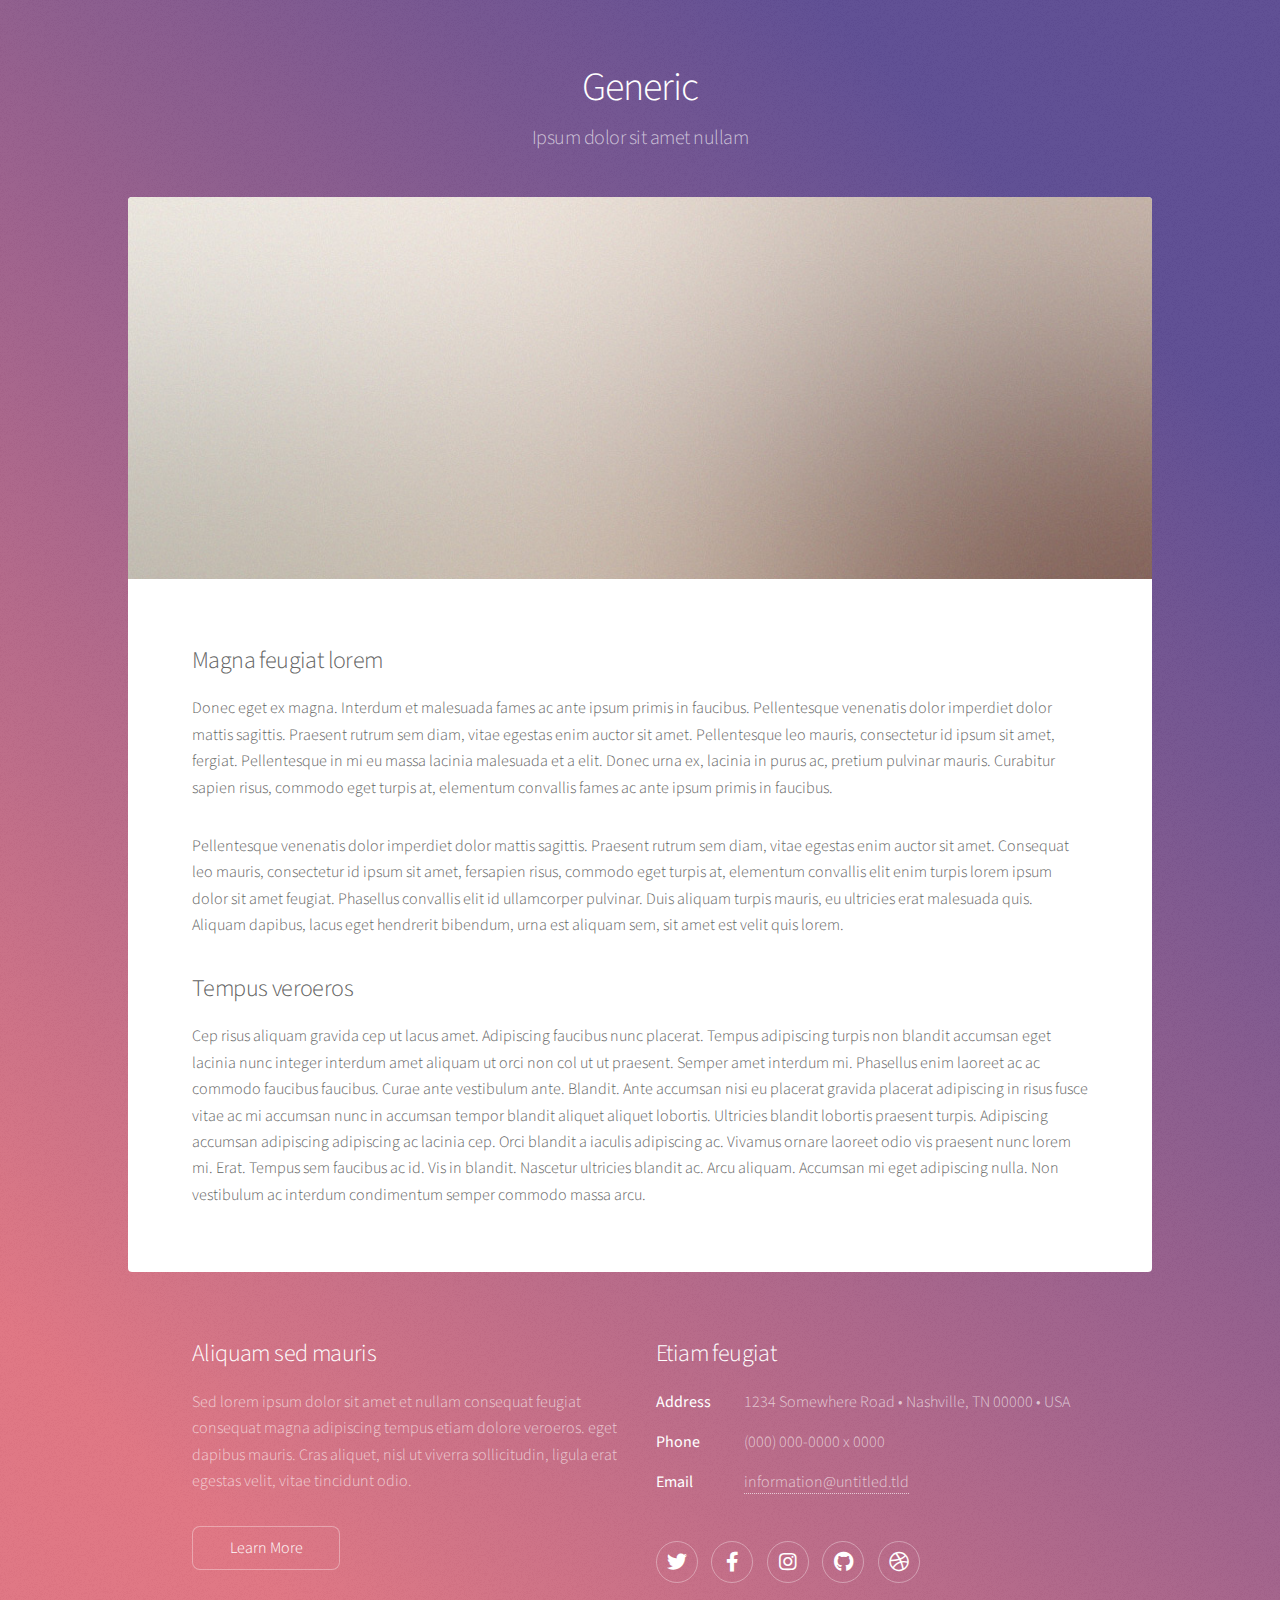
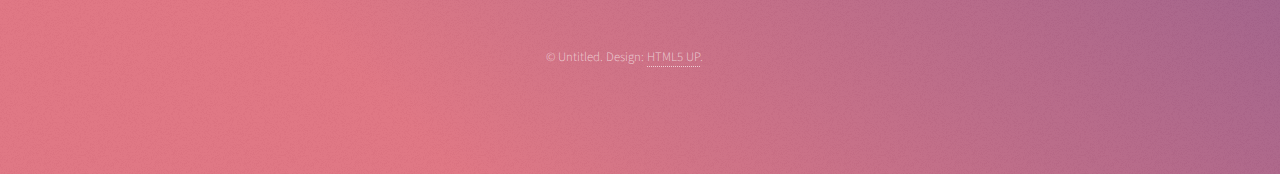
<file: sloth/generic.html>
<!DOCTYPE HTML>
<!--
	Stellar by HTML5 UP
	html5up.net | @ajlkn
	Free for personal and commercial use under the CCA 3.0 license (html5up.net/license)
-->
<html>
	<head>
		<title>Generic - Stellar by HTML5 UP</title>
		<meta charset="utf-8" />
		<meta name="viewport" content="width=device-width, initial-scale=1, user-scalable=no" />
		<link rel="stylesheet" href="assets/css/main.css" />
		<noscript><link rel="stylesheet" href="assets/css/noscript.css" /></noscript>
	</head>
	<body class="is-preload">

		<!-- Wrapper -->
			<div id="wrapper">

				<!-- Header -->
					<header id="header">
						<h1>Generic</h1>
						<p>Ipsum dolor sit amet nullam</p>
					</header>

				<!-- Main -->
					<div id="main">

						<!-- Content -->
							<section id="content" class="main">
								<span class="image main"><img src="images/pic04.jpg" alt="" /></span>
								<h2>Magna feugiat lorem</h2>
								<p>Donec eget ex magna. Interdum et malesuada fames ac ante ipsum primis in faucibus. Pellentesque venenatis dolor imperdiet dolor mattis sagittis. Praesent rutrum sem diam, vitae egestas enim auctor sit amet. Pellentesque leo mauris, consectetur id ipsum sit amet, fergiat. Pellentesque in mi eu massa lacinia malesuada et a elit. Donec urna ex, lacinia in purus ac, pretium pulvinar mauris. Curabitur sapien risus, commodo eget turpis at, elementum convallis fames ac ante ipsum primis in faucibus.</p>
								<p>Pellentesque venenatis dolor imperdiet dolor mattis sagittis. Praesent rutrum sem diam, vitae egestas enim auctor sit amet. Consequat leo mauris, consectetur id ipsum sit amet, fersapien risus, commodo eget turpis at, elementum convallis elit enim turpis lorem ipsum dolor sit amet feugiat. Phasellus convallis elit id ullamcorper pulvinar. Duis aliquam turpis mauris, eu ultricies erat malesuada quis. Aliquam dapibus, lacus eget hendrerit bibendum, urna est aliquam sem, sit amet est velit quis lorem.</p>
								<h2>Tempus veroeros</h2>
								<p>Cep risus aliquam gravida cep ut lacus amet. Adipiscing faucibus nunc placerat. Tempus adipiscing turpis non blandit accumsan eget lacinia nunc integer interdum amet aliquam ut orci non col ut ut praesent. Semper amet interdum mi. Phasellus enim laoreet ac ac commodo faucibus faucibus. Curae ante vestibulum ante. Blandit. Ante accumsan nisi eu placerat gravida placerat adipiscing in risus fusce vitae ac mi accumsan nunc in accumsan tempor blandit aliquet aliquet lobortis. Ultricies blandit lobortis praesent turpis. Adipiscing accumsan adipiscing adipiscing ac lacinia cep. Orci blandit a iaculis adipiscing ac. Vivamus ornare laoreet odio vis praesent nunc lorem mi. Erat. Tempus sem faucibus ac id. Vis in blandit. Nascetur ultricies blandit ac. Arcu aliquam. Accumsan mi eget adipiscing nulla. Non vestibulum ac interdum condimentum semper commodo massa arcu.</p>
							</section>

					</div>

				<!-- Footer -->
					<footer id="footer">
						<section>
							<h2>Aliquam sed mauris</h2>
							<p>Sed lorem ipsum dolor sit amet et nullam consequat feugiat consequat magna adipiscing tempus etiam dolore veroeros. eget dapibus mauris. Cras aliquet, nisl ut viverra sollicitudin, ligula erat egestas velit, vitae tincidunt odio.</p>
							<ul class="actions">
								<li><a href="#" class="button">Learn More</a></li>
							</ul>
						</section>
						<section>
							<h2>Etiam feugiat</h2>
							<dl class="alt">
								<dt>Address</dt>
								<dd>1234 Somewhere Road &bull; Nashville, TN 00000 &bull; USA</dd>
								<dt>Phone</dt>
								<dd>(000) 000-0000 x 0000</dd>
								<dt>Email</dt>
								<dd><a href="#">information@untitled.tld</a></dd>
							</dl>
							<ul class="icons">
								<li><a href="#" class="icon brands fa-twitter alt"><span class="label">Twitter</span></a></li>
								<li><a href="#" class="icon brands fa-facebook-f alt"><span class="label">Facebook</span></a></li>
								<li><a href="#" class="icon brands fa-instagram alt"><span class="label">Instagram</span></a></li>
								<li><a href="#" class="icon brands fa-github alt"><span class="label">GitHub</span></a></li>
								<li><a href="#" class="icon brands fa-dribbble alt"><span class="label">Dribbble</span></a></li>
							</ul>
						</section>
						<p class="copyright">&copy; Untitled. Design: <a href="https://html5up.net">HTML5 UP</a>.</p>
					</footer>

			</div>

		<!-- Scripts -->
			<script src="assets/js/jquery.min.js"></script>
			<script src="assets/js/jquery.scrollex.min.js"></script>
			<script src="assets/js/jquery.scrolly.min.js"></script>
			<script src="assets/js/browser.min.js"></script>
			<script src="assets/js/breakpoints.min.js"></script>
			<script src="assets/js/util.js"></script>
			<script src="assets/js/main.js"></script>

	</body>
</html>
</file>
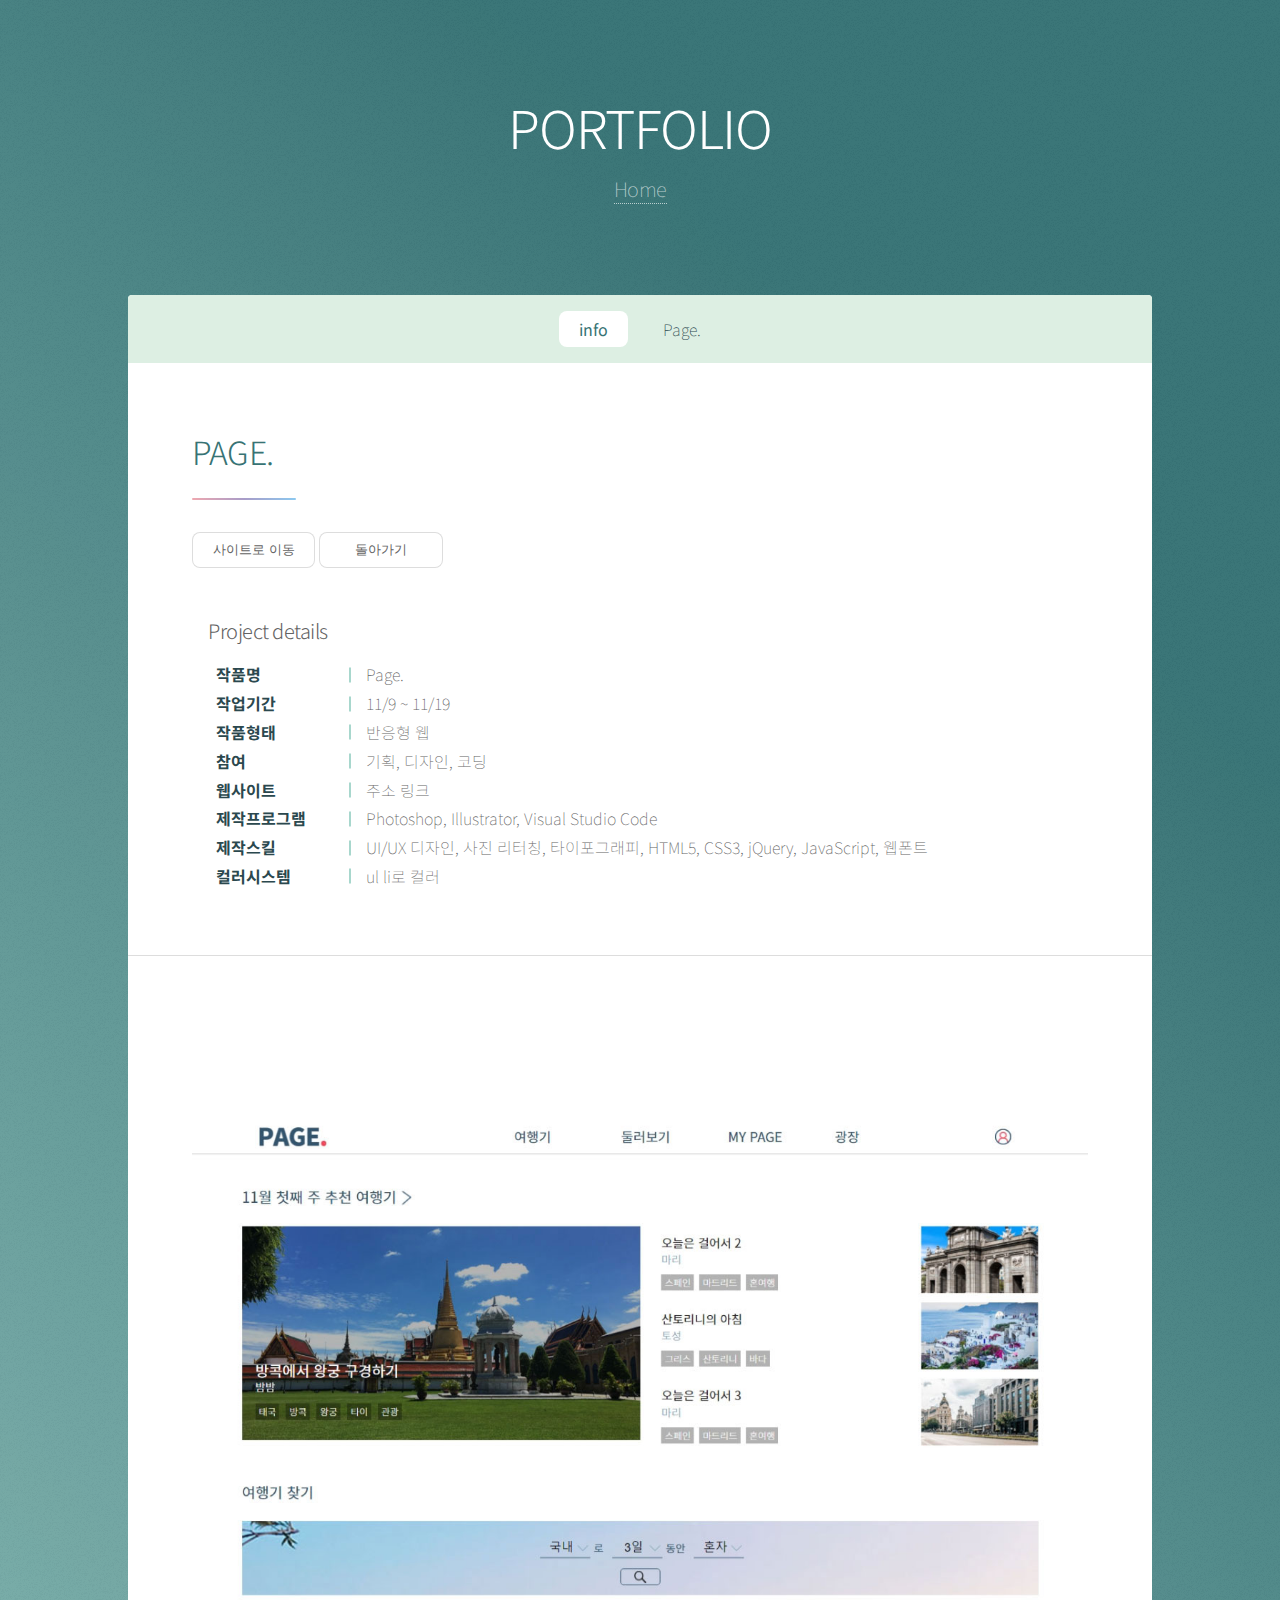
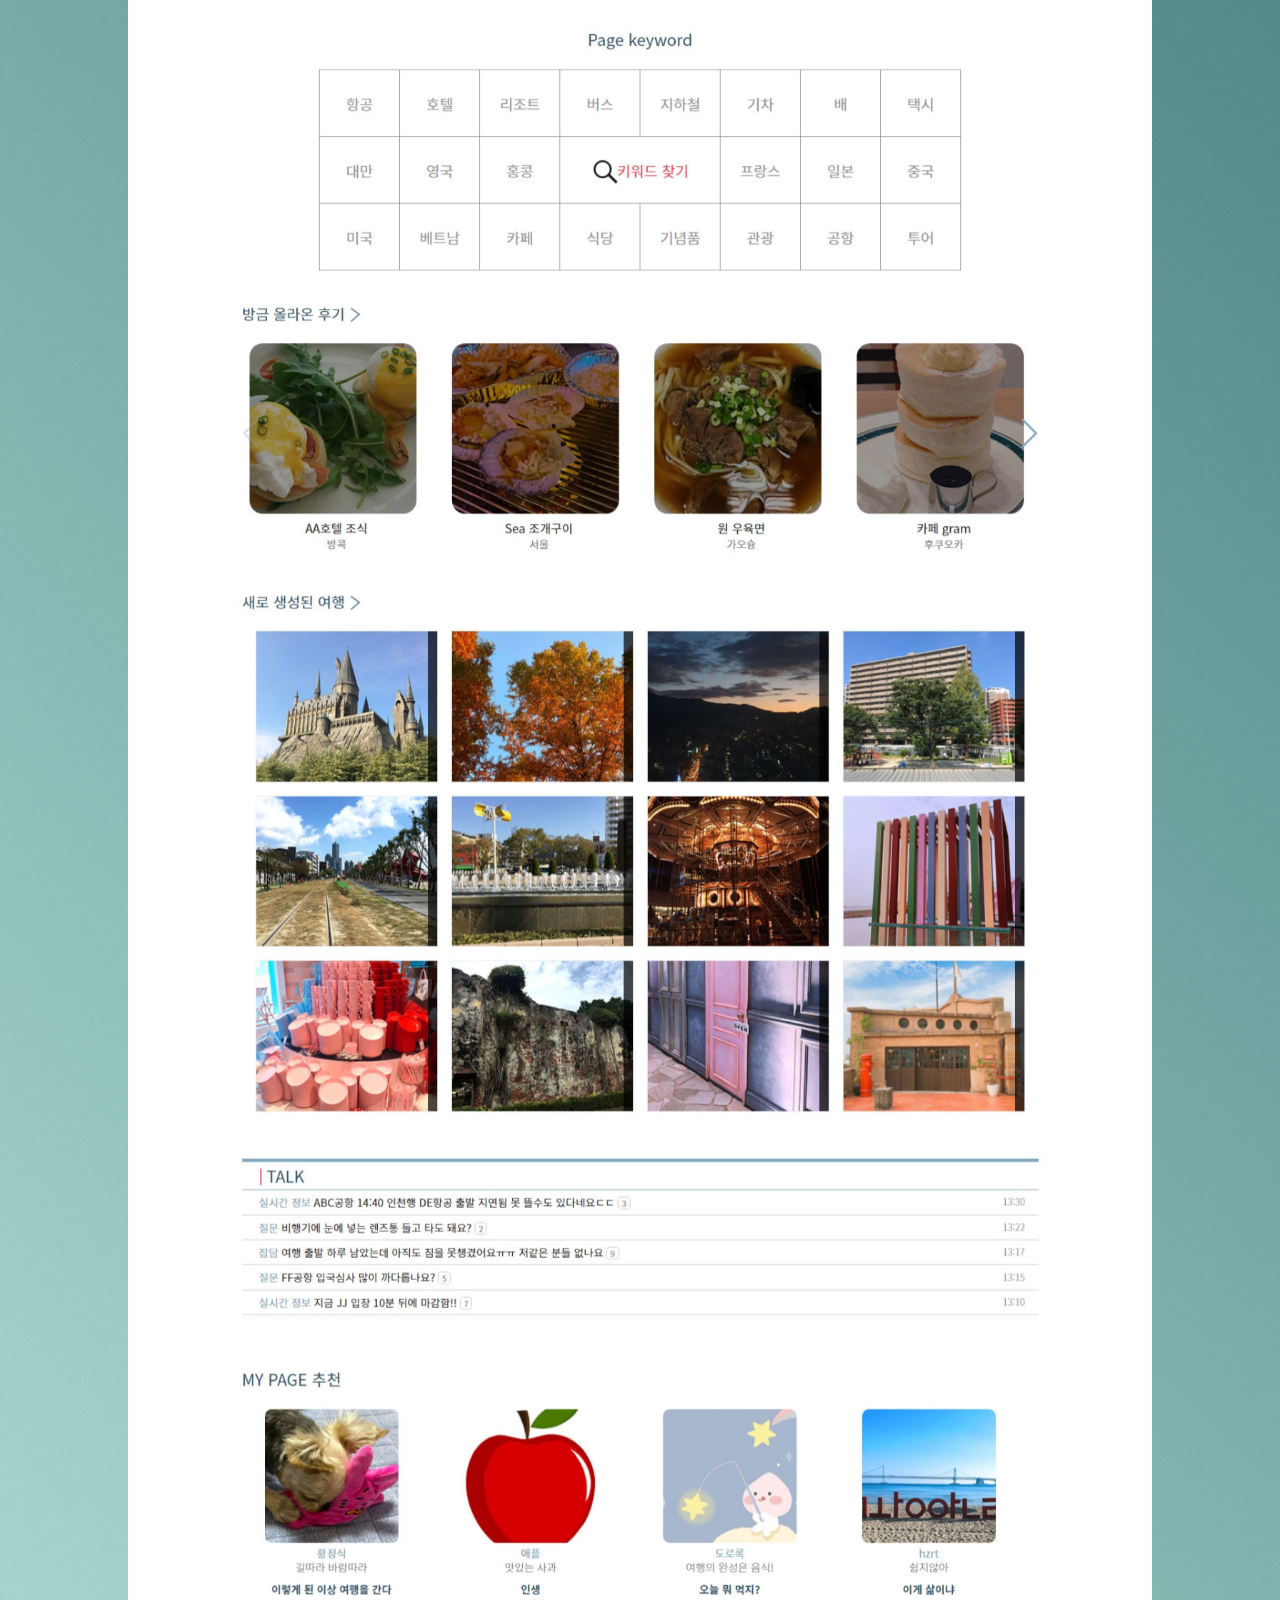
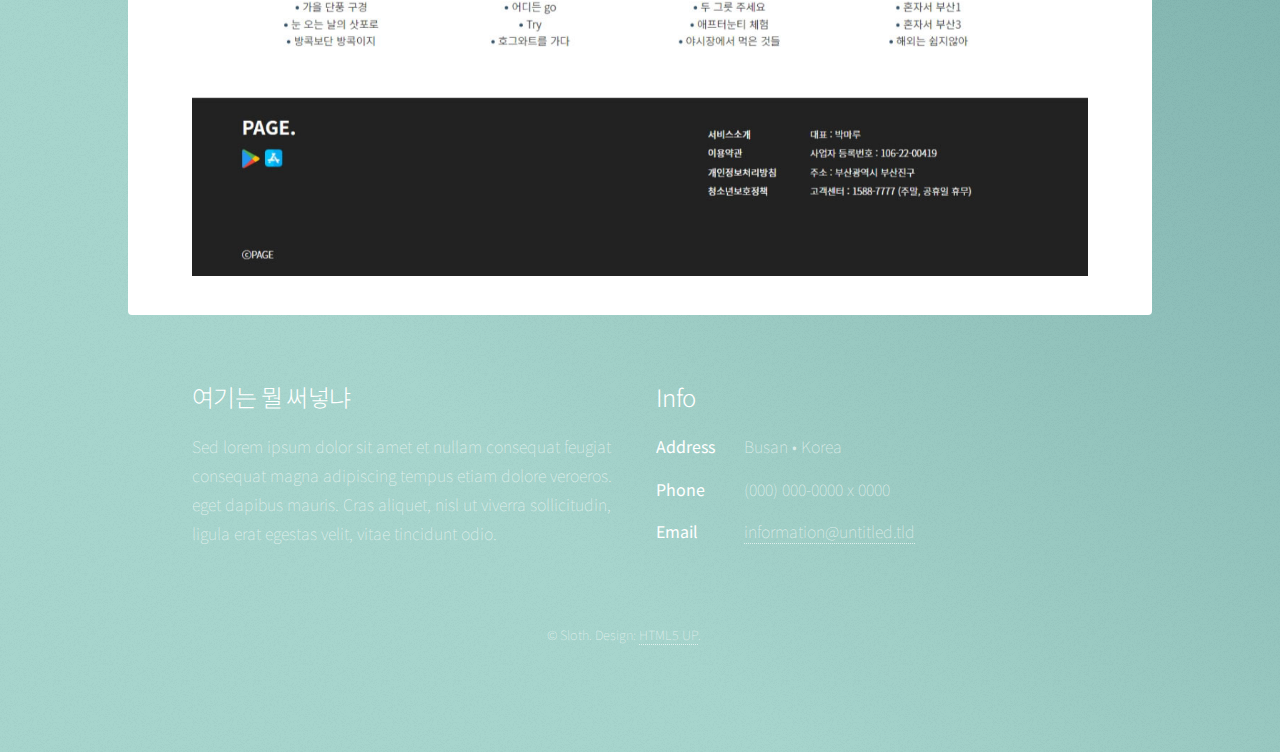
<file: sloth/portfolio1.html>
<!DOCTYPE HTML>
<!--
	Stellar by HTML5 UP
	html5up.net | @ajlkn
	Free for personal and commercial use under the CCA 3.0 license (html5up.net/license)
-->
<html>
	<head>
		<title>Sloth by Ran </title>
		<meta charset="utf-8" />
		<meta name="viewport" content="width=device-width, initial-scale=1, user-scalable=no" />
		<link rel="stylesheet" href="assets/css/main.css" />
		<noscript><link rel="stylesheet" href="assets/css/noscript.css" /></noscript>
		<link rel="stylesheet" href="assets/css/custom.css">
    <link rel="stylesheet" href="assets/css/sub_custom.css">
		<!-- Favicon-->
		<link rel="icon" type="image/x-icon" href="images/sloth_icon.ico">
	</head>
	<body class="is-preload">

		<!-- Wrapper -->
			<div id="wrapper">

				<!-- Header -->
					<header id="header" class="alt">
						<h1>PORTFOLIO</h1>
						<p><a href="index.html">Home</a></p>
					</header>

        <!-- Nav -->
        <nav id="nav">
          <ul>
            <li><a href="#pf_info" class="active">info</a></li>
            <li><a href="#pf_more">Page.</a></li>
          </ul>
        </nav>

				<!-- Main -->
					<div id="main">

						<!-- portfolio info -->
							<section id="pf_info" class="main">
								<header class="major">
                  <h2>PAGE.</h2>
                  <div class="btnBox">
                    <a href="../page/index.html" class="pf_go" target="_blank">
                      <button type="button">사이트로 이동</button>
                    </a>
                    <button type="button" class="back">돌아가기</button>
                  </div>
                </header>
                <div class="pf_info">
                  <ul>
                    <h3>Project details</h3>
                    <li><strong>작품명</strong>Page.</li>
                    <li><strong>작업기간</strong>11/9 ~ 11/19</li>
                    <li><strong>작품형태</strong>반응형 웹</li>
                    <li><strong>참여</strong>기획, 디자인, 코딩</li>
                    <li><strong>웹사이트</strong>주소 링크</li>
                    <li><strong>제작프로그램</strong>Photoshop, Illustrator, Visual Studio Code</li>
                    <li><strong>제작스킬</strong>UI/UX 디자인, 사진 리터칭, 타이포그래피, HTML5, CSS3, jQuery, JavaScript, 웹폰트 </li>
                    <li><strong>컬러시스템</strong>ul li로 컬러</li>
                  </ul>
                </div>
							</section>

							<!-- portfolio detail -->
							<section id="pf_more" class="main">
                <div class="imgBox">
                  <img src="images/work_p_img01.jpg" alt="포트폴리오 이미지">
                </div>
							</section>
					</div>

				<!-- Footer -->
					<footer id="footer">
						<section>
							<h2>여기는 뭘 써넣냐</h2>
							<p>Sed lorem ipsum dolor sit amet et nullam consequat feugiat consequat magna adipiscing tempus etiam dolore veroeros. eget dapibus mauris. Cras aliquet, nisl ut viverra sollicitudin, ligula erat egestas velit, vitae tincidunt odio.</p>
							<!-- <ul class="actions">
								<li><a href="generic.html" class="button">Learn More</a></li>
							</ul> -->
						</section>
						<section>
							<h2>Info</h2>
							<dl class="alt">
								<dt>Address</dt>
								<dd>Busan &bull; Korea</dd>
								<dt>Phone</dt>
								<dd>(000) 000-0000 x 0000</dd>
								<dt>Email</dt>
								<dd><a href="#">information@untitled.tld</a></dd>
							</dl>
						</section>
						<p class="copyright">&copy; Sloth. Design: <a href="https://html5up.net">HTML5 UP</a>.</p>
					</footer>

			</div>

		<!-- Scripts -->
			<script src="assets/js/jquery.min.js"></script>
			<script src="assets/js/jquery.scrollex.min.js"></script>
			<script src="assets/js/jquery.scrolly.min.js"></script>
			<script src="assets/js/browser.min.js"></script>
			<script src="assets/js/breakpoints.min.js"></script>
			<script src="assets/js/util.js"></script>
			<script src="assets/js/main.js"></script>
			<script src="assets/js/custom.js"></script>
	</body>
</html>
</file>
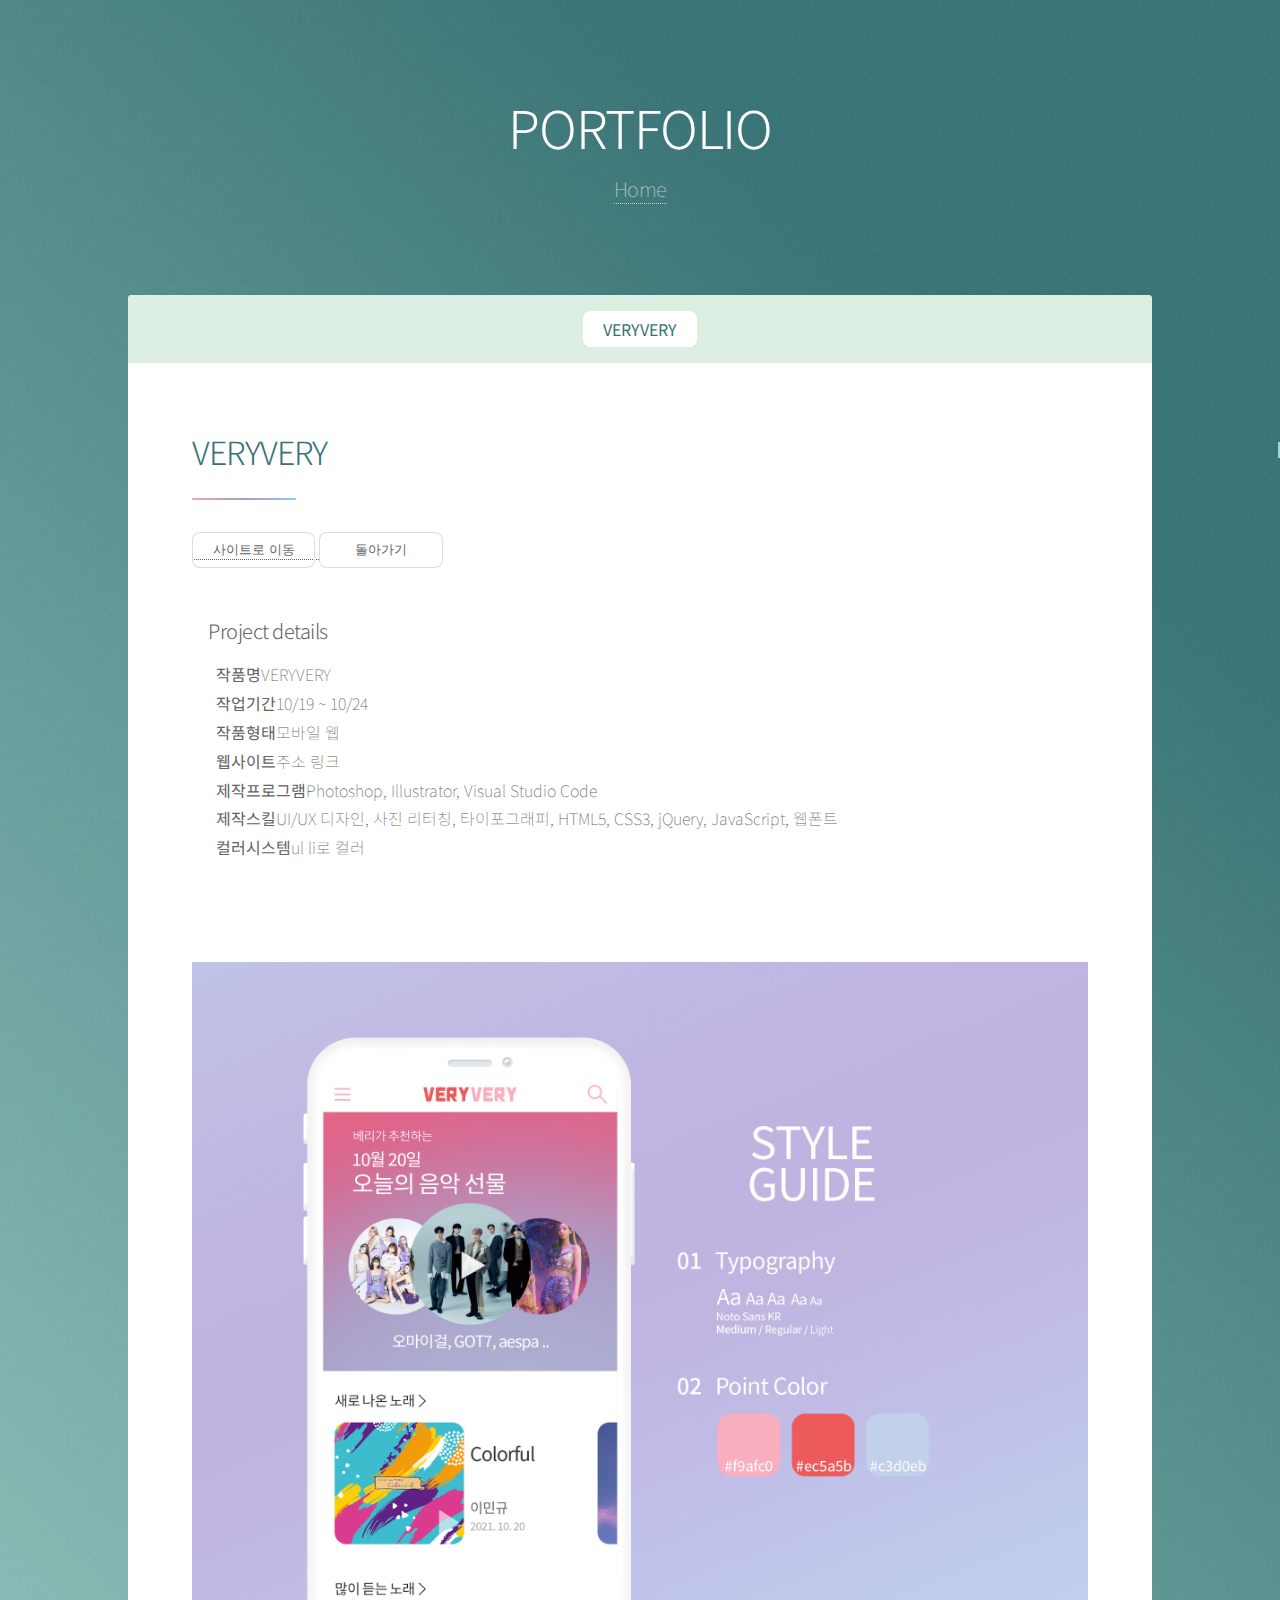
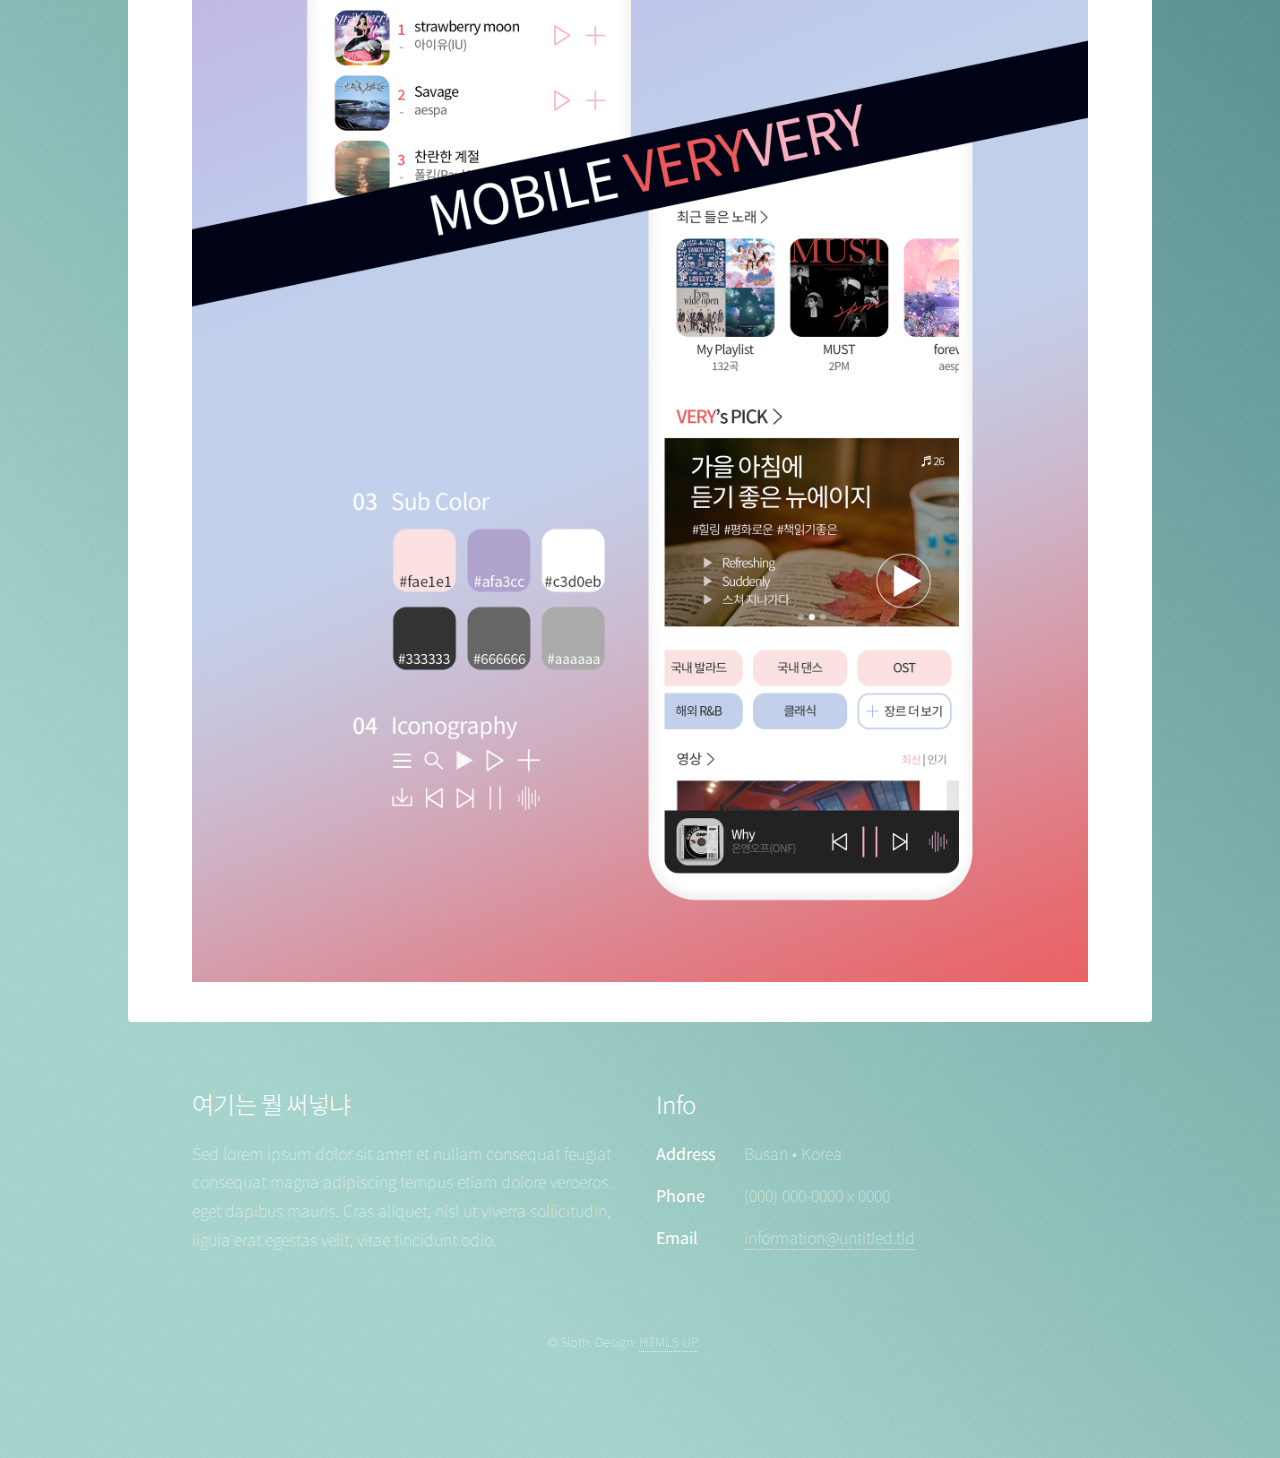
<file: sloth/portfolio2.html>
<!DOCTYPE HTML>
<!--
	Stellar by HTML5 UP
	html5up.net | @ajlkn
	Free for personal and commercial use under the CCA 3.0 license (html5up.net/license)
-->
<html>
	<head>
		<title>Sloth by Ran </title>
		<meta charset="utf-8" />
		<meta name="viewport" content="width=device-width, initial-scale=1, user-scalable=no" />
		<link rel="stylesheet" href="assets/css/main.css" />
		<noscript><link rel="stylesheet" href="assets/css/noscript.css" /></noscript>
		<link rel="stylesheet" href="assets/css/custom.css">
    <link rel="stylesheet" href="assets/css/sub_custom.css">
		<!-- Favicon-->
		<link rel="icon" type="image/x-icon" href="images/sloth_icon.ico">
	</head>
	<body class="is-preload">

		<!-- Wrapper -->
			<div id="wrapper">

				<!-- Header -->
					<header id="header" class="alt">
						<h1>PORTFOLIO</h1>
						<p><a href="index.html">Home</a></p>
					</header>

        <!-- Nav -->
        <nav id="nav">
          <ul>
            <li><a href="#pf_more" class="active">VERYVERY</a></li>
          </ul>
        </nav>

				<!-- Main -->
					<div id="main">

						<!-- portfolio detail -->
							<section id="pf_more" class="main">
								<header class="major">
                  <h2>VERYVERY</h2>
                  <div class="btnBox">
                    <a href="../mymusic/index.html" class="pf_go" target="_blank">
                      <button type="button">사이트로 이동</button>
                    </a>
                    <button type="button" class="back">돌아가기</button>
                  </div>
                </header>
                <div class="pf_info">
                  <ul>
                    <h3>Project details</h3>
                    <li><strong>작품명</strong>VERYVERY</li>
                    <li><strong>작업기간</strong>10/19 ~ 10/24</li>
                    <li><strong>작품형태</strong>모바일 웹</li>
                    <li><strong>웹사이트</strong>주소 링크</li>
                    <li><strong>제작프로그램</strong>Photoshop, Illustrator, Visual Studio Code</li>
                    <li><strong>제작스킬</strong>UI/UX 디자인, 사진 리터칭, 타이포그래피, HTML5, CSS3, jQuery, JavaScript, 웹폰트 </li>
                    <li><strong>컬러시스템</strong>ul li로 컬러</li>
                  </ul>
                </div>
                <div class="imgBox">
                  <img src="images/vvery_conceptpage.jpg" alt="포트폴리오 이미지">
                </div>
							</section>
					</div>

				<!-- Footer -->
					<footer id="footer">
						<section>
							<h2>여기는 뭘 써넣냐</h2>
							<p>Sed lorem ipsum dolor sit amet et nullam consequat feugiat consequat magna adipiscing tempus etiam dolore veroeros. eget dapibus mauris. Cras aliquet, nisl ut viverra sollicitudin, ligula erat egestas velit, vitae tincidunt odio.</p>
							<!-- <ul class="actions">
								<li><a href="generic.html" class="button">Learn More</a></li>
							</ul> -->
						</section>
						<section>
							<h2>Info</h2>
							<dl class="alt">
								<dt>Address</dt>
								<dd>Busan &bull; Korea</dd>
								<dt>Phone</dt>
								<dd>(000) 000-0000 x 0000</dd>
								<dt>Email</dt>
								<dd><a href="#">information@untitled.tld</a></dd>
							</dl>
						</section>
						<p class="copyright">&copy; Sloth. Design: <a href="https://html5up.net">HTML5 UP</a>.</p>
					</footer>

			</div>

		<!-- Scripts -->
			<script src="assets/js/jquery.min.js"></script>
			<script src="assets/js/jquery.scrollex.min.js"></script>
			<script src="assets/js/jquery.scrolly.min.js"></script>
			<script src="assets/js/browser.min.js"></script>
			<script src="assets/js/breakpoints.min.js"></script>
			<script src="assets/js/jquery.bpopup.min.js"></script>
			<script src="assets/js/util.js"></script>
			<script src="assets/js/main.js"></script>
			<script src="assets/js/custom.js"></script>
	</body>
</html>
</file>
<file: assets/css/noscript.css>
/*
	Stellar by HTML5 UP
	html5up.net | @ajlkn
	Free for personal and commercial use under the CCA 3.0 license (html5up.net/license)
*/

/* Header */

	body.is-preload #header.alt > * {
		opacity: 1;
	}

	body.is-preload #header.alt .logo {
		-moz-transform: none;
		-webkit-transform: none;
		-ms-transform: none;
		transform: none;
	}
</file>
<file: assets/css/custom.css>
@charset "utf-8";
@import url('https://fonts.googleapis.com/css2?family=Noto+Sans+KR:wght@100;300;400&display=swap');


body {
  background-color: #377374;
  background-image: url("images/overlay.png"), -moz-linear-gradient(45deg, #2B484E 15%, #377374 85%);
  background-image: url("images/overlay.png"), -webkit-linear-gradient(45deg, #377374 15%, #377374 85%);
  background-image: url("images/overlay.png"), -ms-linear-gradient(45deg, #377374 15%, #377374 85%);
  background-image: url("images/overlay.png"), linear-gradient(45deg, #A8D7CD 15%, #377374 85%);

  font-family: 'Noto Sans KR', sans-serif;
  font-weight: 100;
}
ul, ol, dl{list-style: none;}
.f300{font-weight: 300;}

/* main */
#nav{
  background-color: #DDEFE3;
  color: #2B484E;
}
#nav li a:hover{
  color: #A8D7CD;
}
#nav li a.active{
  font-weight: 400;
  color: #377374;
}
#nav.alt{
  background-color: rgba(221,239,227,0.9);
}
#nav.alt ul li a:hover{
  color: #A8D7CD;
}
#main h2{
  color: #377374;
}

#intro header h2 span{color: #A8D7CD;}
#main p span{
  font-weight: 400;
  color: #A8D7CD;
  font-size: 1.2em;
}

/* portfolio */
.work{padding-left: 0;}
.work li{
  padding-left: 0;
  margin-bottom: 5%;
}
.work li a{
  display: block;
  width: 100%;
  border: 0;
  position: relative;
  overflow: hidden;
}
.work li a .imgBox{
  width: 100%;
  height: 100%;
  text-align: center;
  overflow: hidden;
  border: 1px solid #DDEFE3;
}
.work li a .imgBox img{
  width: 100%;
  vertical-align: top;
}
.work li a .txtBox{
  border: 1px solid #DDEFE3;
  border-top: 0;
  padding: 10px 0;
  background-color: rgba(221,239,227,0.5);
}
#main .work li a .txtBox .work_tit{
  color: #377374;
  font-weight: 400;
  margin-bottom: 0.5em;
}
.work li a .txtBox .work_txt{
  margin-bottom: 0;
  color: #888;
}

/* skill */
.sk_info ul{
  margin-left: 0;
  padding-left: 0;
  text-align: left;
}
.sk_info li{
  padding-left: 0;
  font-weight: 300;
}

#main .sk_info strong{
  display: block;
  font-size: 1.1em;
  color: #377374;
}
.sk_info li span::before{
  content: '';
  display: inline-block;
  margin: 0 5px 0 10px;
  width: 3px;
  height: 12px;
  background-color: #A8D7CD;
}

/* footer */
footer{
  color: #2B484E;
}

.goTop{
  display: block;
  width: 55px;
  height: 55px;
  background-color: rgba(0,0,0,0.3);
  border-radius: 50%;
  position: fixed;
  bottom: 5%; right: 2%;
  border: 0;
  text-align: center;
  line-height: 55px;
  transition: all 0.3s;
  font-size: 0.8em;
}
.goTop:hover{
  background-color: rgba(55,115,116,1);
}


@media (min-width: 981px){
  #intro p br.brno{
    display: none;
  }

  .work{
    display: flex;
    justify-content: space-around;
    flex-wrap: wrap;
  }
  .work li{
    flex-basis: 45%;
  }
  .work li a::after{
    content: '';
    display: block;
    width: 100%;
    height: 100%;
    /* background-color: rgba(255,255,255,0.9); */
    background-color: rgba(0,0,0,0.7);
    position: absolute;
    top: 0; left: 0;
    z-index: 1;
    opacity: 0;
    transition: all 0.5s;
  }
  
  .work li a .imgBox{
    background-color: transparent;
  }
  .work li a .imgBox img{
    transform: scale(1);
    transition: all 1.5s;
  }
  .work li a .txtBox{
  position: absolute;
  top: 50%; left: 50%;
  transform: translate(-50%,-50%);
  z-index: 2;
  border: 0;
  opacity: 0;
  transition: all 0.3s;
  background-color: transparent;
  }
  #main .work li a .txtBox .work_tit{
    transform: translateY(-30px);
    transition: all 0.5s;
    color: #DDEFE3;
  }
  .work li a .txtBox .work_txt{
    transform: translateY(30px);
    transition: all 0.5s;
    color: #A8D7CD;
  }
  .work li.on a .imgBox img{
    transform: scale(1.2);
    transition: all 0.5s;
  }
  .work li.on a::after{opacity: 1;}
  .work li.on a .txtBox{opacity: 1;}
  #main .work li.on a .txtBox .work_tit,
  .work li.on a .txtBox .work_txt{
    transform: translateY(0);
  }

  .sk_info{
    display: flex;
    justify-content: space-around;
  }

  .goTop{display: none;}
  

}


@media (max-width: 736px){
  #header p br{
    display: block;
  }

}
</file>
<file: sloth/assets/css/noscript.css>
/*
	Stellar by HTML5 UP
	html5up.net | @ajlkn
	Free for personal and commercial use under the CCA 3.0 license (html5up.net/license)
*/

/* Header */

	body.is-preload #header.alt > * {
		opacity: 1;
	}

	body.is-preload #header.alt .logo {
		-moz-transform: none;
		-webkit-transform: none;
		-ms-transform: none;
		transform: none;
	}
</file>
<file: sloth/assets/css/custom.css>
@charset "utf-8";
@import url('https://fonts.googleapis.com/css2?family=Noto+Sans+KR:wght@100;300;400&display=swap');


body {
  background-color: #377374;
  background-image: url("images/overlay.png"), -moz-linear-gradient(45deg, #2B484E 15%, #377374 85%);
  background-image: url("images/overlay.png"), -webkit-linear-gradient(45deg, #377374 15%, #377374 85%);
  background-image: url("images/overlay.png"), -ms-linear-gradient(45deg, #377374 15%, #377374 85%);
  background-image: url("images/overlay.png"), linear-gradient(45deg, #A8D7CD 15%, #377374 85%);

  font-family: 'Noto Sans KR', sans-serif;
  font-weight: 100;
}
ul, ol, dl{list-style: none;}
.f300{font-weight: 300;}

/* main */
#nav{
  background-color: #DDEFE3;
  color: #2B484E;
}
#nav li a.active{
  font-weight: 400;
  color: #377374;
}
#nav.alt{
  background-color: rgba(221,239,227,0.9);
}
#nav.alt ul li a:hover{
  color: #A8D7CD;
}
#main h2{
  color: #377374;
}

#intro header h2 span{color: #A8D7CD;}
#main p span{
  font-weight: 400;
  color: #A8D7CD;
  font-size: 1.2em;
}

/* portfolio */
.work{padding-left: 0;}
.work li{
  padding-left: 0;
  margin-bottom: 20px;
}
.work li a{
  display: block;
  width: 100%;
  border: 0;
  position: relative;
  overflow: hidden;
}
.work li a .imgBox{
  width: 100%;
  height: 100%;
  text-align: center;
  overflow: hidden;
  padding: 15px 0 5px;
  border: 1px solid #DDEFE3;
  border-bottom: 0;
}
.work li a .imgBox img{
  width: 70%;
}
.work li a .txtBox{
  border: 1px solid #DDEFE3;
  padding: 10px 0;
  background-color: rgba(221,239,227,0.5);
}
#main .work li a .txtBox .work_tit{
  color: #377374;
  font-weight: 400;
  margin-bottom: 0.5em;
}
.work li a .txtBox p.work_txt{margin-bottom: 0;}

/* skill */
.sk_info ul{
  margin-left: 0;
  padding-left: 0;
  text-align: left;
}
.sk_info li{
  padding-left: 0;
  font-weight: 300;
}

#main .sk_info strong{
  display: block;
  font-size: 1.1em;
  color: #377374;
}
.sk_info li span::before{
  content: '';
  display: inline-block;
  margin: 0 5px 0 10px;
  width: 3px;
  height: 12px;
  background-color: #A8D7CD;
}



@media (min-width: 981px){
  #intro p br.brno{
    display: none;
  }

  .work{
    display: flex;
    justify-content: space-around;
    flex-wrap: wrap;
  }
  .work li{
    flex-basis: 45%;
    margin-bottom: 20px;
  }
  .work li a::after{
    content: '';
    display: block;
    width: 100%;
    height: 100%;
    background-color: rgba(255,255,255,0.9);
    position: absolute;
    top: 0; left: 0;
    z-index: 1;
    opacity: 0;
    transition: all 0.5s;
  }
  
  .work li a .imgBox{
    background-color: transparent;
    border: 0;
  }
  .work li a .imgBox img{
    width: 90%;
    border: 1px solid #DDEFE3;
  }
  .work li a .txtBox{
  position: absolute;
  top: 50%; left: 50%;
  transform: translate(-50%,-50%);
  z-index: 2;
  border: 0;
  opacity: 0;
  transition: all 0.3s;
  background-color: transparent;
  }
  .work li a .txtBox .work_tit{
    transform: translateY(-30px);
    transition: all 0.5s;
  }
  .work li a .txtBox .work_txt{
    transform: translateY(30px);
    transition: all 0.5s;
  }
  .work li.on a::after{opacity: 1;}
  .work li.on a .txtBox{opacity: 1;}
  .work li.on a .txtBox .work_tit,
  .work li.on a .txtBox .work_txt{
    transform: translateY(0);
  }
  
  /* .sk_info > div{
    float: left;
    margin-left: 100px;
    margin-right: 50px;
  }
  .sk_info::after{
    content: '';
    display: block;
    clear: both;
  } */

  .sk_info{
    display: flex;
    justify-content: space-around;
  }
  

}


@media (max-width: 736px){
  #header p br{
    display: block;
  }

}
</file>
<file: assets/css/main.css>
@import url(fontawesome-all.min.css);
@import 'https://fonts.googleapis.com/css?family=Source+Sans+Pro:300,400';


/*
	Stellar by HTML5 UP
	html5up.net | @ajlkn
	Free for personal and commercial use under the CCA 3.0 license (html5up.net/license)
*/

html, body, div, span, applet, object,
iframe, h1, h2, h3, h4, h5, h6, p, blockquote,
pre, a, abbr, acronym, address, big, cite,
code, del, dfn, em, img, ins, kbd, q, s, samp,
small, strike, strong, sub, sup, tt, var, b,
u, i, center, dl, dt, dd, ol, ul, li, fieldset,
form, label, legend, table, caption, tbody,
tfoot, thead, tr, th, td, article, aside,
canvas, details, embed, figure, figcaption,
footer, header, hgroup, menu, nav, output, ruby,
section, summary, time, mark, audio, video {
	margin: 0;
	padding: 0;
	border: 0;
	font-size: 100%;
	font: inherit;
	vertical-align: baseline;}

article, aside, details, figcaption, figure,
footer, header, hgroup, menu, nav, section {
	display: block;}

body {
	line-height: 1;
}

ol, ul {
	list-style: none;
}

blockquote, q {
	quotes: none;
}

	blockquote:before, blockquote:after, q:before, q:after {
		content: '';
		content: none;
	}

table {
	border-collapse: collapse;
	border-spacing: 0;
}

body {
	-webkit-text-size-adjust: none;
}

mark {
	background-color: transparent;
	color: inherit;
}

input::-moz-focus-inner {
	border: 0;
	padding: 0;
}

input, select, textarea {
	-moz-appearance: none;
	-webkit-appearance: none;
	-ms-appearance: none;
	appearance: none;
}

/* Basic */

	@-ms-viewport {
		width: device-width;
	}

	body {
		-ms-overflow-style: scrollbar;
	}

	@media screen and (max-width: 480px) {

		html, body {
			min-width: 320px;
		}

	}

	html {
		box-sizing: border-box;
	}

	*, *:before, *:after {
		box-sizing: inherit;
	}

	body {
		background-color: #935d8c;
		background-image: url("images/overlay.png"), -moz-linear-gradient(45deg, #e37682 15%, #5f4d93 85%);
		background-image: url("images/overlay.png"), -webkit-linear-gradient(45deg, #e37682 15%, #5f4d93 85%);
		background-image: url("images/overlay.png"), -ms-linear-gradient(45deg, #e37682 15%, #5f4d93 85%);
		background-image: url("images/overlay.png"), linear-gradient(45deg, #e37682 15%, #5f4d93 85%);
	}

		body.is-preload *, body.is-preload *:before, body.is-preload *:after {
			-moz-animation: none !important;
			-webkit-animation: none !important;
			-ms-animation: none !important;
			animation: none !important;
			-moz-transition: none !important;
			-webkit-transition: none !important;
			-ms-transition: none !important;
			transition: none !important;
		}

/* Type */

	body {
		background-color: #935d8c;
		color: rgba(255, 255, 255, 0.65);
	}

	body, input, select, textarea {
		font-family: "Source Sans Pro", Helvetica, sans-serif;
		/* font-family: 'Noto Sans KR', sans-serif; */
		font-size: 17pt;
		font-weight: 300;
		line-height: 1.65;
	}

		@media screen and (max-width: 1680px) {

			body, input, select, textarea {
				font-size: 14pt;
			}

		}

		@media screen and (max-width: 1280px) {

			body, input, select, textarea {
				font-size: 12pt;
			}

		}

		@media screen and (max-width: 360px) {

			body, input, select, textarea {
				font-size: 11pt;
			}

		}

	a {
		-moz-transition: color 0.2s ease, border-bottom 0.2s ease;
		-webkit-transition: color 0.2s ease, border-bottom 0.2s ease;
		-ms-transition: color 0.2s ease, border-bottom 0.2s ease;
		transition: color 0.2s ease, border-bottom 0.2s ease;
		text-decoration: none;
		border-bottom: dotted 1px;
		color: inherit;
	}

		a:hover {
			border-bottom-color: transparent;
		}

	strong, b {
		font-weight: 400;
	}

	em, i {
		font-style: italic;
	}

	p {
		margin: 0 0 2em 0;
	}

		p.content {
			-moz-columns: 20em 2;
			-webkit-columns: 20em 2;
			-ms-columns: 20em 2;
			columns: 20em 2;
			-moz-column-gap: 2em;
			-webkit-column-gap: 2em;
			-ms-column-gap: 2em;
			column-gap: 2em;
			text-align: justify;
		}

	h1, h2, h3, h4, h5, h6 {
		font-weight: 300;
		line-height: 1.5;
		margin: 0 0 0.7em 0;
		letter-spacing: -0.025em;
	}

		h1 a, h2 a, h3 a, h4 a, h5 a, h6 a {
			color: inherit;
			text-decoration: none;
		}

	h1 {
		font-size: 2.5em;
		line-height: 1.2;
	}

	h2 {
		font-size: 1.5em;
	}

	h3 {
		font-size: 1.25em;
	}

	h4 {
		font-size: 1.1em;
	}

	h5 {
		font-size: 0.9em;
	}

	h6 {
		font-size: 0.7em;
	}

	@media screen and (max-width: 736px) {

		h1 {
			font-size: 2em;
		}

	}

	sub {
		font-size: 0.8em;
		position: relative;
		top: 0.5em;
	}

	sup {
		font-size: 0.8em;
		position: relative;
		top: -0.5em;
	}

	blockquote {
		border-left: solid 4px;
		font-style: italic;
		margin: 0 0 2em 0;
		padding: 0.5em 0 0.5em 2em;
	}

	code {
		border-radius: 8px;
		border: solid 1px;
		font-family: "Courier New", monospace;
		font-size: 0.9em;
		margin: 0 0.25em;
		padding: 0.25em 0.65em;
	}

	pre {
		-webkit-overflow-scrolling: touch;
		font-family: "Courier New", monospace;
		font-size: 0.9em;
		margin: 0 0 2em 0;
	}

		pre code {
			display: block;
			line-height: 1.75;
			padding: 1em 1.5em;
			overflow-x: auto;
		}

	hr {
		border: 0;
		border-bottom: solid 1px;
		margin: 2em 0;
	}

		hr.major {
			margin: 3em 0;
		}

	.align-left {
		text-align: left;
	}

	.align-center {
		text-align: center;
	}

	.align-right {
		text-align: right;
	}

	input, select, textarea {
		color: #ffffff;
	}

	a:hover {
		color: #ffffff;
	}

	strong, b {
		color: #ffffff;
	}

	h1, h2, h3, h4, h5, h6 {
		color: #ffffff;
	}

	blockquote {
		border-left-color: rgba(255, 255, 255, 0.35);
	}

	code {
		background: rgba(255, 255, 255, 0.075);
		border-color: rgba(255, 255, 255, 0.35);
	}

	hr {
		border-bottom-color: rgba(255, 255, 255, 0.35);
	}

/* Row */

	.row {
		display: flex;
		flex-wrap: wrap;
		box-sizing: border-box;
		align-items: stretch;
	}

		.row > * {
			box-sizing: border-box;
		}

		.row.gtr-uniform > * > :last-child {
			margin-bottom: 0;
		}

		.row.aln-left {
			justify-content: flex-start;
		}

		.row.aln-center {
			justify-content: center;
		}

		.row.aln-right {
			justify-content: flex-end;
		}

		.row.aln-top {
			align-items: flex-start;
		}

		.row.aln-middle {
			align-items: center;
		}

		.row.aln-bottom {
			align-items: flex-end;
		}

		.row > .imp {
			order: -1;
		}

		.row > .col-1 {
			width: 8.33333%;
		}

		.row > .off-1 {
			margin-left: 8.33333%;
		}

		.row > .col-2 {
			width: 16.66667%;
		}

		.row > .off-2 {
			margin-left: 16.66667%;
		}

		.row > .col-3 {
			width: 25%;
		}

		.row > .off-3 {
			margin-left: 25%;
		}

		.row > .col-4 {
			width: 33.33333%;
		}

		.row > .off-4 {
			margin-left: 33.33333%;
		}

		.row > .col-5 {
			width: 41.66667%;
		}

		.row > .off-5 {
			margin-left: 41.66667%;
		}

		.row > .col-6 {
			width: 50%;
		}

		.row > .off-6 {
			margin-left: 50%;
		}

		.row > .col-7 {
			width: 58.33333%;
		}

		.row > .off-7 {
			margin-left: 58.33333%;
		}

		.row > .col-8 {
			width: 66.66667%;
		}

		.row > .off-8 {
			margin-left: 66.66667%;
		}

		.row > .col-9 {
			width: 75%;
		}

		.row > .off-9 {
			margin-left: 75%;
		}

		.row > .col-10 {
			width: 83.33333%;
		}

		.row > .off-10 {
			margin-left: 83.33333%;
		}

		.row > .col-11 {
			width: 91.66667%;
		}

		.row > .off-11 {
			margin-left: 91.66667%;
		}

		.row > .col-12 {
			width: 100%;
		}

		.row > .off-12 {
			margin-left: 100%;
		}

		.row.gtr-0 {
			margin-top: 0;
			margin-left: 0em;
		}

			.row.gtr-0 > * {
				padding: 0 0 0 0em;
			}

			.row.gtr-0.gtr-uniform {
				margin-top: 0em;
			}

				.row.gtr-0.gtr-uniform > * {
					padding-top: 0em;
				}

		.row.gtr-25 {
			margin-top: 0;
			margin-left: -0.375em;
		}

			.row.gtr-25 > * {
				padding: 0 0 0 0.375em;
			}

			.row.gtr-25.gtr-uniform {
				margin-top: -0.375em;
			}

				.row.gtr-25.gtr-uniform > * {
					padding-top: 0.375em;
				}

		.row.gtr-50 {
			margin-top: 0;
			margin-left: -0.75em;
		}

			.row.gtr-50 > * {
				padding: 0 0 0 0.75em;
			}

			.row.gtr-50.gtr-uniform {
				margin-top: -0.75em;
			}

				.row.gtr-50.gtr-uniform > * {
					padding-top: 0.75em;
				}

		.row {
			margin-top: 0;
			margin-left: -1.5em;
		}

			.row > * {
				padding: 0 0 0 1.5em;
			}

			.row.gtr-uniform {
				margin-top: -1.5em;
			}

				.row.gtr-uniform > * {
					padding-top: 1.5em;
				}

		.row.gtr-150 {
			margin-top: 0;
			margin-left: -2.25em;
		}

			.row.gtr-150 > * {
				padding: 0 0 0 2.25em;
			}

			.row.gtr-150.gtr-uniform {
				margin-top: -2.25em;
			}

				.row.gtr-150.gtr-uniform > * {
					padding-top: 2.25em;
				}

		.row.gtr-200 {
			margin-top: 0;
			margin-left: -3em;
		}

			.row.gtr-200 > * {
				padding: 0 0 0 3em;
			}

			.row.gtr-200.gtr-uniform {
				margin-top: -3em;
			}

				.row.gtr-200.gtr-uniform > * {
					padding-top: 3em;
				}

		@media screen and (max-width: 1680px) {

			.row {
				display: flex;
				flex-wrap: wrap;
				box-sizing: border-box;
				align-items: stretch;
			}

				.row > * {
					box-sizing: border-box;
				}

				.row.gtr-uniform > * > :last-child {
					margin-bottom: 0;
				}

				.row.aln-left {
					justify-content: flex-start;
				}

				.row.aln-center {
					justify-content: center;
				}

				.row.aln-right {
					justify-content: flex-end;
				}

				.row.aln-top {
					align-items: flex-start;
				}

				.row.aln-middle {
					align-items: center;
				}

				.row.aln-bottom {
					align-items: flex-end;
				}

				.row > .imp-xlarge {
					order: -1;
				}

				.row > .col-1-xlarge {
					width: 8.33333%;
				}

				.row > .off-1-xlarge {
					margin-left: 8.33333%;
				}

				.row > .col-2-xlarge {
					width: 16.66667%;
				}

				.row > .off-2-xlarge {
					margin-left: 16.66667%;
				}

				.row > .col-3-xlarge {
					width: 25%;
				}

				.row > .off-3-xlarge {
					margin-left: 25%;
				}

				.row > .col-4-xlarge {
					width: 33.33333%;
				}

				.row > .off-4-xlarge {
					margin-left: 33.33333%;
				}

				.row > .col-5-xlarge {
					width: 41.66667%;
				}

				.row > .off-5-xlarge {
					margin-left: 41.66667%;
				}

				.row > .col-6-xlarge {
					width: 50%;
				}

				.row > .off-6-xlarge {
					margin-left: 50%;
				}

				.row > .col-7-xlarge {
					width: 58.33333%;
				}

				.row > .off-7-xlarge {
					margin-left: 58.33333%;
				}

				.row > .col-8-xlarge {
					width: 66.66667%;
				}

				.row > .off-8-xlarge {
					margin-left: 66.66667%;
				}

				.row > .col-9-xlarge {
					width: 75%;
				}

				.row > .off-9-xlarge {
					margin-left: 75%;
				}

				.row > .col-10-xlarge {
					width: 83.33333%;
				}

				.row > .off-10-xlarge {
					margin-left: 83.33333%;
				}

				.row > .col-11-xlarge {
					width: 91.66667%;
				}

				.row > .off-11-xlarge {
					margin-left: 91.66667%;
				}

				.row > .col-12-xlarge {
					width: 100%;
				}

				.row > .off-12-xlarge {
					margin-left: 100%;
				}

				.row.gtr-0 {
					margin-top: 0;
					margin-left: 0em;
				}

					.row.gtr-0 > * {
						padding: 0 0 0 0em;
					}

					.row.gtr-0.gtr-uniform {
						margin-top: 0em;
					}

						.row.gtr-0.gtr-uniform > * {
							padding-top: 0em;
						}

				.row.gtr-25 {
					margin-top: 0;
					margin-left: -0.375em;
				}

					.row.gtr-25 > * {
						padding: 0 0 0 0.375em;
					}

					.row.gtr-25.gtr-uniform {
						margin-top: -0.375em;
					}

						.row.gtr-25.gtr-uniform > * {
							padding-top: 0.375em;
						}

				.row.gtr-50 {
					margin-top: 0;
					margin-left: -0.75em;
				}

					.row.gtr-50 > * {
						padding: 0 0 0 0.75em;
					}

					.row.gtr-50.gtr-uniform {
						margin-top: -0.75em;
					}

						.row.gtr-50.gtr-uniform > * {
							padding-top: 0.75em;
						}

				.row {
					margin-top: 0;
					margin-left: -1.5em;
				}

					.row > * {
						padding: 0 0 0 1.5em;
					}

					.row.gtr-uniform {
						margin-top: -1.5em;
					}

						.row.gtr-uniform > * {
							padding-top: 1.5em;
						}

				.row.gtr-150 {
					margin-top: 0;
					margin-left: -2.25em;
				}

					.row.gtr-150 > * {
						padding: 0 0 0 2.25em;
					}

					.row.gtr-150.gtr-uniform {
						margin-top: -2.25em;
					}

						.row.gtr-150.gtr-uniform > * {
							padding-top: 2.25em;
						}

				.row.gtr-200 {
					margin-top: 0;
					margin-left: -3em;
				}

					.row.gtr-200 > * {
						padding: 0 0 0 3em;
					}

					.row.gtr-200.gtr-uniform {
						margin-top: -3em;
					}

						.row.gtr-200.gtr-uniform > * {
							padding-top: 3em;
						}

		}

		@media screen and (max-width: 1280px) {

			.row {
				display: flex;
				flex-wrap: wrap;
				box-sizing: border-box;
				align-items: stretch;
			}

				.row > * {
					box-sizing: border-box;
				}

				.row.gtr-uniform > * > :last-child {
					margin-bottom: 0;
				}

				.row.aln-left {
					justify-content: flex-start;
				}

				.row.aln-center {
					justify-content: center;
				}

				.row.aln-right {
					justify-content: flex-end;
				}

				.row.aln-top {
					align-items: flex-start;
				}

				.row.aln-middle {
					align-items: center;
				}

				.row.aln-bottom {
					align-items: flex-end;
				}

				.row > .imp-large {
					order: -1;
				}

				.row > .col-1-large {
					width: 8.33333%;
				}

				.row > .off-1-large {
					margin-left: 8.33333%;
				}

				.row > .col-2-large {
					width: 16.66667%;
				}

				.row > .off-2-large {
					margin-left: 16.66667%;
				}

				.row > .col-3-large {
					width: 25%;
				}

				.row > .off-3-large {
					margin-left: 25%;
				}

				.row > .col-4-large {
					width: 33.33333%;
				}

				.row > .off-4-large {
					margin-left: 33.33333%;
				}

				.row > .col-5-large {
					width: 41.66667%;
				}

				.row > .off-5-large {
					margin-left: 41.66667%;
				}

				.row > .col-6-large {
					width: 50%;
				}

				.row > .off-6-large {
					margin-left: 50%;
				}

				.row > .col-7-large {
					width: 58.33333%;
				}

				.row > .off-7-large {
					margin-left: 58.33333%;
				}

				.row > .col-8-large {
					width: 66.66667%;
				}

				.row > .off-8-large {
					margin-left: 66.66667%;
				}

				.row > .col-9-large {
					width: 75%;
				}

				.row > .off-9-large {
					margin-left: 75%;
				}

				.row > .col-10-large {
					width: 83.33333%;
				}

				.row > .off-10-large {
					margin-left: 83.33333%;
				}

				.row > .col-11-large {
					width: 91.66667%;
				}

				.row > .off-11-large {
					margin-left: 91.66667%;
				}

				.row > .col-12-large {
					width: 100%;
				}

				.row > .off-12-large {
					margin-left: 100%;
				}

				.row.gtr-0 {
					margin-top: 0;
					margin-left: 0em;
				}

					.row.gtr-0 > * {
						padding: 0 0 0 0em;
					}

					.row.gtr-0.gtr-uniform {
						margin-top: 0em;
					}

						.row.gtr-0.gtr-uniform > * {
							padding-top: 0em;
						}

				.row.gtr-25 {
					margin-top: 0;
					margin-left: -0.375em;
				}

					.row.gtr-25 > * {
						padding: 0 0 0 0.375em;
					}

					.row.gtr-25.gtr-uniform {
						margin-top: -0.375em;
					}

						.row.gtr-25.gtr-uniform > * {
							padding-top: 0.375em;
						}

				.row.gtr-50 {
					margin-top: 0;
					margin-left: -0.75em;
				}

					.row.gtr-50 > * {
						padding: 0 0 0 0.75em;
					}

					.row.gtr-50.gtr-uniform {
						margin-top: -0.75em;
					}

						.row.gtr-50.gtr-uniform > * {
							padding-top: 0.75em;
						}

				.row {
					margin-top: 0;
					margin-left: -1.5em;
				}

					.row > * {
						padding: 0 0 0 1.5em;
					}

					.row.gtr-uniform {
						margin-top: -1.5em;
					}

						.row.gtr-uniform > * {
							padding-top: 1.5em;
						}

				.row.gtr-150 {
					margin-top: 0;
					margin-left: -2.25em;
				}

					.row.gtr-150 > * {
						padding: 0 0 0 2.25em;
					}

					.row.gtr-150.gtr-uniform {
						margin-top: -2.25em;
					}

						.row.gtr-150.gtr-uniform > * {
							padding-top: 2.25em;
						}

				.row.gtr-200 {
					margin-top: 0;
					margin-left: -3em;
				}

					.row.gtr-200 > * {
						padding: 0 0 0 3em;
					}

					.row.gtr-200.gtr-uniform {
						margin-top: -3em;
					}

						.row.gtr-200.gtr-uniform > * {
							padding-top: 3em;
						}

		}

		@media screen and (max-width: 980px) {

			.row {
				display: flex;
				flex-wrap: wrap;
				box-sizing: border-box;
				align-items: stretch;
			}

				.row > * {
					box-sizing: border-box;
				}

				.row.gtr-uniform > * > :last-child {
					margin-bottom: 0;
				}

				.row.aln-left {
					justify-content: flex-start;
				}

				.row.aln-center {
					justify-content: center;
				}

				.row.aln-right {
					justify-content: flex-end;
				}

				.row.aln-top {
					align-items: flex-start;
				}

				.row.aln-middle {
					align-items: center;
				}

				.row.aln-bottom {
					align-items: flex-end;
				}

				.row > .imp-medium {
					order: -1;
				}

				.row > .col-1-medium {
					width: 8.33333%;
				}

				.row > .off-1-medium {
					margin-left: 8.33333%;
				}

				.row > .col-2-medium {
					width: 16.66667%;
				}

				.row > .off-2-medium {
					margin-left: 16.66667%;
				}

				.row > .col-3-medium {
					width: 25%;
				}

				.row > .off-3-medium {
					margin-left: 25%;
				}

				.row > .col-4-medium {
					width: 33.33333%;
				}

				.row > .off-4-medium {
					margin-left: 33.33333%;
				}

				.row > .col-5-medium {
					width: 41.66667%;
				}

				.row > .off-5-medium {
					margin-left: 41.66667%;
				}

				.row > .col-6-medium {
					width: 50%;
				}

				.row > .off-6-medium {
					margin-left: 50%;
				}

				.row > .col-7-medium {
					width: 58.33333%;
				}

				.row > .off-7-medium {
					margin-left: 58.33333%;
				}

				.row > .col-8-medium {
					width: 66.66667%;
				}

				.row > .off-8-medium {
					margin-left: 66.66667%;
				}

				.row > .col-9-medium {
					width: 75%;
				}

				.row > .off-9-medium {
					margin-left: 75%;
				}

				.row > .col-10-medium {
					width: 83.33333%;
				}

				.row > .off-10-medium {
					margin-left: 83.33333%;
				}

				.row > .col-11-medium {
					width: 91.66667%;
				}

				.row > .off-11-medium {
					margin-left: 91.66667%;
				}

				.row > .col-12-medium {
					width: 100%;
				}

				.row > .off-12-medium {
					margin-left: 100%;
				}

				.row.gtr-0 {
					margin-top: 0;
					margin-left: 0em;
				}

					.row.gtr-0 > * {
						padding: 0 0 0 0em;
					}

					.row.gtr-0.gtr-uniform {
						margin-top: 0em;
					}

						.row.gtr-0.gtr-uniform > * {
							padding-top: 0em;
						}

				.row.gtr-25 {
					margin-top: 0;
					margin-left: -0.375em;
				}

					.row.gtr-25 > * {
						padding: 0 0 0 0.375em;
					}

					.row.gtr-25.gtr-uniform {
						margin-top: -0.375em;
					}

						.row.gtr-25.gtr-uniform > * {
							padding-top: 0.375em;
						}

				.row.gtr-50 {
					margin-top: 0;
					margin-left: -0.75em;
				}

					.row.gtr-50 > * {
						padding: 0 0 0 0.75em;
					}

					.row.gtr-50.gtr-uniform {
						margin-top: -0.75em;
					}

						.row.gtr-50.gtr-uniform > * {
							padding-top: 0.75em;
						}

				.row {
					margin-top: 0;
					margin-left: -1.5em;
				}

					.row > * {
						padding: 0 0 0 1.5em;
					}

					.row.gtr-uniform {
						margin-top: -1.5em;
					}

						.row.gtr-uniform > * {
							padding-top: 1.5em;
						}

				.row.gtr-150 {
					margin-top: 0;
					margin-left: -2.25em;
				}

					.row.gtr-150 > * {
						padding: 0 0 0 2.25em;
					}

					.row.gtr-150.gtr-uniform {
						margin-top: -2.25em;
					}

						.row.gtr-150.gtr-uniform > * {
							padding-top: 2.25em;
						}

				.row.gtr-200 {
					margin-top: 0;
					margin-left: -3em;
				}

					.row.gtr-200 > * {
						padding: 0 0 0 3em;
					}

					.row.gtr-200.gtr-uniform {
						margin-top: -3em;
					}

						.row.gtr-200.gtr-uniform > * {
							padding-top: 3em;
						}

		}

		@media screen and (max-width: 736px) {

			.row {
				display: flex;
				flex-wrap: wrap;
				box-sizing: border-box;
				align-items: stretch;
			}

				.row > * {
					box-sizing: border-box;
				}

				.row.gtr-uniform > * > :last-child {
					margin-bottom: 0;
				}

				.row.aln-left {
					justify-content: flex-start;
				}

				.row.aln-center {
					justify-content: center;
				}

				.row.aln-right {
					justify-content: flex-end;
				}

				.row.aln-top {
					align-items: flex-start;
				}

				.row.aln-middle {
					align-items: center;
				}

				.row.aln-bottom {
					align-items: flex-end;
				}

				.row > .imp-small {
					order: -1;
				}

				.row > .col-1-small {
					width: 8.33333%;
				}

				.row > .off-1-small {
					margin-left: 8.33333%;
				}

				.row > .col-2-small {
					width: 16.66667%;
				}

				.row > .off-2-small {
					margin-left: 16.66667%;
				}

				.row > .col-3-small {
					width: 25%;
				}

				.row > .off-3-small {
					margin-left: 25%;
				}

				.row > .col-4-small {
					width: 33.33333%;
				}

				.row > .off-4-small {
					margin-left: 33.33333%;
				}

				.row > .col-5-small {
					width: 41.66667%;
				}

				.row > .off-5-small {
					margin-left: 41.66667%;
				}

				.row > .col-6-small {
					width: 50%;
				}

				.row > .off-6-small {
					margin-left: 50%;
				}

				.row > .col-7-small {
					width: 58.33333%;
				}

				.row > .off-7-small {
					margin-left: 58.33333%;
				}

				.row > .col-8-small {
					width: 66.66667%;
				}

				.row > .off-8-small {
					margin-left: 66.66667%;
				}

				.row > .col-9-small {
					width: 75%;
				}

				.row > .off-9-small {
					margin-left: 75%;
				}

				.row > .col-10-small {
					width: 83.33333%;
				}

				.row > .off-10-small {
					margin-left: 83.33333%;
				}

				.row > .col-11-small {
					width: 91.66667%;
				}

				.row > .off-11-small {
					margin-left: 91.66667%;
				}

				.row > .col-12-small {
					width: 100%;
				}

				.row > .off-12-small {
					margin-left: 100%;
				}

				.row.gtr-0 {
					margin-top: 0;
					margin-left: 0em;
				}

					.row.gtr-0 > * {
						padding: 0 0 0 0em;
					}

					.row.gtr-0.gtr-uniform {
						margin-top: 0em;
					}

						.row.gtr-0.gtr-uniform > * {
							padding-top: 0em;
						}

				.row.gtr-25 {
					margin-top: 0;
					margin-left: -0.25em;
				}

					.row.gtr-25 > * {
						padding: 0 0 0 0.25em;
					}

					.row.gtr-25.gtr-uniform {
						margin-top: -0.25em;
					}

						.row.gtr-25.gtr-uniform > * {
							padding-top: 0.25em;
						}

				.row.gtr-50 {
					margin-top: 0;
					margin-left: -0.5em;
				}

					.row.gtr-50 > * {
						padding: 0 0 0 0.5em;
					}

					.row.gtr-50.gtr-uniform {
						margin-top: -0.5em;
					}

						.row.gtr-50.gtr-uniform > * {
							padding-top: 0.5em;
						}

				.row {
					margin-top: 0;
					margin-left: -1em;
				}

					.row > * {
						padding: 0 0 0 1em;
					}

					.row.gtr-uniform {
						margin-top: -1em;
					}

						.row.gtr-uniform > * {
							padding-top: 1em;
						}

				.row.gtr-150 {
					margin-top: 0;
					margin-left: -1.5em;
				}

					.row.gtr-150 > * {
						padding: 0 0 0 1.5em;
					}

					.row.gtr-150.gtr-uniform {
						margin-top: -1.5em;
					}

						.row.gtr-150.gtr-uniform > * {
							padding-top: 1.5em;
						}

				.row.gtr-200 {
					margin-top: 0;
					margin-left: -2em;
				}

					.row.gtr-200 > * {
						padding: 0 0 0 2em;
					}

					.row.gtr-200.gtr-uniform {
						margin-top: -2em;
					}

						.row.gtr-200.gtr-uniform > * {
							padding-top: 2em;
						}

		}

		@media screen and (max-width: 480px) {

			.row {
				display: flex;
				flex-wrap: wrap;
				box-sizing: border-box;
				align-items: stretch;
			}

				.row > * {
					box-sizing: border-box;
				}

				.row.gtr-uniform > * > :last-child {
					margin-bottom: 0;
				}

				.row.aln-left {
					justify-content: flex-start;
				}

				.row.aln-center {
					justify-content: center;
				}

				.row.aln-right {
					justify-content: flex-end;
				}

				.row.aln-top {
					align-items: flex-start;
				}

				.row.aln-middle {
					align-items: center;
				}

				.row.aln-bottom {
					align-items: flex-end;
				}

				.row > .imp-xsmall {
					order: -1;
				}

				.row > .col-1-xsmall {
					width: 8.33333%;
				}

				.row > .off-1-xsmall {
					margin-left: 8.33333%;
				}

				.row > .col-2-xsmall {
					width: 16.66667%;
				}

				.row > .off-2-xsmall {
					margin-left: 16.66667%;
				}

				.row > .col-3-xsmall {
					width: 25%;
				}

				.row > .off-3-xsmall {
					margin-left: 25%;
				}

				.row > .col-4-xsmall {
					width: 33.33333%;
				}

				.row > .off-4-xsmall {
					margin-left: 33.33333%;
				}

				.row > .col-5-xsmall {
					width: 41.66667%;
				}

				.row > .off-5-xsmall {
					margin-left: 41.66667%;
				}

				.row > .col-6-xsmall {
					width: 50%;
				}

				.row > .off-6-xsmall {
					margin-left: 50%;
				}

				.row > .col-7-xsmall {
					width: 58.33333%;
				}

				.row > .off-7-xsmall {
					margin-left: 58.33333%;
				}

				.row > .col-8-xsmall {
					width: 66.66667%;
				}

				.row > .off-8-xsmall {
					margin-left: 66.66667%;
				}

				.row > .col-9-xsmall {
					width: 75%;
				}

				.row > .off-9-xsmall {
					margin-left: 75%;
				}

				.row > .col-10-xsmall {
					width: 83.33333%;
				}

				.row > .off-10-xsmall {
					margin-left: 83.33333%;
				}

				.row > .col-11-xsmall {
					width: 91.66667%;
				}

				.row > .off-11-xsmall {
					margin-left: 91.66667%;
				}

				.row > .col-12-xsmall {
					width: 100%;
				}

				.row > .off-12-xsmall {
					margin-left: 100%;
				}

				.row.gtr-0 {
					margin-top: 0;
					margin-left: 0em;
				}

					.row.gtr-0 > * {
						padding: 0 0 0 0em;
					}

					.row.gtr-0.gtr-uniform {
						margin-top: 0em;
					}

						.row.gtr-0.gtr-uniform > * {
							padding-top: 0em;
						}

				.row.gtr-25 {
					margin-top: 0;
					margin-left: -0.3125em;
				}

					.row.gtr-25 > * {
						padding: 0 0 0 0.3125em;
					}

					.row.gtr-25.gtr-uniform {
						margin-top: -0.3125em;
					}

						.row.gtr-25.gtr-uniform > * {
							padding-top: 0.3125em;
						}

				.row.gtr-50 {
					margin-top: 0;
					margin-left: -0.625em;
				}

					.row.gtr-50 > * {
						padding: 0 0 0 0.625em;
					}

					.row.gtr-50.gtr-uniform {
						margin-top: -0.625em;
					}

						.row.gtr-50.gtr-uniform > * {
							padding-top: 0.625em;
						}

				.row {
					margin-top: 0;
					margin-left: -1.25em;
				}

					.row > * {
						padding: 0 0 0 1.25em;
					}

					.row.gtr-uniform {
						margin-top: -1.25em;
					}

						.row.gtr-uniform > * {
							padding-top: 1.25em;
						}

				.row.gtr-150 {
					margin-top: 0;
					margin-left: -1.875em;
				}

					.row.gtr-150 > * {
						padding: 0 0 0 1.875em;
					}

					.row.gtr-150.gtr-uniform {
						margin-top: -1.875em;
					}

						.row.gtr-150.gtr-uniform > * {
							padding-top: 1.875em;
						}

				.row.gtr-200 {
					margin-top: 0;
					margin-left: -2.5em;
				}

					.row.gtr-200 > * {
						padding: 0 0 0 2.5em;
					}

					.row.gtr-200.gtr-uniform {
						margin-top: -2.5em;
					}

						.row.gtr-200.gtr-uniform > * {
							padding-top: 2.5em;
						}

		}

/* Box */

	.box {
		border-radius: 8px;
		border: solid;
		margin-bottom: 2em;
		padding: 1.5em;
	}

		.box > :last-child,
		.box > :last-child > :last-child,
		.box > :last-child > :last-child > :last-child {
			margin-bottom: 0;
		}

		.box.alt {
			border: 0;
			border-radius: 0;
			padding: 0;
		}

	.box {
		border-color: rgba(255, 255, 255, 0.35);
	}

/* Button */

	input[type="submit"],
	input[type="reset"],
	input[type="button"],
	button,
	.button {
		-moz-appearance: none;
		-webkit-appearance: none;
		-ms-appearance: none;
		appearance: none;
		-moz-transition: background-color 0.2s ease-in-out, color 0.2s ease-in-out;
		-webkit-transition: background-color 0.2s ease-in-out, color 0.2s ease-in-out;
		-ms-transition: background-color 0.2s ease-in-out, color 0.2s ease-in-out;
		transition: background-color 0.2s ease-in-out, color 0.2s ease-in-out;
		border-radius: 8px;
		border: 0;
		cursor: pointer;
		display: inline-block;
		font-weight: 300;
		height: 2.75em;
		line-height: 2.75em;
		min-width: 9.25em;
		padding: 0 1.5em;
		text-align: center;
		text-decoration: none;
		white-space: nowrap;
	}

		input[type="submit"].icon,
		input[type="reset"].icon,
		input[type="button"].icon,
		button.icon,
		.button.icon {
			padding-left: 1.35em;
		}

			input[type="submit"].icon:before,
			input[type="reset"].icon:before,
			input[type="button"].icon:before,
			button.icon:before,
			.button.icon:before {
				margin-right: 0.5em;
			}

		input[type="submit"].fit,
		input[type="reset"].fit,
		input[type="button"].fit,
		button.fit,
		.button.fit {
			width: 100%;
		}

		input[type="submit"].small,
		input[type="reset"].small,
		input[type="button"].small,
		button.small,
		.button.small {
			font-size: 0.8em;
		}

		input[type="submit"].large,
		input[type="reset"].large,
		input[type="button"].large,
		button.large,
		.button.large {
			font-size: 1.35em;
		}

		input[type="submit"].disabled, input[type="submit"]:disabled,
		input[type="reset"].disabled,
		input[type="reset"]:disabled,
		input[type="button"].disabled,
		input[type="button"]:disabled,
		button.disabled,
		button:disabled,
		.button.disabled,
		.button:disabled {
			pointer-events: none;
			opacity: 0.25;
		}

		@media screen and (max-width: 736px) {

			input[type="submit"],
			input[type="reset"],
			input[type="button"],
			button,
			.button {
				min-width: 0;
			}

		}

	input[type="submit"],
	input[type="reset"],
	input[type="button"],
	button,
	.button {
		background-color: transparent;
		box-shadow: inset 0 0 0 1px rgba(255, 255, 255, 0.35);
		color: #ffffff !important;
	}

		input[type="submit"]:hover,
		input[type="reset"]:hover,
		input[type="button"]:hover,
		button:hover,
		.button:hover {
			background-color: rgba(255, 255, 255, 0.075);
		}

		input[type="submit"]:active,
		input[type="reset"]:active,
		input[type="button"]:active,
		button:active,
		.button:active {
			background-color: rgba(255, 255, 255, 0.2);
		}

		input[type="submit"].icon:before,
		input[type="reset"].icon:before,
		input[type="button"].icon:before,
		button.icon:before,
		.button.icon:before {
			color: rgba(255, 255, 255, 0.5);
		}

		input[type="submit"].primary,
		input[type="reset"].primary,
		input[type="button"].primary,
		button.primary,
		.button.primary {
			background-color: #8cc9f0;
			color: #ffffff !important;
			box-shadow: none;
		}

			input[type="submit"].primary:hover,
			input[type="reset"].primary:hover,
			input[type="button"].primary:hover,
			button.primary:hover,
			.button.primary:hover {
				background-color: #9acff2;
			}

			input[type="submit"].primary:active,
			input[type="reset"].primary:active,
			input[type="button"].primary:active,
			button.primary:active,
			.button.primary:active {
				background-color: #7ec3ee;
			}

			input[type="submit"].primary.icon:before,
			input[type="reset"].primary.icon:before,
			input[type="button"].primary.icon:before,
			button.primary.icon:before,
			.button.primary.icon:before {
				color: #ffffff !important;
			}

/* Form */

	form {
		margin: 0 0 2em 0;
	}

	label {
		display: block;
		font-size: 0.9em;
		font-weight: 400;
		margin: 0 0 1em 0;
	}

	input[type="text"],
	input[type="password"],
	input[type="email"],
	select,
	textarea {
		-moz-appearance: none;
		-webkit-appearance: none;
		-ms-appearance: none;
		appearance: none;
		border-radius: 8px;
		border: solid 1px;
		color: inherit;
		display: block;
		outline: 0;
		padding: 0 1em;
		text-decoration: none;
		width: 100%;
	}

		input[type="text"]:invalid,
		input[type="password"]:invalid,
		input[type="email"]:invalid,
		select:invalid,
		textarea:invalid {
			box-shadow: none;
		}

	select {
		background-size: 1.25rem;
		background-repeat: no-repeat;
		background-position: calc(100% - 1rem) center;
		height: 2.75em;
		padding-right: 2.75em;
		text-overflow: ellipsis;
	}

		select:focus::-ms-value {
			background-color: transparent;
		}

		select::-ms-expand {
			display: none;
		}

	input[type="text"],
	input[type="password"],
	input[type="email"],
	select {
		height: 2.75em;
	}

	textarea {
		padding: 0.75em 1em;
	}

	input[type="checkbox"],
	input[type="radio"] {
		-moz-appearance: none;
		-webkit-appearance: none;
		-ms-appearance: none;
		appearance: none;
		display: block;
		float: left;
		margin-right: -2em;
		opacity: 0;
		width: 1em;
		z-index: -1;
	}

		input[type="checkbox"] + label,
		input[type="radio"] + label {
			text-decoration: none;
			cursor: pointer;
			display: inline-block;
			font-size: 1em;
			font-weight: 300;
			padding-left: 2.4em;
			padding-right: 0.75em;
			position: relative;
		}

			input[type="checkbox"] + label:before,
			input[type="radio"] + label:before {
				-moz-osx-font-smoothing: grayscale;
				-webkit-font-smoothing: antialiased;
				display: inline-block;
				font-style: normal;
				font-variant: normal;
				text-rendering: auto;
				line-height: 1;
				text-transform: none !important;
				font-family: 'Font Awesome 5 Free';
				font-weight: 900;
			}

			input[type="checkbox"] + label:before,
			input[type="radio"] + label:before {
				border-radius: 8px;
				border: solid 1px;
				content: '';
				display: inline-block;
				font-size: 0.8em;
				height: 2.0625em;
				left: 0;
				line-height: 2.0625em;
				position: absolute;
				text-align: center;
				top: 0;
				width: 2.0625em;
			}

		input[type="checkbox"]:checked + label:before,
		input[type="radio"]:checked + label:before {
			content: '\f00c';
		}

	input[type="checkbox"] + label:before {
		border-radius: 8px;
	}

	input[type="radio"] + label:before {
		border-radius: 100%;
	}

	::-webkit-input-placeholder {
		opacity: 1.0;
	}

	:-moz-placeholder {
		opacity: 1.0;
	}

	::-moz-placeholder {
		opacity: 1.0;
	}

	:-ms-input-placeholder {
		opacity: 1.0;
	}

	label {
		color: #ffffff;
	}

	input[type="text"],
	input[type="password"],
	input[type="email"],
	select,
	textarea {
		background-color: rgba(255, 255, 255, 0.075);
		border-color: rgba(255, 255, 255, 0.35);
	}

		input[type="text"]:focus,
		input[type="password"]:focus,
		input[type="email"]:focus,
		select:focus,
		textarea:focus {
			border-color: #8cc9f0;
			box-shadow: 0 0 0 1px #8cc9f0;
		}

	select {
		background-image: url("data:image/svg+xml;charset=utf8,%3Csvg xmlns='http://www.w3.org/2000/svg' width='40' height='40' preserveAspectRatio='none' viewBox='0 0 40 40'%3E%3Cpath d='M9.4,12.3l10.4,10.4l10.4-10.4c0.2-0.2,0.5-0.4,0.9-0.4c0.3,0,0.6,0.1,0.9,0.4l3.3,3.3c0.2,0.2,0.4,0.5,0.4,0.9 c0,0.4-0.1,0.6-0.4,0.9L20.7,31.9c-0.2,0.2-0.5,0.4-0.9,0.4c-0.3,0-0.6-0.1-0.9-0.4L4.3,17.3c-0.2-0.2-0.4-0.5-0.4-0.9 c0-0.4,0.1-0.6,0.4-0.9l3.3-3.3c0.2-0.2,0.5-0.4,0.9-0.4S9.1,12.1,9.4,12.3z' fill='rgba(255, 255, 255, 0.35)' /%3E%3C/svg%3E");
	}

		select option {
			color: #ffffff;
			background: #935d8c;
		}

	input[type="checkbox"] + label,
	input[type="radio"] + label {
		color: rgba(255, 255, 255, 0.65);
	}

		input[type="checkbox"] + label:before,
		input[type="radio"] + label:before {
			background: rgba(255, 255, 255, 0.075);
			border-color: rgba(255, 255, 255, 0.35);
		}

	input[type="checkbox"]:checked + label:before,
	input[type="radio"]:checked + label:before {
		background-color: #ffffff;
		border-color: #ffffff;
		color: #935d8c;
	}

	input[type="checkbox"]:focus + label:before,
	input[type="radio"]:focus + label:before {
		border-color: #8cc9f0;
		box-shadow: 0 0 0 1px #8cc9f0;
	}

	::-webkit-input-placeholder {
		color: rgba(255, 255, 255, 0.5) !important;
	}

	:-moz-placeholder {
		color: rgba(255, 255, 255, 0.5) !important;
	}

	::-moz-placeholder {
		color: rgba(255, 255, 255, 0.5) !important;
	}

	:-ms-input-placeholder {
		color: rgba(255, 255, 255, 0.5) !important;
	}

	.formerize-placeholder {
		color: rgba(255, 255, 255, 0.5) !important;
	}

/* Icon */

	.icon {
		text-decoration: none;
		-moz-transition: background-color 0.2s ease-in-out, color 0.2s ease-in-out;
		-webkit-transition: background-color 0.2s ease-in-out, color 0.2s ease-in-out;
		-ms-transition: background-color 0.2s ease-in-out, color 0.2s ease-in-out;
		transition: background-color 0.2s ease-in-out, color 0.2s ease-in-out;
		border-bottom: none;
		position: relative;
	}

		.icon:before {
			-moz-osx-font-smoothing: grayscale;
			-webkit-font-smoothing: antialiased;
			display: inline-block;
			font-style: normal;
			font-variant: normal;
			text-rendering: auto;
			line-height: 1;
			text-transform: none !important;
			font-family: 'Font Awesome 5 Free';
			font-weight: 400;
		}

		.icon > .label {
			display: none;
		}

		.icon:before {
			line-height: solid;
		}

		.icon.solid:before {
			font-weight: 900;
		}

		.icon.brands:before {
			font-family: 'Font Awesome 5 Brands';
		}

		.icon.major {
			border: solid 1px;
			display: inline-block;
			border-radius: 100%;
			padding: 0.65em;
			margin: 0 0 2em 0;
			cursor: default;
		}

			.icon.major:before {
				display: inline-block;
				font-size: 6.25rem;
				width: 2.25em;
				height: 2.25em;
				line-height: 2.2em;
				border-radius: 100%;
				border: solid 1px;
				text-align: center;
			}

		.icon.alt {
			display: inline-block;
			border: solid 1px;
			border-radius: 100%;
		}

			.icon.alt:before {
				display: block;
				font-size: 1.25em;
				width: 2em;
				height: 2em;
				text-align: center;
				line-height: 2em;
			}

		.icon.style1 {
			color: #efa8b0;
		}

		.icon.style2 {
			color: #c79cc8;
		}

		.icon.style3 {
			color: #a89cc8;
		}

		.icon.style4 {
			color: #9bb2e1;
		}

		.icon.style5 {
			color: #8cc9f0;
		}

		@media screen and (max-width: 1680px) {

			.icon.major:before {
				font-size: 5.5rem;
			}

		}

		@media screen and (max-width: 1280px) {

			.icon.major:before {
				font-size: 4.75rem;
			}

		}

		@media screen and (max-width: 736px) {

			.icon.major {
				margin: 0 0 1.5em 0;
				padding: 0.35em;
			}

				.icon.major:before {
					font-size: 3.5rem;
				}

		}

	.icon.major {
		border-color: rgba(255, 255, 255, 0.35);
	}

		.icon.major:before {
			border-color: rgba(255, 255, 255, 0.35);
		}

	.icon.alt {
		border-color: rgba(255, 255, 255, 0.35);
		color: #ffffff;
	}

		.icon.alt:hover {
			background-color: rgba(255, 255, 255, 0.075);
		}

		.icon.alt:active {
			background-color: rgba(255, 255, 255, 0.2);
		}

/* Image */

	.image {
		border-radius: 8px;
		border: 0;
		display: inline-block;
		position: relative;
	}

		.image img {
			border-radius: 8px;
			display: block;
		}

		.image.left, .image.right {
			max-width: 40%;
		}

			.image.left img, .image.right img {
				width: 100%;
			}

		.image.left {
			float: left;
			margin: 0 1.5em 1em 0;
			top: 0.25em;
		}

		.image.right {
			float: right;
			margin: 0 0 1em 1.5em;
			top: 0.25em;
		}

		.image.fit {
			display: block;
			margin: 0 0 2em 0;
			width: 100%;
		}

			.image.fit img {
				width: 100%;
			}

		.image.main {
			display: block;
			margin: 0 0 3em 0;
			width: 100%;
		}

			.image.main img {
				width: 100%;
			}

/* List */

	ol {
		list-style: decimal;
		margin: 0 0 2em 0;
		padding-left: 1.25em;
	}

		ol li {
			padding-left: 0.25em;
		}

	ul {
		list-style: disc;
		margin: 0 0 2em 0;
		padding-left: 1em;
	}

		ul li {
			padding-left: 0.5em;
		}

		ul.alt {
			list-style: none;
			padding-left: 0;
		}

			ul.alt li {
				border-top: solid 1px;
				padding: 0.5em 0;
			}

				ul.alt li:first-child {
					border-top: 0;
					padding-top: 0;
				}

	dl {
		margin: 0 0 2em 0;
	}

		dl dt {
			display: block;
			font-weight: 400;
			margin: 0 0 1em 0;
		}

		dl dd {
			margin-left: 2em;
		}

		dl.alt dt {
			display: block;
			width: 3em;
			margin: 0;
			clear: left;
			float: left;
		}

		dl.alt dd {
			margin: 0 0 0.85em 5.5em;
		}

		dl.alt:after {
			content: '';
			display: block;
			clear: both;
		}

	ul.alt li {
		border-top-color: rgba(255, 255, 255, 0.35);
	}

	dl dt {
		color: #ffffff;
	}

/* Actions */

	ul.actions {
		display: -moz-flex;
		display: -webkit-flex;
		display: -ms-flex;
		display: flex;
		cursor: default;
		list-style: none;
		margin-left: -1em;
		padding-left: 0;
	}

		ul.actions li {
			padding: 0 0 0 1em;
			vertical-align: middle;
		}

		ul.actions.special {
			-moz-justify-content: center;
			-webkit-justify-content: center;
			-ms-justify-content: center;
			justify-content: center;
			width: 100%;
			margin-left: 0;
		}

			ul.actions.special li:first-child {
				padding-left: 0;
			}

		ul.actions.stacked {
			-moz-flex-direction: column;
			-webkit-flex-direction: column;
			-ms-flex-direction: column;
			flex-direction: column;
			margin-left: 0;
		}

			ul.actions.stacked li {
				padding: 1.3em 0 0 0;
			}

				ul.actions.stacked li:first-child {
					padding-top: 0;
				}

		ul.actions.fit {
			width: calc(100% + 1em);
		}

			ul.actions.fit li {
				-moz-flex-grow: 1;
				-webkit-flex-grow: 1;
				-ms-flex-grow: 1;
				flex-grow: 1;
				-moz-flex-shrink: 1;
				-webkit-flex-shrink: 1;
				-ms-flex-shrink: 1;
				flex-shrink: 1;
				width: 100%;
			}

				ul.actions.fit li > * {
					width: 100%;
				}

			ul.actions.fit.stacked {
				width: 100%;
			}

		@media screen and (max-width: 480px) {

			ul.actions:not(.fixed) {
				-moz-flex-direction: column;
				-webkit-flex-direction: column;
				-ms-flex-direction: column;
				flex-direction: column;
				margin-left: 0;
				width: 100% !important;
			}

				ul.actions:not(.fixed) li {
					-moz-flex-grow: 1;
					-webkit-flex-grow: 1;
					-ms-flex-grow: 1;
					flex-grow: 1;
					-moz-flex-shrink: 1;
					-webkit-flex-shrink: 1;
					-ms-flex-shrink: 1;
					flex-shrink: 1;
					padding: 1em 0 0 0;
					text-align: center;
					width: 100%;
				}

					ul.actions:not(.fixed) li > * {
						width: 100%;
					}

					ul.actions:not(.fixed) li:first-child {
						padding-top: 0;
					}

					ul.actions:not(.fixed) li input[type="submit"],
					ul.actions:not(.fixed) li input[type="reset"],
					ul.actions:not(.fixed) li input[type="button"],
					ul.actions:not(.fixed) li button,
					ul.actions:not(.fixed) li .button {
						width: 100%;
					}

						ul.actions:not(.fixed) li input[type="submit"].icon:before,
						ul.actions:not(.fixed) li input[type="reset"].icon:before,
						ul.actions:not(.fixed) li input[type="button"].icon:before,
						ul.actions:not(.fixed) li button.icon:before,
						ul.actions:not(.fixed) li .button.icon:before {
							margin-left: -0.5rem;
						}

		}

/* Icons */

	ul.icons {
		cursor: default;
		list-style: none;
		padding-left: 0;
	}

		ul.icons li {
			display: inline-block;
			padding: 0 0.65em 0 0;
		}

			ul.icons li:last-child {
				padding-right: 0 !important;
			}

/* Section/Article */

	section.special, article.special {
		text-align: center;
	}

	header.major {
		margin-bottom: 3em;
	}

		header.major h2 {
			font-size: 2em;
		}

			header.major h2:after {
				display: block;
				content: '';
				width: 3.25em;
				height: 2px;
				margin: 0.7em 0 1em 0;
				border-radius: 2px;
			}

				section.special header.major h2:after, article.special header.major h2:after {
					margin-left: auto;
					margin-right: auto;
				}

		header.major p {
			font-size: 1.25em;
			letter-spacing: -0.025em;
		}

		header.major.special {
			text-align: center;
		}

			header.major.special h2:after {
				margin-left: auto;
				margin-right: auto;
			}

	footer.major {
		margin-top: 3em;
	}

	@media screen and (max-width: 736px) {

		header.major {
			margin-bottom: 0;
		}

			header.major h2 {
				font-size: 1.5em;
			}

			header.major p {
				font-size: 1em;
				letter-spacing: 0;
			}

				header.major p br {
					display: none;
				}

		footer.major {
			margin-top: 0;
		}

	}

	header.major h2:after {
		background-color: rgba(255, 255, 255, 0.35);
	}

/* Table */

	.table-wrapper {
		-webkit-overflow-scrolling: touch;
		overflow-x: auto;
	}

	table {
		margin: 0 0 2em 0;
		width: 100%;
	}

		table tbody tr {
			border: solid 1px;
			border-left: 0;
			border-right: 0;
		}

		table td {
			padding: 0.75em 0.75em;
		}

		table th {
			font-size: 0.9em;
			font-weight: 400;
			padding: 0 0.75em 0.75em 0.75em;
			text-align: left;
		}

		table thead {
			border-bottom: solid 2px;
		}

		table tfoot {
			border-top: solid 2px;
		}

		table.alt {
			border-collapse: separate;
		}

			table.alt tbody tr td {
				border: solid 1px;
				border-left-width: 0;
				border-top-width: 0;
			}

				table.alt tbody tr td:first-child {
					border-left-width: 1px;
				}

			table.alt tbody tr:first-child td {
				border-top-width: 1px;
			}

			table.alt thead {
				border-bottom: 0;
			}

			table.alt tfoot {
				border-top: 0;
			}

	table tbody tr {
		border-color: rgba(255, 255, 255, 0.35);
	}

		table tbody tr:nth-child(2n + 1) {
			background-color: rgba(255, 255, 255, 0.075);
		}

	table th {
		color: #ffffff;
	}

	table thead {
		border-bottom-color: rgba(255, 255, 255, 0.35);
	}

	table tfoot {
		border-top-color: rgba(255, 255, 255, 0.35);
	}

	table.alt tbody tr td {
		border-color: rgba(255, 255, 255, 0.35);
	}

/* Features */

	.features {
		display: -moz-flex;
		display: -webkit-flex;
		display: -ms-flex;
		display: flex;
		-moz-flex-wrap: wrap;
		-webkit-flex-wrap: wrap;
		-ms-flex-wrap: wrap;
		flex-wrap: wrap;
		-moz-justify-content: center;
		-webkit-justify-content: center;
		-ms-justify-content: center;
		justify-content: center;
		width: calc(100% + 2em);
		margin: 0 0 3em -2em;
		padding: 0;
		list-style: none;
	}

		.features li {
			width: calc(33.33333% - 2em);
			margin-left: 2em;
			margin-top: 3em;
			padding: 0;
		}

			.features li:nth-child(1), .features li:nth-child(2), .features li:nth-child(3) {
				margin-top: 0;
			}

			.features li > :last-child {
				margin-bottom: 0;
			}

		@media screen and (max-width: 980px) {

			.features li {
				width: calc(50% - 2em);
			}

				.features li:nth-child(3) {
					margin-top: 3em;
				}

		}

		@media screen and (max-width: 736px) {

			.features {
				width: 100%;
				margin: 0 0 2em 0;
			}

				.features li {
					width: 100%;
					margin-left: 0;
					margin-top: 2em;
				}

					.features li:nth-child(2), .features li:nth-child(3) {
						margin-top: 2em;
					}

		}

/* Statistics */

	.statistics {
		display: -moz-flex;
		display: -webkit-flex;
		display: -ms-flex;
		display: flex;
		width: 100%;
		margin: 0 0 3em 0;
		padding: 0;
		list-style: none;
		cursor: default;
	}

		.statistics li {
			-moz-flex: 1;
			-webkit-flex: 1;
			-ms-flex: 1;
			flex: 1;
			padding: 1.5em;
			color: #ffffff;
			text-align: center;
		}

			.statistics li.style1 {
				background-color: #efa8b0;
			}

			.statistics li.style2 {
				background-color: #c79cc8;
			}

			.statistics li.style3 {
				background-color: #a89cc8;
			}

			.statistics li.style4 {
				background-color: #9bb2e1;
			}

			.statistics li.style5 {
				background-color: #8cc9f0;
			}

			.statistics li strong, .statistics li b {
				display: block;
				font-size: 2em;
				line-height: 1.1;
				color: inherit !important;
				font-weight: 300;
				letter-spacing: -0.025em;
			}

			.statistics li:first-child {
				border-top-left-radius: 8px;
				border-bottom-left-radius: 8px;
			}

			.statistics li:last-child {
				border-top-right-radius: 8px;
				border-bottom-right-radius: 8px;
			}

			.statistics li .icon {
				display: inline-block;
			}

				.statistics li .icon:before {
					font-size: 2.75rem;
					line-height: 1.3;
				}

		@media screen and (max-width: 980px) {

			.statistics li strong, .statistics li b {
				font-size: 1.5em;
			}

		}

		@media screen and (max-width: 736px) {

			.statistics {
				display: block;
				width: 20em;
				max-width: 100%;
				margin: 0 auto 2em auto;
			}

				.statistics li:first-child {
					border-bottom-left-radius: 0;
					border-top-right-radius: 8px;
				}

				.statistics li:last-child {
					border-top-right-radius: 0;
					border-bottom-left-radius: 8px;
				}

				.statistics li .icon:before {
					font-size: 3.75rem;
				}

				.statistics li strong, .statistics li b {
					font-size: 2.5em;
				}

		}

/* Spotlight */

	.spotlight {
		display: -moz-flex;
		display: -webkit-flex;
		display: -ms-flex;
		display: flex;
		-moz-align-items: center;
		-webkit-align-items: center;
		-ms-align-items: center;
		align-items: center;
		margin: 0 0 2em 0;
	}

		.spotlight .content {
			-moz-flex: 1;
			-webkit-flex: 1;
			-ms-flex: 1;
			flex: 1;
		}

			.spotlight .content > :last-child {
				margin-bottom: 0;
			}

			.spotlight .content header.major {
				margin: 0 0 2em 0;
			}

		.spotlight .image {
			display: inline-block;
			margin-left: 4em;
			padding: 0.65em;
			border-radius: 100%;
			border: solid 1px;
		}

			.spotlight .image img {
				display: block;
				border-radius: 100%;
				width: 16em;
			}

		@media screen and (max-width: 980px) {

			.spotlight {
				-moz-flex-direction: column-reverse;
				-webkit-flex-direction: column-reverse;
				-ms-flex-direction: column-reverse;
				flex-direction: column-reverse;
				text-align: center;
			}

				.spotlight .content {
					-moz-flex: 0 1 auto;
					-webkit-flex: 0 1 auto;
					-ms-flex: 0 1 auto;
					flex: 0 1 auto;
					width: 100%;
				}

					.spotlight .content header.major h2:after {
						margin-left: auto;
						margin-right: auto;
					}

					.spotlight .content .actions {
						-moz-justify-content: center;
						-webkit-justify-content: center;
						-ms-justify-content: center;
						justify-content: center;
						width: calc(100% + 1em);
					}

				.spotlight .image {
					-moz-flex: 0 1 auto;
					-webkit-flex: 0 1 auto;
					-ms-flex: 0 1 auto;
					flex: 0 1 auto;
					margin-left: 0;
					margin-bottom: 2em;
				}

		}

		@media screen and (max-width: 736px) {

			.spotlight .image {
				padding: 0.35em;
			}

				.spotlight .image img {
					width: 12em;
				}

		}

	.spotlight .image {
		border-color: rgba(255, 255, 255, 0.35);
	}

/* Header */

	#header {
		padding: 5em 5em 1em 5em ;
		text-align: center;
	}

		#header h1 {
			margin: 0 0 0.25em 0;
		}

		#header p {
			font-size: 1.25em;
			letter-spacing: -0.025em;
		}

		#header.alt {
			padding: 7em 5em 4em 5em ;
		}

			#header.alt h1 {
				font-size: 3.25em;
			}

			#header.alt > * {
				-moz-transition: opacity 3s ease;
				-webkit-transition: opacity 3s ease;
				-ms-transition: opacity 3s ease;
				transition: opacity 3s ease;
				-moz-transition-delay: 0.5s;
				-webkit-transition-delay: 0.5s;
				-ms-transition-delay: 0.5s;
				transition-delay: 0.5s;
				opacity: 1;
			}

			#header.alt .logo {
				-moz-transition: opacity 1.25s ease, -moz-transform 0.5s ease;
				-webkit-transition: opacity 1.25s ease, -webkit-transform 0.5s ease;
				-ms-transition: opacity 1.25s ease, -ms-transform 0.5s ease;
				transition: opacity 1.25s ease, transform 0.5s ease;
				-moz-transition-delay: 0s;
				-webkit-transition-delay: 0s;
				-ms-transition-delay: 0s;
				transition-delay: 0s;
				display: block;
				margin: 0 0 1.5em 0;
			}

				#header.alt .logo img {
					display: block;
					margin: 0 auto;
					max-width: 75%;
				}

		@media screen and (max-width: 1280px) {

			#header {
				padding: 4em 4em 0.1em 4em ;
			}

				#header.alt {
					padding: 6em 4em 3em 4em ;
				}

		}

		@media screen and (max-width: 980px) {

			#header {
				padding: 4em 3em 0.1em 3em ;
			}

				#header.alt {
					padding: 5em 3em 2em 3em ;
				}

		}

		@media screen and (max-width: 736px) {

			#header {
				padding: 3em 2em 0.1em 2em ;
			}

				#header p {
					font-size: 1em;
					letter-spacing: 0;
				}

					#header p br {
						display: none;
					}

				#header.alt {
					padding: 4em 2em 1em 2em ;
				}

					#header.alt h1 {
						font-size: 2.5em;
					}

		}

		@media screen and (max-width: 480px) {

			#header {
				padding: 3em 1.5em 0.1em 1.5em ;
			}

				#header.alt {
					padding: 4em 1.5em 1em 1.5em ;
				}

		}

		@media screen and (max-width: 360px) {

			#header {
				padding: 2.5em 1em 0.1em 1em ;
			}

				#header.alt {
					padding: 3.5em 1em 0.5em 1em ;
				}

		}

		body.is-preload #header.alt > * {
			opacity: 0;
		}

		body.is-preload #header.alt .logo {
			-moz-transform: scale(0.8) rotate(-30deg);
			-webkit-transform: scale(0.8) rotate(-30deg);
			-ms-transform: scale(0.8) rotate(-30deg);
			transform: scale(0.8) rotate(-30deg);
		}

/* Nav */

	#nav {
		-moz-transition: background-color 0.2s ease, border-top-left-radius 0.2s ease, border-top-right-radius 0.2s ease, padding 0.2s ease;
		-webkit-transition: background-color 0.2s ease, border-top-left-radius 0.2s ease, border-top-right-radius 0.2s ease, padding 0.2s ease;
		-ms-transition: background-color 0.2s ease, border-top-left-radius 0.2s ease, border-top-right-radius 0.2s ease, padding 0.2s ease;
		transition: background-color 0.2s ease, border-top-left-radius 0.2s ease, border-top-right-radius 0.2s ease, padding 0.2s ease;
		background-color: #ffffff;
		color: #636363;
		position: absolute;
		width: 64em;
		max-width: calc(100% - 4em);
		padding: 1em;
		background-color: #f7f7f7;
		border-top-left-radius: 0.25em;
		border-top-right-radius: 0.25em;
		cursor: default;
		text-align: center;
	}

		#nav input, #nav select, #nav textarea {
			color: #636363;
		}

		#nav a:hover {
			color: #636363;
		}

		#nav strong, #nav b {
			color: #636363;
		}

		#nav h1, #nav h2, #nav h3, #nav h4, #nav h5, #nav h6 {
			color: #636363;
		}

		#nav blockquote {
			border-left-color: #dddddd;
		}

		#nav code {
			background: rgba(222, 222, 222, 0.25);
			border-color: #dddddd;
		}

		#nav hr {
			border-bottom-color: #dddddd;
		}

		#nav + #main {
			padding-top: 4.25em;
		}

		#nav ul {
			margin: 0;
			padding: 0;
			list-style: none;
		}

			#nav ul li {
				-moz-transition: margin 0.2s ease;
				-webkit-transition: margin 0.2s ease;
				-ms-transition: margin 0.2s ease;
				transition: margin 0.2s ease;
				display: inline-block;
				margin: 0 0.35em;
				padding: 0;
				vertical-align: middle;
			}

				#nav ul li a {
					-moz-transition: font-size 0.2s ease;
					-webkit-transition: font-size 0.2s ease;
					-ms-transition: font-size 0.2s ease;
					transition: font-size 0.2s ease;
					display: inline-block;
					height: 2.25em;
					line-height: 2.25em;
					padding: 0 1.25em;
					border: 0;
					border-radius: 8px;
					box-shadow: inset 0 0 0 1px transparent;
				}

					#nav ul li a:hover {
						background-color: rgba(222, 222, 222, 0.25);
					}

					#nav ul li a.active {
						background-color: #ffffff;
						box-shadow: none;
					}

		#nav.alt {
			position: fixed;
			top: 0;
			padding: 0.5em 1em;
			background-color: rgba(247, 247, 247, 0.95);
			border-top-left-radius: 0;
			border-top-right-radius: 0;
			z-index: 10000;
		}

			#nav.alt ul li {
				margin: 0 0.175em;
			}

				#nav.alt ul li a {
					font-size: 0.9em;
				}

		@media screen and (max-width: 736px) {

			#nav {
				display: none;
			}

				#nav + #main {
					padding-top: 0;
				}

		}

/* Main */

	#main {
		background-color: #ffffff;
		color: #636363;
		border-radius: 0.25em;
	}

		#main input, #main select, #main textarea {
			color: #636363;
		}

		#main a:hover {
			color: #636363;
		}

		#main strong, #main b {
			color: #636363;
		}

		#main h1, #main h2, #main h3, #main h4, #main h5, #main h6 {
			color: #636363;
		}

		#main blockquote {
			border-left-color: #dddddd;
		}

		#main code {
			background: rgba(222, 222, 222, 0.25);
			border-color: #dddddd;
		}

		#main hr {
			border-bottom-color: #dddddd;
		}

		#main .box {
			border-color: #dddddd;
		}

		#main input[type="submit"],
		#main input[type="reset"],
		#main input[type="button"],
		#main button,
		#main .button {
			background-color: transparent;
			box-shadow: inset 0 0 0 1px #dddddd;
			color: #636363 !important;
		}

			#main input[type="submit"]:hover,
			#main input[type="reset"]:hover,
			#main input[type="button"]:hover,
			#main button:hover,
			#main .button:hover {
				background-color: rgba(222, 222, 222, 0.25);
			}

			#main input[type="submit"]:active,
			#main input[type="reset"]:active,
			#main input[type="button"]:active,
			#main button:active,
			#main .button:active {
				background-color: rgba(222, 222, 222, 0.5);
			}

			#main input[type="submit"].icon:before,
			#main input[type="reset"].icon:before,
			#main input[type="button"].icon:before,
			#main button.icon:before,
			#main .button.icon:before {
				color: rgba(99, 99, 99, 0.25);
			}

			#main input[type="submit"].primary,
			#main input[type="reset"].primary,
			#main input[type="button"].primary,
			#main button.primary,
			#main .button.primary {
				background-color: #8cc9f0;
				color: #ffffff !important;
				box-shadow: none;
			}

				#main input[type="submit"].primary:hover,
				#main input[type="reset"].primary:hover,
				#main input[type="button"].primary:hover,
				#main button.primary:hover,
				#main .button.primary:hover {
					background-color: #9acff2;
				}

				#main input[type="submit"].primary:active,
				#main input[type="reset"].primary:active,
				#main input[type="button"].primary:active,
				#main button.primary:active,
				#main .button.primary:active {
					background-color: #7ec3ee;
				}

				#main input[type="submit"].primary.icon:before,
				#main input[type="reset"].primary.icon:before,
				#main input[type="button"].primary.icon:before,
				#main button.primary.icon:before,
				#main .button.primary.icon:before {
					color: #ffffff !important;
				}

		#main label {
			color: #636363;
		}

		#main input[type="text"],
		#main input[type="password"],
		#main input[type="email"],
		#main select,
		#main textarea {
			background-color: rgba(222, 222, 222, 0.25);
			border-color: #dddddd;
		}

			#main input[type="text"]:focus,
			#main input[type="password"]:focus,
			#main input[type="email"]:focus,
			#main select:focus,
			#main textarea:focus {
				border-color: #8cc9f0;
				box-shadow: 0 0 0 1px #8cc9f0;
			}

		#main select {
			background-image: url("data:image/svg+xml;charset=utf8,%3Csvg xmlns='http://www.w3.org/2000/svg' width='40' height='40' preserveAspectRatio='none' viewBox='0 0 40 40'%3E%3Cpath d='M9.4,12.3l10.4,10.4l10.4-10.4c0.2-0.2,0.5-0.4,0.9-0.4c0.3,0,0.6,0.1,0.9,0.4l3.3,3.3c0.2,0.2,0.4,0.5,0.4,0.9 c0,0.4-0.1,0.6-0.4,0.9L20.7,31.9c-0.2,0.2-0.5,0.4-0.9,0.4c-0.3,0-0.6-0.1-0.9-0.4L4.3,17.3c-0.2-0.2-0.4-0.5-0.4-0.9 c0-0.4,0.1-0.6,0.4-0.9l3.3-3.3c0.2-0.2,0.5-0.4,0.9-0.4S9.1,12.1,9.4,12.3z' fill='%23dddddd' /%3E%3C/svg%3E");
		}

			#main select option {
				color: #636363;
				background: #ffffff;
			}

		#main input[type="checkbox"] + label,
		#main input[type="radio"] + label {
			color: #636363;
		}

			#main input[type="checkbox"] + label:before,
			#main input[type="radio"] + label:before {
				background: rgba(222, 222, 222, 0.25);
				border-color: #dddddd;
			}

		#main input[type="checkbox"]:checked + label:before,
		#main input[type="radio"]:checked + label:before {
			background-color: #636363;
			border-color: #636363;
			color: #ffffff;
		}

		#main input[type="checkbox"]:focus + label:before,
		#main input[type="radio"]:focus + label:before {
			border-color: #8cc9f0;
			box-shadow: 0 0 0 1px #8cc9f0;
		}

		#main ::-webkit-input-placeholder {
			color: rgba(99, 99, 99, 0.25) !important;
		}

		#main :-moz-placeholder {
			color: rgba(99, 99, 99, 0.25) !important;
		}

		#main ::-moz-placeholder {
			color: rgba(99, 99, 99, 0.25) !important;
		}

		#main :-ms-input-placeholder {
			color: rgba(99, 99, 99, 0.25) !important;
		}

		#main .formerize-placeholder {
			color: rgba(99, 99, 99, 0.25) !important;
		}

		#main .icon.major {
			border-color: #dddddd;
		}

			#main .icon.major:before {
				border-color: #dddddd;
			}

		#main .icon.alt {
			border-color: #dddddd;
			color: #636363;
		}

			#main .icon.alt:hover {
				background-color: rgba(222, 222, 222, 0.25);
			}

			#main .icon.alt:active {
				background-color: rgba(222, 222, 222, 0.5);
			}

		#main ul.alt li {
			border-top-color: #dddddd;
		}

		#main dl dt {
			color: #636363;
		}

		#main header.major h2:after {
			background-color: #dddddd;
			background-image: -moz-linear-gradient(90deg, #efa8b0, #a89cc8, #8cc9f0);
			background-image: -webkit-linear-gradient(90deg, #efa8b0, #a89cc8, #8cc9f0);
			background-image: -ms-linear-gradient(90deg, #efa8b0, #a89cc8, #8cc9f0);
			background-image: linear-gradient(90deg, #efa8b0, #a89cc8, #8cc9f0);
		}

		#main table tbody tr {
			border-color: #dddddd;
		}

			#main table tbody tr:nth-child(2n + 1) {
				background-color: rgba(222, 222, 222, 0.25);
			}

		#main table th {
			color: #636363;
		}

		#main table thead {
			border-bottom-color: #dddddd;
		}

		#main table tfoot {
			border-top-color: #dddddd;
		}

		#main table.alt tbody tr td {
			border-color: #dddddd;
		}

		#main .spotlight .image {
			border-color: #dddddd;
		}

		#main > .main {
			padding: 5em 5em 3em 5em ;
			border-top: solid 1px #dddddd;
		}

			#main > .main:first-child {
				border-top: 0;
			}

			#main > .main > .image.main:first-child {
				margin: -5em 0 5em -5em;
				width: calc(100% + 10em);
				border-top-right-radius: 0.25em;
				border-top-left-radius: 0.25em;
				border-bottom-right-radius: 0;
				border-bottom-left-radius: 0;
			}

				#main > .main > .image.main:first-child img {
					border-top-right-radius: 0.25em;
					border-top-left-radius: 0.25em;
					border-bottom-right-radius: 0;
					border-bottom-left-radius: 0;
				}

		@media screen and (max-width: 1280px) {

			#main > .main {
				padding: 4em 4em 2em 4em ;
			}

				#main > .main > .image.main:first-child {
					margin: -4em 0 4em -4em;
					width: calc(100% + 8em);
				}

		}

		@media screen and (max-width: 980px) {

			#main > .main {
				padding: 4em 3em 2em 3em ;
			}

				#main > .main > .image.main:first-child {
					margin: -4em 0 4em -3em;
					width: calc(100% + 6em);
				}

		}

		@media screen and (max-width: 736px) {

			#main > .main {
				padding: 3em 2em 1em 2em ;
			}

				#main > .main > .image.main:first-child {
					margin: -3em 0 2em -2em;
					width: calc(100% + 4em);
				}

		}

		@media screen and (max-width: 480px) {

			#main > .main {
				padding: 3em 1.5em 1em 1.5em ;
			}

				#main > .main > .image.main:first-child {
					margin: -3em 0 1.5em -1.5em;
					width: calc(100% + 3em);
				}

		}

		@media screen and (max-width: 360px) {

			#main {
				border-radius: 0;
			}

				#main > .main {
					padding: 2.5em 1em 0.5em 1em ;
				}

					#main > .main > .image.main:first-child {
						margin: -2.5em 0 1.5em -1em;
						width: calc(100% + 2em);
						border-radius: 0;
					}

						#main > .main > .image.main:first-child img {
							border-radius: 0;
						}

		}

/* Footer */

	#footer {
		display: -moz-flex;
		display: -webkit-flex;
		display: -ms-flex;
		display: flex;
		-moz-flex-wrap: wrap;
		-webkit-flex-wrap: wrap;
		-ms-flex-wrap: wrap;
		flex-wrap: wrap;
		padding: 5em 5em 3em 5em ;
		width: calc(100% + 2em);
		margin: 0 0 3em -2em;
	}

		#footer > * {
			width: calc(50% - 2em);
			margin-left: 2em;
		}

		#footer .copyright {
			width: 100%;
			margin: 2.5em 0 2em 0;
			font-size: 0.8em;
			text-align: center;
		}

		@media screen and (max-width: 1280px) {

			#footer {
				padding: 4em 4em 2em 4em ;
			}

		}

		@media screen and (max-width: 980px) {

			#footer {
				padding: 4em 3em 2em 3em ;
				display: block;
				margin: 0 0 3em 0;
				width: 100%;
			}

				#footer > * {
					width: 100%;
					margin-left: 0;
					margin-bottom: 3em;
				}

				#footer .copyright {
					text-align: left;
				}

		}

		@media screen and (max-width: 736px) {

			#footer {
				padding: 3em 2em 1em 2em ;
			}

		}

		@media screen and (max-width: 480px) {

			#footer {
				padding: 3em 1.5em 1em 1.5em ;
			}

		}

		@media screen and (max-width: 480px) {

			#footer {
				padding: 2.5em 1em 0.5em 1em ;
			}

		}

/* Wrapper */

	#wrapper {
		width: 64em;
		max-width: calc(100% - 4em);
		margin: 0 auto;
	}

		@media screen and (max-width: 480px) {

			#wrapper {
				max-width: calc(100% - 2em);
			}

		}

		@media screen and (max-width: 360px) {

			#wrapper {
				max-width: 100%;
			}

		}
</file>
<file: sloth/assets/css/main.css>
@import url(fontawesome-all.min.css);
@import 'https://fonts.googleapis.com/css?family=Source+Sans+Pro:300,400';


/*
	Stellar by HTML5 UP
	html5up.net | @ajlkn
	Free for personal and commercial use under the CCA 3.0 license (html5up.net/license)
*/

html, body, div, span, applet, object,
iframe, h1, h2, h3, h4, h5, h6, p, blockquote,
pre, a, abbr, acronym, address, big, cite,
code, del, dfn, em, img, ins, kbd, q, s, samp,
small, strike, strong, sub, sup, tt, var, b,
u, i, center, dl, dt, dd, ol, ul, li, fieldset,
form, label, legend, table, caption, tbody,
tfoot, thead, tr, th, td, article, aside,
canvas, details, embed, figure, figcaption,
footer, header, hgroup, menu, nav, output, ruby,
section, summary, time, mark, audio, video {
	margin: 0;
	padding: 0;
	border: 0;
	font-size: 100%;
	font: inherit;
	vertical-align: baseline;}

article, aside, details, figcaption, figure,
footer, header, hgroup, menu, nav, section {
	display: block;}

body {
	line-height: 1;
}

ol, ul {
	list-style: none;
}

blockquote, q {
	quotes: none;
}

	blockquote:before, blockquote:after, q:before, q:after {
		content: '';
		content: none;
	}

table {
	border-collapse: collapse;
	border-spacing: 0;
}

body {
	-webkit-text-size-adjust: none;
}

mark {
	background-color: transparent;
	color: inherit;
}

input::-moz-focus-inner {
	border: 0;
	padding: 0;
}

input, select, textarea {
	-moz-appearance: none;
	-webkit-appearance: none;
	-ms-appearance: none;
	appearance: none;
}

/* Basic */

	@-ms-viewport {
		width: device-width;
	}

	body {
		-ms-overflow-style: scrollbar;
	}

	@media screen and (max-width: 480px) {

		html, body {
			min-width: 320px;
		}

	}

	html {
		box-sizing: border-box;
	}

	*, *:before, *:after {
		box-sizing: inherit;
	}

	body {
		background-color: #935d8c;
		background-image: url("images/overlay.png"), -moz-linear-gradient(45deg, #e37682 15%, #5f4d93 85%);
		background-image: url("images/overlay.png"), -webkit-linear-gradient(45deg, #e37682 15%, #5f4d93 85%);
		background-image: url("images/overlay.png"), -ms-linear-gradient(45deg, #e37682 15%, #5f4d93 85%);
		background-image: url("images/overlay.png"), linear-gradient(45deg, #e37682 15%, #5f4d93 85%);
	}

		body.is-preload *, body.is-preload *:before, body.is-preload *:after {
			-moz-animation: none !important;
			-webkit-animation: none !important;
			-ms-animation: none !important;
			animation: none !important;
			-moz-transition: none !important;
			-webkit-transition: none !important;
			-ms-transition: none !important;
			transition: none !important;
		}

/* Type */

	body {
		background-color: #935d8c;
		color: rgba(255, 255, 255, 0.65);
	}

	body, input, select, textarea {
		font-family: "Source Sans Pro", Helvetica, sans-serif;
		/* font-family: 'Noto Sans KR', sans-serif; */
		font-size: 17pt;
		font-weight: 300;
		line-height: 1.65;
	}

		@media screen and (max-width: 1680px) {

			body, input, select, textarea {
				font-size: 14pt;
			}

		}

		@media screen and (max-width: 1280px) {

			body, input, select, textarea {
				font-size: 12pt;
			}

		}

		@media screen and (max-width: 360px) {

			body, input, select, textarea {
				font-size: 11pt;
			}

		}

	a {
		-moz-transition: color 0.2s ease, border-bottom 0.2s ease;
		-webkit-transition: color 0.2s ease, border-bottom 0.2s ease;
		-ms-transition: color 0.2s ease, border-bottom 0.2s ease;
		transition: color 0.2s ease, border-bottom 0.2s ease;
		text-decoration: none;
		border-bottom: dotted 1px;
		color: inherit;
	}

		a:hover {
			border-bottom-color: transparent;
		}

	strong, b {
		font-weight: 400;
	}

	em, i {
		font-style: italic;
	}

	p {
		margin: 0 0 2em 0;
	}

		p.content {
			-moz-columns: 20em 2;
			-webkit-columns: 20em 2;
			-ms-columns: 20em 2;
			columns: 20em 2;
			-moz-column-gap: 2em;
			-webkit-column-gap: 2em;
			-ms-column-gap: 2em;
			column-gap: 2em;
			text-align: justify;
		}

	h1, h2, h3, h4, h5, h6 {
		font-weight: 300;
		line-height: 1.5;
		margin: 0 0 0.7em 0;
		letter-spacing: -0.025em;
	}

		h1 a, h2 a, h3 a, h4 a, h5 a, h6 a {
			color: inherit;
			text-decoration: none;
		}

	h1 {
		font-size: 2.5em;
		line-height: 1.2;
	}

	h2 {
		font-size: 1.5em;
	}

	h3 {
		font-size: 1.25em;
	}

	h4 {
		font-size: 1.1em;
	}

	h5 {
		font-size: 0.9em;
	}

	h6 {
		font-size: 0.7em;
	}

	@media screen and (max-width: 736px) {

		h1 {
			font-size: 2em;
		}

	}

	sub {
		font-size: 0.8em;
		position: relative;
		top: 0.5em;
	}

	sup {
		font-size: 0.8em;
		position: relative;
		top: -0.5em;
	}

	blockquote {
		border-left: solid 4px;
		font-style: italic;
		margin: 0 0 2em 0;
		padding: 0.5em 0 0.5em 2em;
	}

	code {
		border-radius: 8px;
		border: solid 1px;
		font-family: "Courier New", monospace;
		font-size: 0.9em;
		margin: 0 0.25em;
		padding: 0.25em 0.65em;
	}

	pre {
		-webkit-overflow-scrolling: touch;
		font-family: "Courier New", monospace;
		font-size: 0.9em;
		margin: 0 0 2em 0;
	}

		pre code {
			display: block;
			line-height: 1.75;
			padding: 1em 1.5em;
			overflow-x: auto;
		}

	hr {
		border: 0;
		border-bottom: solid 1px;
		margin: 2em 0;
	}

		hr.major {
			margin: 3em 0;
		}

	.align-left {
		text-align: left;
	}

	.align-center {
		text-align: center;
	}

	.align-right {
		text-align: right;
	}

	input, select, textarea {
		color: #ffffff;
	}

	a:hover {
		color: #ffffff;
	}

	strong, b {
		color: #ffffff;
	}

	h1, h2, h3, h4, h5, h6 {
		color: #ffffff;
	}

	blockquote {
		border-left-color: rgba(255, 255, 255, 0.35);
	}

	code {
		background: rgba(255, 255, 255, 0.075);
		border-color: rgba(255, 255, 255, 0.35);
	}

	hr {
		border-bottom-color: rgba(255, 255, 255, 0.35);
	}

/* Row */

	.row {
		display: flex;
		flex-wrap: wrap;
		box-sizing: border-box;
		align-items: stretch;
	}

		.row > * {
			box-sizing: border-box;
		}

		.row.gtr-uniform > * > :last-child {
			margin-bottom: 0;
		}

		.row.aln-left {
			justify-content: flex-start;
		}

		.row.aln-center {
			justify-content: center;
		}

		.row.aln-right {
			justify-content: flex-end;
		}

		.row.aln-top {
			align-items: flex-start;
		}

		.row.aln-middle {
			align-items: center;
		}

		.row.aln-bottom {
			align-items: flex-end;
		}

		.row > .imp {
			order: -1;
		}

		.row > .col-1 {
			width: 8.33333%;
		}

		.row > .off-1 {
			margin-left: 8.33333%;
		}

		.row > .col-2 {
			width: 16.66667%;
		}

		.row > .off-2 {
			margin-left: 16.66667%;
		}

		.row > .col-3 {
			width: 25%;
		}

		.row > .off-3 {
			margin-left: 25%;
		}

		.row > .col-4 {
			width: 33.33333%;
		}

		.row > .off-4 {
			margin-left: 33.33333%;
		}

		.row > .col-5 {
			width: 41.66667%;
		}

		.row > .off-5 {
			margin-left: 41.66667%;
		}

		.row > .col-6 {
			width: 50%;
		}

		.row > .off-6 {
			margin-left: 50%;
		}

		.row > .col-7 {
			width: 58.33333%;
		}

		.row > .off-7 {
			margin-left: 58.33333%;
		}

		.row > .col-8 {
			width: 66.66667%;
		}

		.row > .off-8 {
			margin-left: 66.66667%;
		}

		.row > .col-9 {
			width: 75%;
		}

		.row > .off-9 {
			margin-left: 75%;
		}

		.row > .col-10 {
			width: 83.33333%;
		}

		.row > .off-10 {
			margin-left: 83.33333%;
		}

		.row > .col-11 {
			width: 91.66667%;
		}

		.row > .off-11 {
			margin-left: 91.66667%;
		}

		.row > .col-12 {
			width: 100%;
		}

		.row > .off-12 {
			margin-left: 100%;
		}

		.row.gtr-0 {
			margin-top: 0;
			margin-left: 0em;
		}

			.row.gtr-0 > * {
				padding: 0 0 0 0em;
			}

			.row.gtr-0.gtr-uniform {
				margin-top: 0em;
			}

				.row.gtr-0.gtr-uniform > * {
					padding-top: 0em;
				}

		.row.gtr-25 {
			margin-top: 0;
			margin-left: -0.375em;
		}

			.row.gtr-25 > * {
				padding: 0 0 0 0.375em;
			}

			.row.gtr-25.gtr-uniform {
				margin-top: -0.375em;
			}

				.row.gtr-25.gtr-uniform > * {
					padding-top: 0.375em;
				}

		.row.gtr-50 {
			margin-top: 0;
			margin-left: -0.75em;
		}

			.row.gtr-50 > * {
				padding: 0 0 0 0.75em;
			}

			.row.gtr-50.gtr-uniform {
				margin-top: -0.75em;
			}

				.row.gtr-50.gtr-uniform > * {
					padding-top: 0.75em;
				}

		.row {
			margin-top: 0;
			margin-left: -1.5em;
		}

			.row > * {
				padding: 0 0 0 1.5em;
			}

			.row.gtr-uniform {
				margin-top: -1.5em;
			}

				.row.gtr-uniform > * {
					padding-top: 1.5em;
				}

		.row.gtr-150 {
			margin-top: 0;
			margin-left: -2.25em;
		}

			.row.gtr-150 > * {
				padding: 0 0 0 2.25em;
			}

			.row.gtr-150.gtr-uniform {
				margin-top: -2.25em;
			}

				.row.gtr-150.gtr-uniform > * {
					padding-top: 2.25em;
				}

		.row.gtr-200 {
			margin-top: 0;
			margin-left: -3em;
		}

			.row.gtr-200 > * {
				padding: 0 0 0 3em;
			}

			.row.gtr-200.gtr-uniform {
				margin-top: -3em;
			}

				.row.gtr-200.gtr-uniform > * {
					padding-top: 3em;
				}

		@media screen and (max-width: 1680px) {

			.row {
				display: flex;
				flex-wrap: wrap;
				box-sizing: border-box;
				align-items: stretch;
			}

				.row > * {
					box-sizing: border-box;
				}

				.row.gtr-uniform > * > :last-child {
					margin-bottom: 0;
				}

				.row.aln-left {
					justify-content: flex-start;
				}

				.row.aln-center {
					justify-content: center;
				}

				.row.aln-right {
					justify-content: flex-end;
				}

				.row.aln-top {
					align-items: flex-start;
				}

				.row.aln-middle {
					align-items: center;
				}

				.row.aln-bottom {
					align-items: flex-end;
				}

				.row > .imp-xlarge {
					order: -1;
				}

				.row > .col-1-xlarge {
					width: 8.33333%;
				}

				.row > .off-1-xlarge {
					margin-left: 8.33333%;
				}

				.row > .col-2-xlarge {
					width: 16.66667%;
				}

				.row > .off-2-xlarge {
					margin-left: 16.66667%;
				}

				.row > .col-3-xlarge {
					width: 25%;
				}

				.row > .off-3-xlarge {
					margin-left: 25%;
				}

				.row > .col-4-xlarge {
					width: 33.33333%;
				}

				.row > .off-4-xlarge {
					margin-left: 33.33333%;
				}

				.row > .col-5-xlarge {
					width: 41.66667%;
				}

				.row > .off-5-xlarge {
					margin-left: 41.66667%;
				}

				.row > .col-6-xlarge {
					width: 50%;
				}

				.row > .off-6-xlarge {
					margin-left: 50%;
				}

				.row > .col-7-xlarge {
					width: 58.33333%;
				}

				.row > .off-7-xlarge {
					margin-left: 58.33333%;
				}

				.row > .col-8-xlarge {
					width: 66.66667%;
				}

				.row > .off-8-xlarge {
					margin-left: 66.66667%;
				}

				.row > .col-9-xlarge {
					width: 75%;
				}

				.row > .off-9-xlarge {
					margin-left: 75%;
				}

				.row > .col-10-xlarge {
					width: 83.33333%;
				}

				.row > .off-10-xlarge {
					margin-left: 83.33333%;
				}

				.row > .col-11-xlarge {
					width: 91.66667%;
				}

				.row > .off-11-xlarge {
					margin-left: 91.66667%;
				}

				.row > .col-12-xlarge {
					width: 100%;
				}

				.row > .off-12-xlarge {
					margin-left: 100%;
				}

				.row.gtr-0 {
					margin-top: 0;
					margin-left: 0em;
				}

					.row.gtr-0 > * {
						padding: 0 0 0 0em;
					}

					.row.gtr-0.gtr-uniform {
						margin-top: 0em;
					}

						.row.gtr-0.gtr-uniform > * {
							padding-top: 0em;
						}

				.row.gtr-25 {
					margin-top: 0;
					margin-left: -0.375em;
				}

					.row.gtr-25 > * {
						padding: 0 0 0 0.375em;
					}

					.row.gtr-25.gtr-uniform {
						margin-top: -0.375em;
					}

						.row.gtr-25.gtr-uniform > * {
							padding-top: 0.375em;
						}

				.row.gtr-50 {
					margin-top: 0;
					margin-left: -0.75em;
				}

					.row.gtr-50 > * {
						padding: 0 0 0 0.75em;
					}

					.row.gtr-50.gtr-uniform {
						margin-top: -0.75em;
					}

						.row.gtr-50.gtr-uniform > * {
							padding-top: 0.75em;
						}

				.row {
					margin-top: 0;
					margin-left: -1.5em;
				}

					.row > * {
						padding: 0 0 0 1.5em;
					}

					.row.gtr-uniform {
						margin-top: -1.5em;
					}

						.row.gtr-uniform > * {
							padding-top: 1.5em;
						}

				.row.gtr-150 {
					margin-top: 0;
					margin-left: -2.25em;
				}

					.row.gtr-150 > * {
						padding: 0 0 0 2.25em;
					}

					.row.gtr-150.gtr-uniform {
						margin-top: -2.25em;
					}

						.row.gtr-150.gtr-uniform > * {
							padding-top: 2.25em;
						}

				.row.gtr-200 {
					margin-top: 0;
					margin-left: -3em;
				}

					.row.gtr-200 > * {
						padding: 0 0 0 3em;
					}

					.row.gtr-200.gtr-uniform {
						margin-top: -3em;
					}

						.row.gtr-200.gtr-uniform > * {
							padding-top: 3em;
						}

		}

		@media screen and (max-width: 1280px) {

			.row {
				display: flex;
				flex-wrap: wrap;
				box-sizing: border-box;
				align-items: stretch;
			}

				.row > * {
					box-sizing: border-box;
				}

				.row.gtr-uniform > * > :last-child {
					margin-bottom: 0;
				}

				.row.aln-left {
					justify-content: flex-start;
				}

				.row.aln-center {
					justify-content: center;
				}

				.row.aln-right {
					justify-content: flex-end;
				}

				.row.aln-top {
					align-items: flex-start;
				}

				.row.aln-middle {
					align-items: center;
				}

				.row.aln-bottom {
					align-items: flex-end;
				}

				.row > .imp-large {
					order: -1;
				}

				.row > .col-1-large {
					width: 8.33333%;
				}

				.row > .off-1-large {
					margin-left: 8.33333%;
				}

				.row > .col-2-large {
					width: 16.66667%;
				}

				.row > .off-2-large {
					margin-left: 16.66667%;
				}

				.row > .col-3-large {
					width: 25%;
				}

				.row > .off-3-large {
					margin-left: 25%;
				}

				.row > .col-4-large {
					width: 33.33333%;
				}

				.row > .off-4-large {
					margin-left: 33.33333%;
				}

				.row > .col-5-large {
					width: 41.66667%;
				}

				.row > .off-5-large {
					margin-left: 41.66667%;
				}

				.row > .col-6-large {
					width: 50%;
				}

				.row > .off-6-large {
					margin-left: 50%;
				}

				.row > .col-7-large {
					width: 58.33333%;
				}

				.row > .off-7-large {
					margin-left: 58.33333%;
				}

				.row > .col-8-large {
					width: 66.66667%;
				}

				.row > .off-8-large {
					margin-left: 66.66667%;
				}

				.row > .col-9-large {
					width: 75%;
				}

				.row > .off-9-large {
					margin-left: 75%;
				}

				.row > .col-10-large {
					width: 83.33333%;
				}

				.row > .off-10-large {
					margin-left: 83.33333%;
				}

				.row > .col-11-large {
					width: 91.66667%;
				}

				.row > .off-11-large {
					margin-left: 91.66667%;
				}

				.row > .col-12-large {
					width: 100%;
				}

				.row > .off-12-large {
					margin-left: 100%;
				}

				.row.gtr-0 {
					margin-top: 0;
					margin-left: 0em;
				}

					.row.gtr-0 > * {
						padding: 0 0 0 0em;
					}

					.row.gtr-0.gtr-uniform {
						margin-top: 0em;
					}

						.row.gtr-0.gtr-uniform > * {
							padding-top: 0em;
						}

				.row.gtr-25 {
					margin-top: 0;
					margin-left: -0.375em;
				}

					.row.gtr-25 > * {
						padding: 0 0 0 0.375em;
					}

					.row.gtr-25.gtr-uniform {
						margin-top: -0.375em;
					}

						.row.gtr-25.gtr-uniform > * {
							padding-top: 0.375em;
						}

				.row.gtr-50 {
					margin-top: 0;
					margin-left: -0.75em;
				}

					.row.gtr-50 > * {
						padding: 0 0 0 0.75em;
					}

					.row.gtr-50.gtr-uniform {
						margin-top: -0.75em;
					}

						.row.gtr-50.gtr-uniform > * {
							padding-top: 0.75em;
						}

				.row {
					margin-top: 0;
					margin-left: -1.5em;
				}

					.row > * {
						padding: 0 0 0 1.5em;
					}

					.row.gtr-uniform {
						margin-top: -1.5em;
					}

						.row.gtr-uniform > * {
							padding-top: 1.5em;
						}

				.row.gtr-150 {
					margin-top: 0;
					margin-left: -2.25em;
				}

					.row.gtr-150 > * {
						padding: 0 0 0 2.25em;
					}

					.row.gtr-150.gtr-uniform {
						margin-top: -2.25em;
					}

						.row.gtr-150.gtr-uniform > * {
							padding-top: 2.25em;
						}

				.row.gtr-200 {
					margin-top: 0;
					margin-left: -3em;
				}

					.row.gtr-200 > * {
						padding: 0 0 0 3em;
					}

					.row.gtr-200.gtr-uniform {
						margin-top: -3em;
					}

						.row.gtr-200.gtr-uniform > * {
							padding-top: 3em;
						}

		}

		@media screen and (max-width: 980px) {

			.row {
				display: flex;
				flex-wrap: wrap;
				box-sizing: border-box;
				align-items: stretch;
			}

				.row > * {
					box-sizing: border-box;
				}

				.row.gtr-uniform > * > :last-child {
					margin-bottom: 0;
				}

				.row.aln-left {
					justify-content: flex-start;
				}

				.row.aln-center {
					justify-content: center;
				}

				.row.aln-right {
					justify-content: flex-end;
				}

				.row.aln-top {
					align-items: flex-start;
				}

				.row.aln-middle {
					align-items: center;
				}

				.row.aln-bottom {
					align-items: flex-end;
				}

				.row > .imp-medium {
					order: -1;
				}

				.row > .col-1-medium {
					width: 8.33333%;
				}

				.row > .off-1-medium {
					margin-left: 8.33333%;
				}

				.row > .col-2-medium {
					width: 16.66667%;
				}

				.row > .off-2-medium {
					margin-left: 16.66667%;
				}

				.row > .col-3-medium {
					width: 25%;
				}

				.row > .off-3-medium {
					margin-left: 25%;
				}

				.row > .col-4-medium {
					width: 33.33333%;
				}

				.row > .off-4-medium {
					margin-left: 33.33333%;
				}

				.row > .col-5-medium {
					width: 41.66667%;
				}

				.row > .off-5-medium {
					margin-left: 41.66667%;
				}

				.row > .col-6-medium {
					width: 50%;
				}

				.row > .off-6-medium {
					margin-left: 50%;
				}

				.row > .col-7-medium {
					width: 58.33333%;
				}

				.row > .off-7-medium {
					margin-left: 58.33333%;
				}

				.row > .col-8-medium {
					width: 66.66667%;
				}

				.row > .off-8-medium {
					margin-left: 66.66667%;
				}

				.row > .col-9-medium {
					width: 75%;
				}

				.row > .off-9-medium {
					margin-left: 75%;
				}

				.row > .col-10-medium {
					width: 83.33333%;
				}

				.row > .off-10-medium {
					margin-left: 83.33333%;
				}

				.row > .col-11-medium {
					width: 91.66667%;
				}

				.row > .off-11-medium {
					margin-left: 91.66667%;
				}

				.row > .col-12-medium {
					width: 100%;
				}

				.row > .off-12-medium {
					margin-left: 100%;
				}

				.row.gtr-0 {
					margin-top: 0;
					margin-left: 0em;
				}

					.row.gtr-0 > * {
						padding: 0 0 0 0em;
					}

					.row.gtr-0.gtr-uniform {
						margin-top: 0em;
					}

						.row.gtr-0.gtr-uniform > * {
							padding-top: 0em;
						}

				.row.gtr-25 {
					margin-top: 0;
					margin-left: -0.375em;
				}

					.row.gtr-25 > * {
						padding: 0 0 0 0.375em;
					}

					.row.gtr-25.gtr-uniform {
						margin-top: -0.375em;
					}

						.row.gtr-25.gtr-uniform > * {
							padding-top: 0.375em;
						}

				.row.gtr-50 {
					margin-top: 0;
					margin-left: -0.75em;
				}

					.row.gtr-50 > * {
						padding: 0 0 0 0.75em;
					}

					.row.gtr-50.gtr-uniform {
						margin-top: -0.75em;
					}

						.row.gtr-50.gtr-uniform > * {
							padding-top: 0.75em;
						}

				.row {
					margin-top: 0;
					margin-left: -1.5em;
				}

					.row > * {
						padding: 0 0 0 1.5em;
					}

					.row.gtr-uniform {
						margin-top: -1.5em;
					}

						.row.gtr-uniform > * {
							padding-top: 1.5em;
						}

				.row.gtr-150 {
					margin-top: 0;
					margin-left: -2.25em;
				}

					.row.gtr-150 > * {
						padding: 0 0 0 2.25em;
					}

					.row.gtr-150.gtr-uniform {
						margin-top: -2.25em;
					}

						.row.gtr-150.gtr-uniform > * {
							padding-top: 2.25em;
						}

				.row.gtr-200 {
					margin-top: 0;
					margin-left: -3em;
				}

					.row.gtr-200 > * {
						padding: 0 0 0 3em;
					}

					.row.gtr-200.gtr-uniform {
						margin-top: -3em;
					}

						.row.gtr-200.gtr-uniform > * {
							padding-top: 3em;
						}

		}

		@media screen and (max-width: 736px) {

			.row {
				display: flex;
				flex-wrap: wrap;
				box-sizing: border-box;
				align-items: stretch;
			}

				.row > * {
					box-sizing: border-box;
				}

				.row.gtr-uniform > * > :last-child {
					margin-bottom: 0;
				}

				.row.aln-left {
					justify-content: flex-start;
				}

				.row.aln-center {
					justify-content: center;
				}

				.row.aln-right {
					justify-content: flex-end;
				}

				.row.aln-top {
					align-items: flex-start;
				}

				.row.aln-middle {
					align-items: center;
				}

				.row.aln-bottom {
					align-items: flex-end;
				}

				.row > .imp-small {
					order: -1;
				}

				.row > .col-1-small {
					width: 8.33333%;
				}

				.row > .off-1-small {
					margin-left: 8.33333%;
				}

				.row > .col-2-small {
					width: 16.66667%;
				}

				.row > .off-2-small {
					margin-left: 16.66667%;
				}

				.row > .col-3-small {
					width: 25%;
				}

				.row > .off-3-small {
					margin-left: 25%;
				}

				.row > .col-4-small {
					width: 33.33333%;
				}

				.row > .off-4-small {
					margin-left: 33.33333%;
				}

				.row > .col-5-small {
					width: 41.66667%;
				}

				.row > .off-5-small {
					margin-left: 41.66667%;
				}

				.row > .col-6-small {
					width: 50%;
				}

				.row > .off-6-small {
					margin-left: 50%;
				}

				.row > .col-7-small {
					width: 58.33333%;
				}

				.row > .off-7-small {
					margin-left: 58.33333%;
				}

				.row > .col-8-small {
					width: 66.66667%;
				}

				.row > .off-8-small {
					margin-left: 66.66667%;
				}

				.row > .col-9-small {
					width: 75%;
				}

				.row > .off-9-small {
					margin-left: 75%;
				}

				.row > .col-10-small {
					width: 83.33333%;
				}

				.row > .off-10-small {
					margin-left: 83.33333%;
				}

				.row > .col-11-small {
					width: 91.66667%;
				}

				.row > .off-11-small {
					margin-left: 91.66667%;
				}

				.row > .col-12-small {
					width: 100%;
				}

				.row > .off-12-small {
					margin-left: 100%;
				}

				.row.gtr-0 {
					margin-top: 0;
					margin-left: 0em;
				}

					.row.gtr-0 > * {
						padding: 0 0 0 0em;
					}

					.row.gtr-0.gtr-uniform {
						margin-top: 0em;
					}

						.row.gtr-0.gtr-uniform > * {
							padding-top: 0em;
						}

				.row.gtr-25 {
					margin-top: 0;
					margin-left: -0.25em;
				}

					.row.gtr-25 > * {
						padding: 0 0 0 0.25em;
					}

					.row.gtr-25.gtr-uniform {
						margin-top: -0.25em;
					}

						.row.gtr-25.gtr-uniform > * {
							padding-top: 0.25em;
						}

				.row.gtr-50 {
					margin-top: 0;
					margin-left: -0.5em;
				}

					.row.gtr-50 > * {
						padding: 0 0 0 0.5em;
					}

					.row.gtr-50.gtr-uniform {
						margin-top: -0.5em;
					}

						.row.gtr-50.gtr-uniform > * {
							padding-top: 0.5em;
						}

				.row {
					margin-top: 0;
					margin-left: -1em;
				}

					.row > * {
						padding: 0 0 0 1em;
					}

					.row.gtr-uniform {
						margin-top: -1em;
					}

						.row.gtr-uniform > * {
							padding-top: 1em;
						}

				.row.gtr-150 {
					margin-top: 0;
					margin-left: -1.5em;
				}

					.row.gtr-150 > * {
						padding: 0 0 0 1.5em;
					}

					.row.gtr-150.gtr-uniform {
						margin-top: -1.5em;
					}

						.row.gtr-150.gtr-uniform > * {
							padding-top: 1.5em;
						}

				.row.gtr-200 {
					margin-top: 0;
					margin-left: -2em;
				}

					.row.gtr-200 > * {
						padding: 0 0 0 2em;
					}

					.row.gtr-200.gtr-uniform {
						margin-top: -2em;
					}

						.row.gtr-200.gtr-uniform > * {
							padding-top: 2em;
						}

		}

		@media screen and (max-width: 480px) {

			.row {
				display: flex;
				flex-wrap: wrap;
				box-sizing: border-box;
				align-items: stretch;
			}

				.row > * {
					box-sizing: border-box;
				}

				.row.gtr-uniform > * > :last-child {
					margin-bottom: 0;
				}

				.row.aln-left {
					justify-content: flex-start;
				}

				.row.aln-center {
					justify-content: center;
				}

				.row.aln-right {
					justify-content: flex-end;
				}

				.row.aln-top {
					align-items: flex-start;
				}

				.row.aln-middle {
					align-items: center;
				}

				.row.aln-bottom {
					align-items: flex-end;
				}

				.row > .imp-xsmall {
					order: -1;
				}

				.row > .col-1-xsmall {
					width: 8.33333%;
				}

				.row > .off-1-xsmall {
					margin-left: 8.33333%;
				}

				.row > .col-2-xsmall {
					width: 16.66667%;
				}

				.row > .off-2-xsmall {
					margin-left: 16.66667%;
				}

				.row > .col-3-xsmall {
					width: 25%;
				}

				.row > .off-3-xsmall {
					margin-left: 25%;
				}

				.row > .col-4-xsmall {
					width: 33.33333%;
				}

				.row > .off-4-xsmall {
					margin-left: 33.33333%;
				}

				.row > .col-5-xsmall {
					width: 41.66667%;
				}

				.row > .off-5-xsmall {
					margin-left: 41.66667%;
				}

				.row > .col-6-xsmall {
					width: 50%;
				}

				.row > .off-6-xsmall {
					margin-left: 50%;
				}

				.row > .col-7-xsmall {
					width: 58.33333%;
				}

				.row > .off-7-xsmall {
					margin-left: 58.33333%;
				}

				.row > .col-8-xsmall {
					width: 66.66667%;
				}

				.row > .off-8-xsmall {
					margin-left: 66.66667%;
				}

				.row > .col-9-xsmall {
					width: 75%;
				}

				.row > .off-9-xsmall {
					margin-left: 75%;
				}

				.row > .col-10-xsmall {
					width: 83.33333%;
				}

				.row > .off-10-xsmall {
					margin-left: 83.33333%;
				}

				.row > .col-11-xsmall {
					width: 91.66667%;
				}

				.row > .off-11-xsmall {
					margin-left: 91.66667%;
				}

				.row > .col-12-xsmall {
					width: 100%;
				}

				.row > .off-12-xsmall {
					margin-left: 100%;
				}

				.row.gtr-0 {
					margin-top: 0;
					margin-left: 0em;
				}

					.row.gtr-0 > * {
						padding: 0 0 0 0em;
					}

					.row.gtr-0.gtr-uniform {
						margin-top: 0em;
					}

						.row.gtr-0.gtr-uniform > * {
							padding-top: 0em;
						}

				.row.gtr-25 {
					margin-top: 0;
					margin-left: -0.3125em;
				}

					.row.gtr-25 > * {
						padding: 0 0 0 0.3125em;
					}

					.row.gtr-25.gtr-uniform {
						margin-top: -0.3125em;
					}

						.row.gtr-25.gtr-uniform > * {
							padding-top: 0.3125em;
						}

				.row.gtr-50 {
					margin-top: 0;
					margin-left: -0.625em;
				}

					.row.gtr-50 > * {
						padding: 0 0 0 0.625em;
					}

					.row.gtr-50.gtr-uniform {
						margin-top: -0.625em;
					}

						.row.gtr-50.gtr-uniform > * {
							padding-top: 0.625em;
						}

				.row {
					margin-top: 0;
					margin-left: -1.25em;
				}

					.row > * {
						padding: 0 0 0 1.25em;
					}

					.row.gtr-uniform {
						margin-top: -1.25em;
					}

						.row.gtr-uniform > * {
							padding-top: 1.25em;
						}

				.row.gtr-150 {
					margin-top: 0;
					margin-left: -1.875em;
				}

					.row.gtr-150 > * {
						padding: 0 0 0 1.875em;
					}

					.row.gtr-150.gtr-uniform {
						margin-top: -1.875em;
					}

						.row.gtr-150.gtr-uniform > * {
							padding-top: 1.875em;
						}

				.row.gtr-200 {
					margin-top: 0;
					margin-left: -2.5em;
				}

					.row.gtr-200 > * {
						padding: 0 0 0 2.5em;
					}

					.row.gtr-200.gtr-uniform {
						margin-top: -2.5em;
					}

						.row.gtr-200.gtr-uniform > * {
							padding-top: 2.5em;
						}

		}

/* Box */

	.box {
		border-radius: 8px;
		border: solid;
		margin-bottom: 2em;
		padding: 1.5em;
	}

		.box > :last-child,
		.box > :last-child > :last-child,
		.box > :last-child > :last-child > :last-child {
			margin-bottom: 0;
		}

		.box.alt {
			border: 0;
			border-radius: 0;
			padding: 0;
		}

	.box {
		border-color: rgba(255, 255, 255, 0.35);
	}

/* Button */

	input[type="submit"],
	input[type="reset"],
	input[type="button"],
	button,
	.button {
		-moz-appearance: none;
		-webkit-appearance: none;
		-ms-appearance: none;
		appearance: none;
		-moz-transition: background-color 0.2s ease-in-out, color 0.2s ease-in-out;
		-webkit-transition: background-color 0.2s ease-in-out, color 0.2s ease-in-out;
		-ms-transition: background-color 0.2s ease-in-out, color 0.2s ease-in-out;
		transition: background-color 0.2s ease-in-out, color 0.2s ease-in-out;
		border-radius: 8px;
		border: 0;
		cursor: pointer;
		display: inline-block;
		font-weight: 300;
		height: 2.75em;
		line-height: 2.75em;
		min-width: 9.25em;
		padding: 0 1.5em;
		text-align: center;
		text-decoration: none;
		white-space: nowrap;
	}

		input[type="submit"].icon,
		input[type="reset"].icon,
		input[type="button"].icon,
		button.icon,
		.button.icon {
			padding-left: 1.35em;
		}

			input[type="submit"].icon:before,
			input[type="reset"].icon:before,
			input[type="button"].icon:before,
			button.icon:before,
			.button.icon:before {
				margin-right: 0.5em;
			}

		input[type="submit"].fit,
		input[type="reset"].fit,
		input[type="button"].fit,
		button.fit,
		.button.fit {
			width: 100%;
		}

		input[type="submit"].small,
		input[type="reset"].small,
		input[type="button"].small,
		button.small,
		.button.small {
			font-size: 0.8em;
		}

		input[type="submit"].large,
		input[type="reset"].large,
		input[type="button"].large,
		button.large,
		.button.large {
			font-size: 1.35em;
		}

		input[type="submit"].disabled, input[type="submit"]:disabled,
		input[type="reset"].disabled,
		input[type="reset"]:disabled,
		input[type="button"].disabled,
		input[type="button"]:disabled,
		button.disabled,
		button:disabled,
		.button.disabled,
		.button:disabled {
			pointer-events: none;
			opacity: 0.25;
		}

		@media screen and (max-width: 736px) {

			input[type="submit"],
			input[type="reset"],
			input[type="button"],
			button,
			.button {
				min-width: 0;
			}

		}

	input[type="submit"],
	input[type="reset"],
	input[type="button"],
	button,
	.button {
		background-color: transparent;
		box-shadow: inset 0 0 0 1px rgba(255, 255, 255, 0.35);
		color: #ffffff !important;
	}

		input[type="submit"]:hover,
		input[type="reset"]:hover,
		input[type="button"]:hover,
		button:hover,
		.button:hover {
			background-color: rgba(255, 255, 255, 0.075);
		}

		input[type="submit"]:active,
		input[type="reset"]:active,
		input[type="button"]:active,
		button:active,
		.button:active {
			background-color: rgba(255, 255, 255, 0.2);
		}

		input[type="submit"].icon:before,
		input[type="reset"].icon:before,
		input[type="button"].icon:before,
		button.icon:before,
		.button.icon:before {
			color: rgba(255, 255, 255, 0.5);
		}

		input[type="submit"].primary,
		input[type="reset"].primary,
		input[type="button"].primary,
		button.primary,
		.button.primary {
			background-color: #8cc9f0;
			color: #ffffff !important;
			box-shadow: none;
		}

			input[type="submit"].primary:hover,
			input[type="reset"].primary:hover,
			input[type="button"].primary:hover,
			button.primary:hover,
			.button.primary:hover {
				background-color: #9acff2;
			}

			input[type="submit"].primary:active,
			input[type="reset"].primary:active,
			input[type="button"].primary:active,
			button.primary:active,
			.button.primary:active {
				background-color: #7ec3ee;
			}

			input[type="submit"].primary.icon:before,
			input[type="reset"].primary.icon:before,
			input[type="button"].primary.icon:before,
			button.primary.icon:before,
			.button.primary.icon:before {
				color: #ffffff !important;
			}

/* Form */

	form {
		margin: 0 0 2em 0;
	}

	label {
		display: block;
		font-size: 0.9em;
		font-weight: 400;
		margin: 0 0 1em 0;
	}

	input[type="text"],
	input[type="password"],
	input[type="email"],
	select,
	textarea {
		-moz-appearance: none;
		-webkit-appearance: none;
		-ms-appearance: none;
		appearance: none;
		border-radius: 8px;
		border: solid 1px;
		color: inherit;
		display: block;
		outline: 0;
		padding: 0 1em;
		text-decoration: none;
		width: 100%;
	}

		input[type="text"]:invalid,
		input[type="password"]:invalid,
		input[type="email"]:invalid,
		select:invalid,
		textarea:invalid {
			box-shadow: none;
		}

	select {
		background-size: 1.25rem;
		background-repeat: no-repeat;
		background-position: calc(100% - 1rem) center;
		height: 2.75em;
		padding-right: 2.75em;
		text-overflow: ellipsis;
	}

		select:focus::-ms-value {
			background-color: transparent;
		}

		select::-ms-expand {
			display: none;
		}

	input[type="text"],
	input[type="password"],
	input[type="email"],
	select {
		height: 2.75em;
	}

	textarea {
		padding: 0.75em 1em;
	}

	input[type="checkbox"],
	input[type="radio"] {
		-moz-appearance: none;
		-webkit-appearance: none;
		-ms-appearance: none;
		appearance: none;
		display: block;
		float: left;
		margin-right: -2em;
		opacity: 0;
		width: 1em;
		z-index: -1;
	}

		input[type="checkbox"] + label,
		input[type="radio"] + label {
			text-decoration: none;
			cursor: pointer;
			display: inline-block;
			font-size: 1em;
			font-weight: 300;
			padding-left: 2.4em;
			padding-right: 0.75em;
			position: relative;
		}

			input[type="checkbox"] + label:before,
			input[type="radio"] + label:before {
				-moz-osx-font-smoothing: grayscale;
				-webkit-font-smoothing: antialiased;
				display: inline-block;
				font-style: normal;
				font-variant: normal;
				text-rendering: auto;
				line-height: 1;
				text-transform: none !important;
				font-family: 'Font Awesome 5 Free';
				font-weight: 900;
			}

			input[type="checkbox"] + label:before,
			input[type="radio"] + label:before {
				border-radius: 8px;
				border: solid 1px;
				content: '';
				display: inline-block;
				font-size: 0.8em;
				height: 2.0625em;
				left: 0;
				line-height: 2.0625em;
				position: absolute;
				text-align: center;
				top: 0;
				width: 2.0625em;
			}

		input[type="checkbox"]:checked + label:before,
		input[type="radio"]:checked + label:before {
			content: '\f00c';
		}

	input[type="checkbox"] + label:before {
		border-radius: 8px;
	}

	input[type="radio"] + label:before {
		border-radius: 100%;
	}

	::-webkit-input-placeholder {
		opacity: 1.0;
	}

	:-moz-placeholder {
		opacity: 1.0;
	}

	::-moz-placeholder {
		opacity: 1.0;
	}

	:-ms-input-placeholder {
		opacity: 1.0;
	}

	label {
		color: #ffffff;
	}

	input[type="text"],
	input[type="password"],
	input[type="email"],
	select,
	textarea {
		background-color: rgba(255, 255, 255, 0.075);
		border-color: rgba(255, 255, 255, 0.35);
	}

		input[type="text"]:focus,
		input[type="password"]:focus,
		input[type="email"]:focus,
		select:focus,
		textarea:focus {
			border-color: #8cc9f0;
			box-shadow: 0 0 0 1px #8cc9f0;
		}

	select {
		background-image: url("data:image/svg+xml;charset=utf8,%3Csvg xmlns='http://www.w3.org/2000/svg' width='40' height='40' preserveAspectRatio='none' viewBox='0 0 40 40'%3E%3Cpath d='M9.4,12.3l10.4,10.4l10.4-10.4c0.2-0.2,0.5-0.4,0.9-0.4c0.3,0,0.6,0.1,0.9,0.4l3.3,3.3c0.2,0.2,0.4,0.5,0.4,0.9 c0,0.4-0.1,0.6-0.4,0.9L20.7,31.9c-0.2,0.2-0.5,0.4-0.9,0.4c-0.3,0-0.6-0.1-0.9-0.4L4.3,17.3c-0.2-0.2-0.4-0.5-0.4-0.9 c0-0.4,0.1-0.6,0.4-0.9l3.3-3.3c0.2-0.2,0.5-0.4,0.9-0.4S9.1,12.1,9.4,12.3z' fill='rgba(255, 255, 255, 0.35)' /%3E%3C/svg%3E");
	}

		select option {
			color: #ffffff;
			background: #935d8c;
		}

	input[type="checkbox"] + label,
	input[type="radio"] + label {
		color: rgba(255, 255, 255, 0.65);
	}

		input[type="checkbox"] + label:before,
		input[type="radio"] + label:before {
			background: rgba(255, 255, 255, 0.075);
			border-color: rgba(255, 255, 255, 0.35);
		}

	input[type="checkbox"]:checked + label:before,
	input[type="radio"]:checked + label:before {
		background-color: #ffffff;
		border-color: #ffffff;
		color: #935d8c;
	}

	input[type="checkbox"]:focus + label:before,
	input[type="radio"]:focus + label:before {
		border-color: #8cc9f0;
		box-shadow: 0 0 0 1px #8cc9f0;
	}

	::-webkit-input-placeholder {
		color: rgba(255, 255, 255, 0.5) !important;
	}

	:-moz-placeholder {
		color: rgba(255, 255, 255, 0.5) !important;
	}

	::-moz-placeholder {
		color: rgba(255, 255, 255, 0.5) !important;
	}

	:-ms-input-placeholder {
		color: rgba(255, 255, 255, 0.5) !important;
	}

	.formerize-placeholder {
		color: rgba(255, 255, 255, 0.5) !important;
	}

/* Icon */

	.icon {
		text-decoration: none;
		-moz-transition: background-color 0.2s ease-in-out, color 0.2s ease-in-out;
		-webkit-transition: background-color 0.2s ease-in-out, color 0.2s ease-in-out;
		-ms-transition: background-color 0.2s ease-in-out, color 0.2s ease-in-out;
		transition: background-color 0.2s ease-in-out, color 0.2s ease-in-out;
		border-bottom: none;
		position: relative;
	}

		.icon:before {
			-moz-osx-font-smoothing: grayscale;
			-webkit-font-smoothing: antialiased;
			display: inline-block;
			font-style: normal;
			font-variant: normal;
			text-rendering: auto;
			line-height: 1;
			text-transform: none !important;
			font-family: 'Font Awesome 5 Free';
			font-weight: 400;
		}

		.icon > .label {
			display: none;
		}

		.icon:before {
			line-height: solid;
		}

		.icon.solid:before {
			font-weight: 900;
		}

		.icon.brands:before {
			font-family: 'Font Awesome 5 Brands';
		}

		.icon.major {
			border: solid 1px;
			display: inline-block;
			border-radius: 100%;
			padding: 0.65em;
			margin: 0 0 2em 0;
			cursor: default;
		}

			.icon.major:before {
				display: inline-block;
				font-size: 6.25rem;
				width: 2.25em;
				height: 2.25em;
				line-height: 2.2em;
				border-radius: 100%;
				border: solid 1px;
				text-align: center;
			}

		.icon.alt {
			display: inline-block;
			border: solid 1px;
			border-radius: 100%;
		}

			.icon.alt:before {
				display: block;
				font-size: 1.25em;
				width: 2em;
				height: 2em;
				text-align: center;
				line-height: 2em;
			}

		.icon.style1 {
			color: #efa8b0;
		}

		.icon.style2 {
			color: #c79cc8;
		}

		.icon.style3 {
			color: #a89cc8;
		}

		.icon.style4 {
			color: #9bb2e1;
		}

		.icon.style5 {
			color: #8cc9f0;
		}

		@media screen and (max-width: 1680px) {

			.icon.major:before {
				font-size: 5.5rem;
			}

		}

		@media screen and (max-width: 1280px) {

			.icon.major:before {
				font-size: 4.75rem;
			}

		}

		@media screen and (max-width: 736px) {

			.icon.major {
				margin: 0 0 1.5em 0;
				padding: 0.35em;
			}

				.icon.major:before {
					font-size: 3.5rem;
				}

		}

	.icon.major {
		border-color: rgba(255, 255, 255, 0.35);
	}

		.icon.major:before {
			border-color: rgba(255, 255, 255, 0.35);
		}

	.icon.alt {
		border-color: rgba(255, 255, 255, 0.35);
		color: #ffffff;
	}

		.icon.alt:hover {
			background-color: rgba(255, 255, 255, 0.075);
		}

		.icon.alt:active {
			background-color: rgba(255, 255, 255, 0.2);
		}

/* Image */

	.image {
		border-radius: 8px;
		border: 0;
		display: inline-block;
		position: relative;
	}

		.image img {
			border-radius: 8px;
			display: block;
		}

		.image.left, .image.right {
			max-width: 40%;
		}

			.image.left img, .image.right img {
				width: 100%;
			}

		.image.left {
			float: left;
			margin: 0 1.5em 1em 0;
			top: 0.25em;
		}

		.image.right {
			float: right;
			margin: 0 0 1em 1.5em;
			top: 0.25em;
		}

		.image.fit {
			display: block;
			margin: 0 0 2em 0;
			width: 100%;
		}

			.image.fit img {
				width: 100%;
			}

		.image.main {
			display: block;
			margin: 0 0 3em 0;
			width: 100%;
		}

			.image.main img {
				width: 100%;
			}

/* List */

	ol {
		list-style: decimal;
		margin: 0 0 2em 0;
		padding-left: 1.25em;
	}

		ol li {
			padding-left: 0.25em;
		}

	ul {
		list-style: disc;
		margin: 0 0 2em 0;
		padding-left: 1em;
	}

		ul li {
			padding-left: 0.5em;
		}

		ul.alt {
			list-style: none;
			padding-left: 0;
		}

			ul.alt li {
				border-top: solid 1px;
				padding: 0.5em 0;
			}

				ul.alt li:first-child {
					border-top: 0;
					padding-top: 0;
				}

	dl {
		margin: 0 0 2em 0;
	}

		dl dt {
			display: block;
			font-weight: 400;
			margin: 0 0 1em 0;
		}

		dl dd {
			margin-left: 2em;
		}

		dl.alt dt {
			display: block;
			width: 3em;
			margin: 0;
			clear: left;
			float: left;
		}

		dl.alt dd {
			margin: 0 0 0.85em 5.5em;
		}

		dl.alt:after {
			content: '';
			display: block;
			clear: both;
		}

	ul.alt li {
		border-top-color: rgba(255, 255, 255, 0.35);
	}

	dl dt {
		color: #ffffff;
	}

/* Actions */

	ul.actions {
		display: -moz-flex;
		display: -webkit-flex;
		display: -ms-flex;
		display: flex;
		cursor: default;
		list-style: none;
		margin-left: -1em;
		padding-left: 0;
	}

		ul.actions li {
			padding: 0 0 0 1em;
			vertical-align: middle;
		}

		ul.actions.special {
			-moz-justify-content: center;
			-webkit-justify-content: center;
			-ms-justify-content: center;
			justify-content: center;
			width: 100%;
			margin-left: 0;
		}

			ul.actions.special li:first-child {
				padding-left: 0;
			}

		ul.actions.stacked {
			-moz-flex-direction: column;
			-webkit-flex-direction: column;
			-ms-flex-direction: column;
			flex-direction: column;
			margin-left: 0;
		}

			ul.actions.stacked li {
				padding: 1.3em 0 0 0;
			}

				ul.actions.stacked li:first-child {
					padding-top: 0;
				}

		ul.actions.fit {
			width: calc(100% + 1em);
		}

			ul.actions.fit li {
				-moz-flex-grow: 1;
				-webkit-flex-grow: 1;
				-ms-flex-grow: 1;
				flex-grow: 1;
				-moz-flex-shrink: 1;
				-webkit-flex-shrink: 1;
				-ms-flex-shrink: 1;
				flex-shrink: 1;
				width: 100%;
			}

				ul.actions.fit li > * {
					width: 100%;
				}

			ul.actions.fit.stacked {
				width: 100%;
			}

		@media screen and (max-width: 480px) {

			ul.actions:not(.fixed) {
				-moz-flex-direction: column;
				-webkit-flex-direction: column;
				-ms-flex-direction: column;
				flex-direction: column;
				margin-left: 0;
				width: 100% !important;
			}

				ul.actions:not(.fixed) li {
					-moz-flex-grow: 1;
					-webkit-flex-grow: 1;
					-ms-flex-grow: 1;
					flex-grow: 1;
					-moz-flex-shrink: 1;
					-webkit-flex-shrink: 1;
					-ms-flex-shrink: 1;
					flex-shrink: 1;
					padding: 1em 0 0 0;
					text-align: center;
					width: 100%;
				}

					ul.actions:not(.fixed) li > * {
						width: 100%;
					}

					ul.actions:not(.fixed) li:first-child {
						padding-top: 0;
					}

					ul.actions:not(.fixed) li input[type="submit"],
					ul.actions:not(.fixed) li input[type="reset"],
					ul.actions:not(.fixed) li input[type="button"],
					ul.actions:not(.fixed) li button,
					ul.actions:not(.fixed) li .button {
						width: 100%;
					}

						ul.actions:not(.fixed) li input[type="submit"].icon:before,
						ul.actions:not(.fixed) li input[type="reset"].icon:before,
						ul.actions:not(.fixed) li input[type="button"].icon:before,
						ul.actions:not(.fixed) li button.icon:before,
						ul.actions:not(.fixed) li .button.icon:before {
							margin-left: -0.5rem;
						}

		}

/* Icons */

	ul.icons {
		cursor: default;
		list-style: none;
		padding-left: 0;
	}

		ul.icons li {
			display: inline-block;
			padding: 0 0.65em 0 0;
		}

			ul.icons li:last-child {
				padding-right: 0 !important;
			}

/* Section/Article */

	section.special, article.special {
		text-align: center;
	}

	header.major {
		margin-bottom: 3em;
	}

		header.major h2 {
			font-size: 2em;
		}

			header.major h2:after {
				display: block;
				content: '';
				width: 3.25em;
				height: 2px;
				margin: 0.7em 0 1em 0;
				border-radius: 2px;
			}

				section.special header.major h2:after, article.special header.major h2:after {
					margin-left: auto;
					margin-right: auto;
				}

		header.major p {
			font-size: 1.25em;
			letter-spacing: -0.025em;
		}

		header.major.special {
			text-align: center;
		}

			header.major.special h2:after {
				margin-left: auto;
				margin-right: auto;
			}

	footer.major {
		margin-top: 3em;
	}

	@media screen and (max-width: 736px) {

		header.major {
			margin-bottom: 0;
		}

			header.major h2 {
				font-size: 1.5em;
			}

			header.major p {
				font-size: 1em;
				letter-spacing: 0;
			}

				header.major p br {
					display: none;
				}

		footer.major {
			margin-top: 0;
		}

	}

	header.major h2:after {
		background-color: rgba(255, 255, 255, 0.35);
	}

/* Table */

	.table-wrapper {
		-webkit-overflow-scrolling: touch;
		overflow-x: auto;
	}

	table {
		margin: 0 0 2em 0;
		width: 100%;
	}

		table tbody tr {
			border: solid 1px;
			border-left: 0;
			border-right: 0;
		}

		table td {
			padding: 0.75em 0.75em;
		}

		table th {
			font-size: 0.9em;
			font-weight: 400;
			padding: 0 0.75em 0.75em 0.75em;
			text-align: left;
		}

		table thead {
			border-bottom: solid 2px;
		}

		table tfoot {
			border-top: solid 2px;
		}

		table.alt {
			border-collapse: separate;
		}

			table.alt tbody tr td {
				border: solid 1px;
				border-left-width: 0;
				border-top-width: 0;
			}

				table.alt tbody tr td:first-child {
					border-left-width: 1px;
				}

			table.alt tbody tr:first-child td {
				border-top-width: 1px;
			}

			table.alt thead {
				border-bottom: 0;
			}

			table.alt tfoot {
				border-top: 0;
			}

	table tbody tr {
		border-color: rgba(255, 255, 255, 0.35);
	}

		table tbody tr:nth-child(2n + 1) {
			background-color: rgba(255, 255, 255, 0.075);
		}

	table th {
		color: #ffffff;
	}

	table thead {
		border-bottom-color: rgba(255, 255, 255, 0.35);
	}

	table tfoot {
		border-top-color: rgba(255, 255, 255, 0.35);
	}

	table.alt tbody tr td {
		border-color: rgba(255, 255, 255, 0.35);
	}

/* Features */

	.features {
		display: -moz-flex;
		display: -webkit-flex;
		display: -ms-flex;
		display: flex;
		-moz-flex-wrap: wrap;
		-webkit-flex-wrap: wrap;
		-ms-flex-wrap: wrap;
		flex-wrap: wrap;
		-moz-justify-content: center;
		-webkit-justify-content: center;
		-ms-justify-content: center;
		justify-content: center;
		width: calc(100% + 2em);
		margin: 0 0 3em -2em;
		padding: 0;
		list-style: none;
	}

		.features li {
			width: calc(33.33333% - 2em);
			margin-left: 2em;
			margin-top: 3em;
			padding: 0;
		}

			.features li:nth-child(1), .features li:nth-child(2), .features li:nth-child(3) {
				margin-top: 0;
			}

			.features li > :last-child {
				margin-bottom: 0;
			}

		@media screen and (max-width: 980px) {

			.features li {
				width: calc(50% - 2em);
			}

				.features li:nth-child(3) {
					margin-top: 3em;
				}

		}

		@media screen and (max-width: 736px) {

			.features {
				width: 100%;
				margin: 0 0 2em 0;
			}

				.features li {
					width: 100%;
					margin-left: 0;
					margin-top: 2em;
				}

					.features li:nth-child(2), .features li:nth-child(3) {
						margin-top: 2em;
					}

		}

/* Statistics */

	.statistics {
		display: -moz-flex;
		display: -webkit-flex;
		display: -ms-flex;
		display: flex;
		width: 100%;
		margin: 0 0 3em 0;
		padding: 0;
		list-style: none;
		cursor: default;
	}

		.statistics li {
			-moz-flex: 1;
			-webkit-flex: 1;
			-ms-flex: 1;
			flex: 1;
			padding: 1.5em;
			color: #ffffff;
			text-align: center;
		}

			.statistics li.style1 {
				background-color: #efa8b0;
			}

			.statistics li.style2 {
				background-color: #c79cc8;
			}

			.statistics li.style3 {
				background-color: #a89cc8;
			}

			.statistics li.style4 {
				background-color: #9bb2e1;
			}

			.statistics li.style5 {
				background-color: #8cc9f0;
			}

			.statistics li strong, .statistics li b {
				display: block;
				font-size: 2em;
				line-height: 1.1;
				color: inherit !important;
				font-weight: 300;
				letter-spacing: -0.025em;
			}

			.statistics li:first-child {
				border-top-left-radius: 8px;
				border-bottom-left-radius: 8px;
			}

			.statistics li:last-child {
				border-top-right-radius: 8px;
				border-bottom-right-radius: 8px;
			}

			.statistics li .icon {
				display: inline-block;
			}

				.statistics li .icon:before {
					font-size: 2.75rem;
					line-height: 1.3;
				}

		@media screen and (max-width: 980px) {

			.statistics li strong, .statistics li b {
				font-size: 1.5em;
			}

		}

		@media screen and (max-width: 736px) {

			.statistics {
				display: block;
				width: 20em;
				max-width: 100%;
				margin: 0 auto 2em auto;
			}

				.statistics li:first-child {
					border-bottom-left-radius: 0;
					border-top-right-radius: 8px;
				}

				.statistics li:last-child {
					border-top-right-radius: 0;
					border-bottom-left-radius: 8px;
				}

				.statistics li .icon:before {
					font-size: 3.75rem;
				}

				.statistics li strong, .statistics li b {
					font-size: 2.5em;
				}

		}

/* Spotlight */

	.spotlight {
		display: -moz-flex;
		display: -webkit-flex;
		display: -ms-flex;
		display: flex;
		-moz-align-items: center;
		-webkit-align-items: center;
		-ms-align-items: center;
		align-items: center;
		margin: 0 0 2em 0;
	}

		.spotlight .content {
			-moz-flex: 1;
			-webkit-flex: 1;
			-ms-flex: 1;
			flex: 1;
		}

			.spotlight .content > :last-child {
				margin-bottom: 0;
			}

			.spotlight .content header.major {
				margin: 0 0 2em 0;
			}

		.spotlight .image {
			display: inline-block;
			margin-left: 4em;
			padding: 0.65em;
			border-radius: 100%;
			border: solid 1px;
		}

			.spotlight .image img {
				display: block;
				border-radius: 100%;
				width: 16em;
			}

		@media screen and (max-width: 980px) {

			.spotlight {
				-moz-flex-direction: column-reverse;
				-webkit-flex-direction: column-reverse;
				-ms-flex-direction: column-reverse;
				flex-direction: column-reverse;
				text-align: center;
			}

				.spotlight .content {
					-moz-flex: 0 1 auto;
					-webkit-flex: 0 1 auto;
					-ms-flex: 0 1 auto;
					flex: 0 1 auto;
					width: 100%;
				}

					.spotlight .content header.major h2:after {
						margin-left: auto;
						margin-right: auto;
					}

					.spotlight .content .actions {
						-moz-justify-content: center;
						-webkit-justify-content: center;
						-ms-justify-content: center;
						justify-content: center;
						width: calc(100% + 1em);
					}

				.spotlight .image {
					-moz-flex: 0 1 auto;
					-webkit-flex: 0 1 auto;
					-ms-flex: 0 1 auto;
					flex: 0 1 auto;
					margin-left: 0;
					margin-bottom: 2em;
				}

		}

		@media screen and (max-width: 736px) {

			.spotlight .image {
				padding: 0.35em;
			}

				.spotlight .image img {
					width: 12em;
				}

		}

	.spotlight .image {
		border-color: rgba(255, 255, 255, 0.35);
	}

/* Header */

	#header {
		padding: 5em 5em 1em 5em ;
		text-align: center;
	}

		#header h1 {
			margin: 0 0 0.25em 0;
		}

		#header p {
			font-size: 1.25em;
			letter-spacing: -0.025em;
		}

		#header.alt {
			padding: 7em 5em 4em 5em ;
		}

			#header.alt h1 {
				font-size: 3.25em;
			}

			#header.alt > * {
				-moz-transition: opacity 3s ease;
				-webkit-transition: opacity 3s ease;
				-ms-transition: opacity 3s ease;
				transition: opacity 3s ease;
				-moz-transition-delay: 0.5s;
				-webkit-transition-delay: 0.5s;
				-ms-transition-delay: 0.5s;
				transition-delay: 0.5s;
				opacity: 1;
			}

			#header.alt .logo {
				-moz-transition: opacity 1.25s ease, -moz-transform 0.5s ease;
				-webkit-transition: opacity 1.25s ease, -webkit-transform 0.5s ease;
				-ms-transition: opacity 1.25s ease, -ms-transform 0.5s ease;
				transition: opacity 1.25s ease, transform 0.5s ease;
				-moz-transition-delay: 0s;
				-webkit-transition-delay: 0s;
				-ms-transition-delay: 0s;
				transition-delay: 0s;
				display: block;
				margin: 0 0 1.5em 0;
			}

				#header.alt .logo img {
					display: block;
					margin: 0 auto;
					max-width: 75%;
				}

		@media screen and (max-width: 1280px) {

			#header {
				padding: 4em 4em 0.1em 4em ;
			}

				#header.alt {
					padding: 6em 4em 3em 4em ;
				}

		}

		@media screen and (max-width: 980px) {

			#header {
				padding: 4em 3em 0.1em 3em ;
			}

				#header.alt {
					padding: 5em 3em 2em 3em ;
				}

		}

		@media screen and (max-width: 736px) {

			#header {
				padding: 3em 2em 0.1em 2em ;
			}

				#header p {
					font-size: 1em;
					letter-spacing: 0;
				}

					#header p br {
						display: none;
					}

				#header.alt {
					padding: 4em 2em 1em 2em ;
				}

					#header.alt h1 {
						font-size: 2.5em;
					}

		}

		@media screen and (max-width: 480px) {

			#header {
				padding: 3em 1.5em 0.1em 1.5em ;
			}

				#header.alt {
					padding: 4em 1.5em 1em 1.5em ;
				}

		}

		@media screen and (max-width: 360px) {

			#header {
				padding: 2.5em 1em 0.1em 1em ;
			}

				#header.alt {
					padding: 3.5em 1em 0.5em 1em ;
				}

		}

		body.is-preload #header.alt > * {
			opacity: 0;
		}

		body.is-preload #header.alt .logo {
			-moz-transform: scale(0.8) rotate(-30deg);
			-webkit-transform: scale(0.8) rotate(-30deg);
			-ms-transform: scale(0.8) rotate(-30deg);
			transform: scale(0.8) rotate(-30deg);
		}

/* Nav */

	#nav {
		-moz-transition: background-color 0.2s ease, border-top-left-radius 0.2s ease, border-top-right-radius 0.2s ease, padding 0.2s ease;
		-webkit-transition: background-color 0.2s ease, border-top-left-radius 0.2s ease, border-top-right-radius 0.2s ease, padding 0.2s ease;
		-ms-transition: background-color 0.2s ease, border-top-left-radius 0.2s ease, border-top-right-radius 0.2s ease, padding 0.2s ease;
		transition: background-color 0.2s ease, border-top-left-radius 0.2s ease, border-top-right-radius 0.2s ease, padding 0.2s ease;
		background-color: #ffffff;
		color: #636363;
		position: absolute;
		width: 64em;
		max-width: calc(100% - 4em);
		padding: 1em;
		background-color: #f7f7f7;
		border-top-left-radius: 0.25em;
		border-top-right-radius: 0.25em;
		cursor: default;
		text-align: center;
	}

		#nav input, #nav select, #nav textarea {
			color: #636363;
		}

		#nav a:hover {
			color: #636363;
		}

		#nav strong, #nav b {
			color: #636363;
		}

		#nav h1, #nav h2, #nav h3, #nav h4, #nav h5, #nav h6 {
			color: #636363;
		}

		#nav blockquote {
			border-left-color: #dddddd;
		}

		#nav code {
			background: rgba(222, 222, 222, 0.25);
			border-color: #dddddd;
		}

		#nav hr {
			border-bottom-color: #dddddd;
		}

		#nav + #main {
			padding-top: 4.25em;
		}

		#nav ul {
			margin: 0;
			padding: 0;
			list-style: none;
		}

			#nav ul li {
				-moz-transition: margin 0.2s ease;
				-webkit-transition: margin 0.2s ease;
				-ms-transition: margin 0.2s ease;
				transition: margin 0.2s ease;
				display: inline-block;
				margin: 0 0.35em;
				padding: 0;
				vertical-align: middle;
			}

				#nav ul li a {
					-moz-transition: font-size 0.2s ease;
					-webkit-transition: font-size 0.2s ease;
					-ms-transition: font-size 0.2s ease;
					transition: font-size 0.2s ease;
					display: inline-block;
					height: 2.25em;
					line-height: 2.25em;
					padding: 0 1.25em;
					border: 0;
					border-radius: 8px;
					box-shadow: inset 0 0 0 1px transparent;
				}

					#nav ul li a:hover {
						background-color: rgba(222, 222, 222, 0.25);
					}

					#nav ul li a.active {
						background-color: #ffffff;
						box-shadow: none;
					}

		#nav.alt {
			position: fixed;
			top: 0;
			padding: 0.5em 1em;
			background-color: rgba(247, 247, 247, 0.95);
			border-top-left-radius: 0;
			border-top-right-radius: 0;
			z-index: 10000;
		}

			#nav.alt ul li {
				margin: 0 0.175em;
			}

				#nav.alt ul li a {
					font-size: 0.9em;
				}

		@media screen and (max-width: 736px) {

			#nav {
				display: none;
			}

				#nav + #main {
					padding-top: 0;
				}

		}

/* Main */

	#main {
		background-color: #ffffff;
		color: #636363;
		border-radius: 0.25em;
	}

		#main input, #main select, #main textarea {
			color: #636363;
		}

		#main a:hover {
			color: #636363;
		}

		#main strong, #main b {
			color: #636363;
		}

		#main h1, #main h2, #main h3, #main h4, #main h5, #main h6 {
			color: #636363;
		}

		#main blockquote {
			border-left-color: #dddddd;
		}

		#main code {
			background: rgba(222, 222, 222, 0.25);
			border-color: #dddddd;
		}

		#main hr {
			border-bottom-color: #dddddd;
		}

		#main .box {
			border-color: #dddddd;
		}

		#main input[type="submit"],
		#main input[type="reset"],
		#main input[type="button"],
		#main button,
		#main .button {
			background-color: transparent;
			box-shadow: inset 0 0 0 1px #dddddd;
			color: #636363 !important;
		}

			#main input[type="submit"]:hover,
			#main input[type="reset"]:hover,
			#main input[type="button"]:hover,
			#main button:hover,
			#main .button:hover {
				background-color: rgba(222, 222, 222, 0.25);
			}

			#main input[type="submit"]:active,
			#main input[type="reset"]:active,
			#main input[type="button"]:active,
			#main button:active,
			#main .button:active {
				background-color: rgba(222, 222, 222, 0.5);
			}

			#main input[type="submit"].icon:before,
			#main input[type="reset"].icon:before,
			#main input[type="button"].icon:before,
			#main button.icon:before,
			#main .button.icon:before {
				color: rgba(99, 99, 99, 0.25);
			}

			#main input[type="submit"].primary,
			#main input[type="reset"].primary,
			#main input[type="button"].primary,
			#main button.primary,
			#main .button.primary {
				background-color: #8cc9f0;
				color: #ffffff !important;
				box-shadow: none;
			}

				#main input[type="submit"].primary:hover,
				#main input[type="reset"].primary:hover,
				#main input[type="button"].primary:hover,
				#main button.primary:hover,
				#main .button.primary:hover {
					background-color: #9acff2;
				}

				#main input[type="submit"].primary:active,
				#main input[type="reset"].primary:active,
				#main input[type="button"].primary:active,
				#main button.primary:active,
				#main .button.primary:active {
					background-color: #7ec3ee;
				}

				#main input[type="submit"].primary.icon:before,
				#main input[type="reset"].primary.icon:before,
				#main input[type="button"].primary.icon:before,
				#main button.primary.icon:before,
				#main .button.primary.icon:before {
					color: #ffffff !important;
				}

		#main label {
			color: #636363;
		}

		#main input[type="text"],
		#main input[type="password"],
		#main input[type="email"],
		#main select,
		#main textarea {
			background-color: rgba(222, 222, 222, 0.25);
			border-color: #dddddd;
		}

			#main input[type="text"]:focus,
			#main input[type="password"]:focus,
			#main input[type="email"]:focus,
			#main select:focus,
			#main textarea:focus {
				border-color: #8cc9f0;
				box-shadow: 0 0 0 1px #8cc9f0;
			}

		#main select {
			background-image: url("data:image/svg+xml;charset=utf8,%3Csvg xmlns='http://www.w3.org/2000/svg' width='40' height='40' preserveAspectRatio='none' viewBox='0 0 40 40'%3E%3Cpath d='M9.4,12.3l10.4,10.4l10.4-10.4c0.2-0.2,0.5-0.4,0.9-0.4c0.3,0,0.6,0.1,0.9,0.4l3.3,3.3c0.2,0.2,0.4,0.5,0.4,0.9 c0,0.4-0.1,0.6-0.4,0.9L20.7,31.9c-0.2,0.2-0.5,0.4-0.9,0.4c-0.3,0-0.6-0.1-0.9-0.4L4.3,17.3c-0.2-0.2-0.4-0.5-0.4-0.9 c0-0.4,0.1-0.6,0.4-0.9l3.3-3.3c0.2-0.2,0.5-0.4,0.9-0.4S9.1,12.1,9.4,12.3z' fill='%23dddddd' /%3E%3C/svg%3E");
		}

			#main select option {
				color: #636363;
				background: #ffffff;
			}

		#main input[type="checkbox"] + label,
		#main input[type="radio"] + label {
			color: #636363;
		}

			#main input[type="checkbox"] + label:before,
			#main input[type="radio"] + label:before {
				background: rgba(222, 222, 222, 0.25);
				border-color: #dddddd;
			}

		#main input[type="checkbox"]:checked + label:before,
		#main input[type="radio"]:checked + label:before {
			background-color: #636363;
			border-color: #636363;
			color: #ffffff;
		}

		#main input[type="checkbox"]:focus + label:before,
		#main input[type="radio"]:focus + label:before {
			border-color: #8cc9f0;
			box-shadow: 0 0 0 1px #8cc9f0;
		}

		#main ::-webkit-input-placeholder {
			color: rgba(99, 99, 99, 0.25) !important;
		}

		#main :-moz-placeholder {
			color: rgba(99, 99, 99, 0.25) !important;
		}

		#main ::-moz-placeholder {
			color: rgba(99, 99, 99, 0.25) !important;
		}

		#main :-ms-input-placeholder {
			color: rgba(99, 99, 99, 0.25) !important;
		}

		#main .formerize-placeholder {
			color: rgba(99, 99, 99, 0.25) !important;
		}

		#main .icon.major {
			border-color: #dddddd;
		}

			#main .icon.major:before {
				border-color: #dddddd;
			}

		#main .icon.alt {
			border-color: #dddddd;
			color: #636363;
		}

			#main .icon.alt:hover {
				background-color: rgba(222, 222, 222, 0.25);
			}

			#main .icon.alt:active {
				background-color: rgba(222, 222, 222, 0.5);
			}

		#main ul.alt li {
			border-top-color: #dddddd;
		}

		#main dl dt {
			color: #636363;
		}

		#main header.major h2:after {
			background-color: #dddddd;
			background-image: -moz-linear-gradient(90deg, #efa8b0, #a89cc8, #8cc9f0);
			background-image: -webkit-linear-gradient(90deg, #efa8b0, #a89cc8, #8cc9f0);
			background-image: -ms-linear-gradient(90deg, #efa8b0, #a89cc8, #8cc9f0);
			background-image: linear-gradient(90deg, #efa8b0, #a89cc8, #8cc9f0);
		}

		#main table tbody tr {
			border-color: #dddddd;
		}

			#main table tbody tr:nth-child(2n + 1) {
				background-color: rgba(222, 222, 222, 0.25);
			}

		#main table th {
			color: #636363;
		}

		#main table thead {
			border-bottom-color: #dddddd;
		}

		#main table tfoot {
			border-top-color: #dddddd;
		}

		#main table.alt tbody tr td {
			border-color: #dddddd;
		}

		#main .spotlight .image {
			border-color: #dddddd;
		}

		#main > .main {
			padding: 5em 5em 3em 5em ;
			border-top: solid 1px #dddddd;
		}

			#main > .main:first-child {
				border-top: 0;
			}

			#main > .main > .image.main:first-child {
				margin: -5em 0 5em -5em;
				width: calc(100% + 10em);
				border-top-right-radius: 0.25em;
				border-top-left-radius: 0.25em;
				border-bottom-right-radius: 0;
				border-bottom-left-radius: 0;
			}

				#main > .main > .image.main:first-child img {
					border-top-right-radius: 0.25em;
					border-top-left-radius: 0.25em;
					border-bottom-right-radius: 0;
					border-bottom-left-radius: 0;
				}

		@media screen and (max-width: 1280px) {

			#main > .main {
				padding: 4em 4em 2em 4em ;
			}

				#main > .main > .image.main:first-child {
					margin: -4em 0 4em -4em;
					width: calc(100% + 8em);
				}

		}

		@media screen and (max-width: 980px) {

			#main > .main {
				padding: 4em 3em 2em 3em ;
			}

				#main > .main > .image.main:first-child {
					margin: -4em 0 4em -3em;
					width: calc(100% + 6em);
				}

		}

		@media screen and (max-width: 736px) {

			#main > .main {
				padding: 3em 2em 1em 2em ;
			}

				#main > .main > .image.main:first-child {
					margin: -3em 0 2em -2em;
					width: calc(100% + 4em);
				}

		}

		@media screen and (max-width: 480px) {

			#main > .main {
				padding: 3em 1.5em 1em 1.5em ;
			}

				#main > .main > .image.main:first-child {
					margin: -3em 0 1.5em -1.5em;
					width: calc(100% + 3em);
				}

		}

		@media screen and (max-width: 360px) {

			#main {
				border-radius: 0;
			}

				#main > .main {
					padding: 2.5em 1em 0.5em 1em ;
				}

					#main > .main > .image.main:first-child {
						margin: -2.5em 0 1.5em -1em;
						width: calc(100% + 2em);
						border-radius: 0;
					}

						#main > .main > .image.main:first-child img {
							border-radius: 0;
						}

		}

/* Footer */

	#footer {
		display: -moz-flex;
		display: -webkit-flex;
		display: -ms-flex;
		display: flex;
		-moz-flex-wrap: wrap;
		-webkit-flex-wrap: wrap;
		-ms-flex-wrap: wrap;
		flex-wrap: wrap;
		padding: 5em 5em 3em 5em ;
		width: calc(100% + 2em);
		margin: 0 0 3em -2em;
	}

		#footer > * {
			width: calc(50% - 2em);
			margin-left: 2em;
		}

		#footer .copyright {
			width: 100%;
			margin: 2.5em 0 2em 0;
			font-size: 0.8em;
			text-align: center;
		}

		@media screen and (max-width: 1280px) {

			#footer {
				padding: 4em 4em 2em 4em ;
			}

		}

		@media screen and (max-width: 980px) {

			#footer {
				padding: 4em 3em 2em 3em ;
				display: block;
				margin: 0 0 3em 0;
				width: 100%;
			}

				#footer > * {
					width: 100%;
					margin-left: 0;
					margin-bottom: 3em;
				}

				#footer .copyright {
					text-align: left;
				}

		}

		@media screen and (max-width: 736px) {

			#footer {
				padding: 3em 2em 1em 2em ;
			}

		}

		@media screen and (max-width: 480px) {

			#footer {
				padding: 3em 1.5em 1em 1.5em ;
			}

		}

		@media screen and (max-width: 480px) {

			#footer {
				padding: 2.5em 1em 0.5em 1em ;
			}

		}

/* Wrapper */

	#wrapper {
		width: 64em;
		max-width: calc(100% - 4em);
		margin: 0 auto;
	}

		@media screen and (max-width: 480px) {

			#wrapper {
				max-width: calc(100% - 2em);
			}

		}

		@media screen and (max-width: 360px) {

			#wrapper {
				max-width: 100%;
			}

		}
</file>
<file: assets/css/sub_custom.css>
@charset "utf-8";

/* 스와이퍼 */
.swiper {
  width: 100%;
  height: 100%;
}

.swiper-slide {
  text-align: center;
  font-size: 18px;
  background: #fff;

  /* Center slide text vertically */
  display: -webkit-box;
  display: -ms-flexbox;
  display: -webkit-flex;
  display: flex;
  -webkit-box-pack: center;
  -ms-flex-pack: center;
  -webkit-justify-content: center;
  justify-content: center;
  -webkit-box-align: center;
  -ms-flex-align: center;
  -webkit-align-items: center;
  align-items: center;
}

.swiper-slide img {
  display: block;
  width: 100%;
  height: 100%;
  object-fit: cover;
}

/* 상세페이지 */

html, body{
  font-family: 'Noto Sans KR', sans-serif;
  font-weight: 100;
  line-height: 1.8;
}

#pf_info .pf_go{
  border-bottom: 0;
}

.pf_info{margin-top: 30px;}

#pf_info .pf_info li strong{
  font-weight: bold;
  display: inline-block;
  margin-right: 15px;
  padding-right: 15px;
  position: relative;
  color: #2B484E;
  width: 135px;
}
.pf_info li strong::after{
  content: '';
  display: inline-block;
  width: 2px;
  height: 15px;
  background-color: #A8D7CD;
  position: absolute;
  top: 50%; right: 0;
  transform: translateY(-50%);
}
.pf_info li.colors{
  position: relative;
}
.pf_info .cos{
  position: absolute;
  top: 5px; left: 140px;
}
.pf_info .cos li{
  width: 20px;
  height: 20px;
  border-radius: 50%;
  background-color: #A8D7CD;
  display: inline-block;
  margin-right: 5px;
}

/* page color */
.colors .cos .p_cos1{background-color: #33546d;}
.colors .cos .p_cos2{background-color: #7fa7b8;}
.colors .cos .p_cos3{background-color: #f1485b;}
.colors .cos .p_cos4{background-color: #f7efed;}

/* veryvery color */
.colors .cos .v_cos1{background-color: #f9afc0;}
.colors .cos .v_cos2{background-color: #ec5a5b;}
.colors .cos .v_cos3{background-color: #c3d0eb;}
.colors .cos .v_cos4{background-color: #afa3cc;}

/* my웨딩 color */
.colors .cos .m_cos1{background-color: #88983D;}
.colors .cos .m_cos2{background-color: #628C74;}
.colors .cos .m_cos3{background-color: #FF931E;}

/* petisking color */
.colors .cos .k_cos1{background-color: #FAE1E1;}
.colors .cos .k_cos2{background-color: #C3D0EB;}
.colors .cos .k_cos3{background-color: #ED8E8E;}
.colors .cos .k_cos4{background-color: #98B6EA;}

/* cardnews color */
.colors .cos .g_cos1{background-color: #FF931E;}
.colors .cos .g_cos2{background-color: #3FA9F5;}
.colors .cos .g_cos3{background-color: #FFAC6B;}

/* web banner color */
.colors .cos .w_cos1{background-color: #FA89A4;}
.colors .cos .w_cos2{background-color: #FE5D82;}
.colors .cos .w_cos3{background-color: #FFFFFF; border: 1px solid #aaa;}


#pf_more .imgBox{
  width: 100%;
  overflow: hidden;
}
#pf_more .imgBox img{
  width: 100%;
}

/* cardnews swiper */
.mySwiper_card{
  width: 100%;
}
.cardswiper{
  position: relative;
}
.cardswiper .swiper-button-prev,
.cardswiper .swiper-rtl .swiper-button-next{
  left: 0;
  color: #377374;
  display: none;
}
.cardswiper .swiper-button-next,
.cardswiper .swiper-rtl .swiper-button-prev{
  right: 0;
  color: #377374;
  display: none;
}
.cardswiper .swiper-horizontal>.swiper-pagination-bullets, 
.cardswiper .swiper-pagination-bullets.swiper-pagination-horizontal, 
.cardswiper .swiper-pagination-custom, 
.cardswiper .swiper-pagination-fraction{
  width: 20%;
  bottom: 0; right: 0; left: auto;
  padding: 0 5px;
  background-color: rgba(0,0,0,0.2);
  color: #fff;
  border-radius: 10px;
}

/* web banner */
/* #pf_more .imgBox ul li:nth-child(1){
  width: 783px;
  margin: 0 auto 30px;
}
#pf_more .imgBox ul li:nth-child(4){
  width: 350px;
  margin: 0 auto 30px;
}
#pf_more .imgBox ul li:nth-child(5){
  width: 750px;
  margin: 0 auto 30px;
} */
#pf_more .imgBox ul li{
  margin-bottom: 30px;
}

@media (min-width: 737px){
  .mySwiper_card{
    width: 80%;
  }
  .cardswiper{
    position: relative;
  }
  .cardswiper .swiper-button-prev,
  .cardswiper .swiper-rtl .swiper-button-next{
    left: 0;
    color: #377374;
    display: block;
  }
  .cardswiper .swiper-button-next,
  .cardswiper .swiper-rtl .swiper-button-prev{
    right: 0;
    color: #377374;
    display: block;
  }
  :root{--swiper-navigation-size: 70px}
}


@media (min-width: 1681px){
  #pf_info .pf_info li strong{
    font-size: 20px;
  }
}
</file>
<file: sloth/assets/css/sub_custom.css>
@charset "utf-8";

/* 스와이퍼 */
.swiper {
  width: 100%;
  height: 100%;
}

.swiper-slide {
  text-align: center;
  font-size: 18px;
  background: #fff;

  /* Center slide text vertically */
  display: -webkit-box;
  display: -ms-flexbox;
  display: -webkit-flex;
  display: flex;
  -webkit-box-pack: center;
  -ms-flex-pack: center;
  -webkit-justify-content: center;
  justify-content: center;
  -webkit-box-align: center;
  -ms-flex-align: center;
  -webkit-align-items: center;
  align-items: center;
}

.swiper-slide img {
  display: block;
  width: 100%;
  height: 100%;
  object-fit: cover;
}

/* 상세페이지 */

html, body{
  font-family: 'Noto Sans KR', sans-serif;
  font-weight: 100;
  line-height: 1.8;
}

#pf_info .pf_go{
  border-bottom: 0;
}
#pf_more .imgBox{
  width: 100%;
  overflow: hidden;
  margin-top: 100px;
}
#pf_more .imgBox img{
  width: 100%;
}

.pf_info{margin-top: 30px;}

#pf_info .pf_info li strong{
  font-weight: bold;
  display: inline-block;
  margin-right: 15px;
  padding-right: 15px;
  position: relative;
  color: #2B484E;
  width: 135px;
}
.pf_info li strong::after{
  content: '';
  display: inline-block;
  width: 2px;
  height: 15px;
  background-color: #A8D7CD;
  position: absolute;
  top: 50%; right: 0;
  transform: translateY(-50%);
}

@media (min-width:1681px){
  #pf_info .pf_info li strong{
    font-size: 20px;
  }
}
</file>
